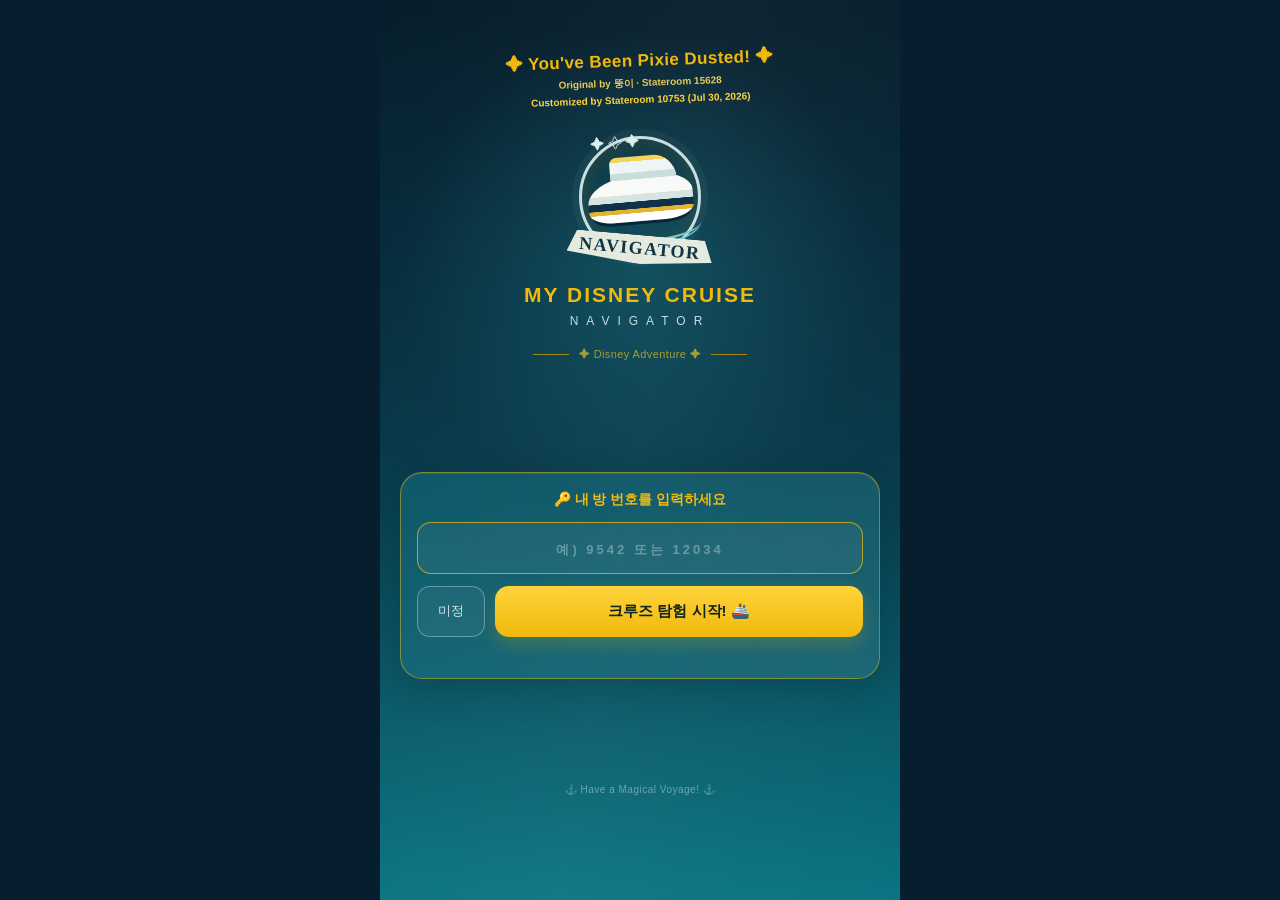
<file: index.html>
<!doctype html>
<html lang="ko">
<head>
  <meta charset="utf-8">
  <meta name="viewport" content="width=device-width,initial-scale=1,viewport-fit=cover">
  <title>My Disney Cruise Navigator</title>
  <style>
    :root{--navy:#061e2d;--teal:#0a6476;--teal2:#0d7d8c;--gold:#f0b90b;--gold2:#ffd43b;--pale:#b7d9df;--white:#f7fbfc}*{box-sizing:border-box}html,body{margin:0;min-height:100%;font-family:-apple-system,BlinkMacSystemFont,"Segoe UI",sans-serif;background:#061e2d;color:var(--white)}body{display:flex;justify-content:center}.gate{position:relative;width:min(100%,520px);min-height:100vh;padding:34px 20px max(22px,env(safe-area-inset-bottom));overflow:hidden;background:radial-gradient(circle at 50% 30%,rgba(21,129,145,.34),transparent 35%),linear-gradient(180deg,#061d2b 0%,#06394a 52%,#0b7482 100%)}.gate:before{content:"";position:absolute;inset:0;background:linear-gradient(100deg,transparent,rgba(255,255,255,.035),transparent);pointer-events:none}.top{text-align:center;position:relative;z-index:1}.arc{margin:15px auto 8px;max-width:390px;color:var(--gold);font-weight:900;line-height:1.4;transform:rotate(-2deg)}.arc strong{display:block;font-size:17px;letter-spacing:.4px}.arc span{display:block;font-size:10px;margin-top:3px}.arc .original{color:#e7c95b}.arc .custom{color:#ffd43b}.emblem{width:150px;height:150px;margin:15px auto 8px;position:relative;display:grid;place-items:center}.moon{position:absolute;inset:14px;border:3px solid #c8dfe1;border-radius:50%;box-shadow:0 0 0 7px rgba(255,255,255,.04),inset 0 0 22px rgba(240,185,11,.12)}.ship{position:absolute;width:105px;height:48px;border-radius:58% 42% 28% 24%;background:linear-gradient(#f7faf7 0 43%,#d6e5df 44% 58%,#0f314a 59% 73%,#e4b431 74% 82%,#fff 83%);transform:rotate(-5deg);box-shadow:0 7px 0 -4px #08253a}.ship:before{content:"";position:absolute;width:66px;height:23px;right:15px;top:-17px;border-radius:7px 24px 0 0;background:linear-gradient(#f5d35b 0 20%,#edf6f4 21%);box-shadow:inset 0 -7px #c9dddb}.ship:after{content:"✦  ✧  ✦";position:absolute;left:7px;top:-40px;color:#d9f0ef;font-size:14px}.waveMark{position:absolute;width:122px;height:42px;bottom:23px;border-bottom:8px double #78c9c8;border-radius:50%;transform:rotate(-6deg)}.badge{position:absolute;bottom:8px;padding:3px 12px 5px;background:#e5eadf;color:#123344;font-family:Georgia,serif;font-size:18px;font-weight:900;letter-spacing:1.5px;transform:rotate(5deg);clip-path:polygon(6% 0,94% 0,100% 75%,50% 100%,0 75%)}h1{margin:11px 0 0;color:var(--gold);font-size:21px;letter-spacing:2px}h2{margin:7px 0 0;color:#c9dce1;font-size:12px;font-weight:500;letter-spacing:8px}.sub{margin-top:20px;color:#a39d36;font-size:11px;letter-spacing:.4px}.sub:before,.sub:after{content:"";display:inline-block;width:36px;height:1px;background:#a98516;vertical-align:middle;margin:0 10px}.entry{position:relative;z-index:1;margin-top:112px;padding:18px 16px 15px;border:1px solid rgba(240,185,11,.48);border-radius:22px;background:linear-gradient(145deg,rgba(18,112,128,.55),rgba(57,133,146,.38));box-shadow:inset 0 1px rgba(255,255,255,.11),0 12px 34px rgba(0,0,0,.16)}label{display:block;text-align:center;color:var(--gold);font-size:14px;font-weight:900;margin-bottom:13px}input{width:100%;height:52px;border:1.5px solid rgba(240,185,11,.72);border-radius:14px;background:rgba(255,255,255,.05);color:#fff;text-align:center;font-size:20px;font-weight:900;letter-spacing:4px;outline:none}input::placeholder{color:rgba(205,225,230,.42);font-size:13px;letter-spacing:3px}.row{display:grid;grid-template-columns:68px 1fr;gap:10px;margin-top:12px}.status{display:grid;place-items:center;height:51px;border:1px solid rgba(191,225,229,.42);border-radius:13px;background:rgba(255,255,255,.05);color:#d6e5e8;font-size:13px}.start{height:51px;border:0;border-radius:14px;background:linear-gradient(180deg,var(--gold2),var(--gold));color:#10251f;font-size:15px;font-weight:900;box-shadow:0 7px 18px rgba(240,185,11,.22);cursor:pointer}.error{min-height:18px;margin:8px 2px 0;text-align:center;color:#ffe3aa;font-size:11px}.foot{position:relative;z-index:1;text-align:center;margin-top:105px;color:rgba(190,222,226,.52);font-size:10px;letter-spacing:.5px}@media(max-height:760px){.gate{padding-top:18px}.entry{margin-top:65px}.foot{margin-top:55px}.emblem{width:125px;height:125px}.arc{margin-top:5px}}
  </style>
</head>
<body>
  <main class="gate">
    <section class="top">
      <div class="arc"><strong>✦ You've Been Pixie Dusted! ✦</strong><span class="original">Original by 뚱이 · Stateroom 15628</span><span class="custom">Customized by Stateroom 10753 (Jul 30, 2026)</span></div>
      <div class="emblem"><div class="moon"></div><div class="ship"></div><div class="waveMark"></div><div class="badge">NAVIGATOR</div></div>
      <h1>MY DISNEY CRUISE</h1><h2>NAVIGATOR</h2><div class="sub">✦ Disney Adventure ✦</div>
    </section>
    <section class="entry">
      <label for="room">🔑 내 방 번호를 입력하세요</label>
      <input id="room" inputmode="numeric" autocomplete="off" placeholder="예) 9542 또는 12034" maxlength="5">
      <div class="row"><div class="status" id="status">미정</div><button class="start" id="start">크루즈 탐험 시작! 🚢</button></div>
      <div class="error" id="error"></div>
    </section>
    <footer class="foot">⚓ Have a Magical Voyage! ⚓</footer>
  </main>
<script>
const room=document.getElementById('room'),status=document.getElementById('status'),error=document.getElementById('error');
const saved=localStorage.getItem('stateroomNumber');if(saved){room.value=saved;status.textContent='Deck '+saved.slice(0,-3)}
room.addEventListener('input',()=>{room.value=room.value.replace(/\D/g,'').slice(0,5);status.textContent=room.value.length>=4?'Deck '+room.value.slice(0,-3):'미정';error.textContent=''});
function enter(){const value=room.value.trim();if(value.length<4){error.textContent='객실 번호를 4~5자리 숫자로 입력해 주세요.';room.focus();return}localStorage.setItem('stateroomNumber',value);location.href='home.html'}
document.getElementById('start').addEventListener('click',enter);room.addEventListener('keydown',e=>{if(e.key==='Enter')enter()});
</script>
</body>
</html>
</file>
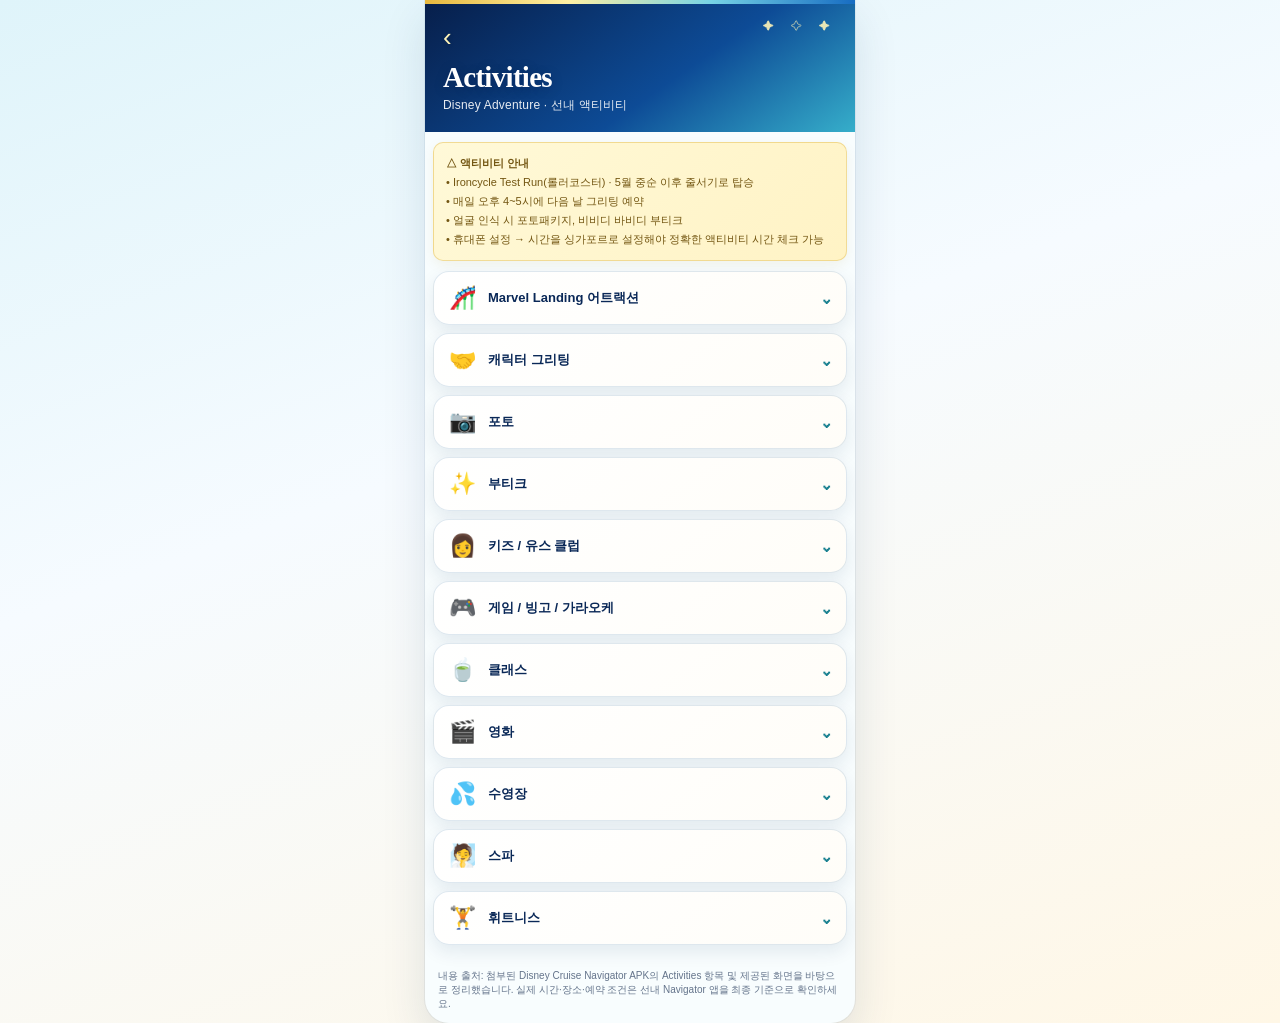
<file: adventure.html>
<!doctype html>
<html lang="ko"><head><link rel="stylesheet" href="cruise-theme.css"><meta charset="utf-8"><meta name="viewport" content="width=device-width,initial-scale=1,viewport-fit=cover"><title>Disney Adventure · 액티비티</title><style>
:root{--navy:#102c5b;--blue:#1569ca;--ink:#13233e;--muted:#64738d;--line:#dbe7ef;--teal:#137d8d}*{box-sizing:border-box}body{margin:0;background:#eaf8fa;color:var(--ink);font-family:-apple-system,BlinkMacSystemFont,"Segoe UI",sans-serif}.page{max-width:430px;min-height:100vh;margin:auto;background:#f8fdfe}.head{padding:18px;color:#fff;background:linear-gradient(145deg,#0c2355,#1262b9 65%,#50b6d8)}.back{color:#fff;text-decoration:none;font-size:26px}.head h1{margin:8px 0 3px;font-family:Georgia,serif;font-size:29px}.head p{margin:0;font-size:12px;opacity:.9}.notice{margin:10px 8px;padding:11px 12px;border:1px solid #92c9d5;border-radius:10px;background:#e4f5f8;color:#166879;font-size:11px;line-height:1.72}.accordions{display:grid;gap:8px;padding:0 8px 24px}.group{border-radius:14px;background:#fff;box-shadow:0 5px 14px #245d7220;overflow:hidden}.group summary{display:flex;align-items:center;gap:12px;padding:14px;list-style:none;cursor:pointer;font-size:13px;font-weight:900}.group summary::-webkit-details-marker{display:none}.group > summary:after{content:'⌄';margin-left:auto;color:var(--teal);font-size:19px}.group[open] > summary:after{content:'⌃'}.emoji{font-size:22px;line-height:1}.group-body{padding:0 10px 11px;border-top:1px solid #ebf0f3}.subhead{margin-top:9px;padding:8px 10px;border-left:3px solid var(--teal);background:#e4f0f2;font-size:12px;font-weight:900}.item{margin-top:8px;padding:10px;border:1px solid #a5d2dc;border-radius:8px;background:#fff}.item strong{display:block;color:#177688;font-size:12px}.item p{margin:4px 0 0;color:#617089;font-size:11px;line-height:1.45}.item summary{display:block;list-style:none;cursor:pointer}.item summary::-webkit-details-marker{display:none}.item summary:after{content:'⌄';float:right;color:var(--teal);font-size:17px}.item[open] > summary:after{content:'⌃'}.item-details{margin-top:8px;padding-top:7px;border-top:1px solid #e6eef0;color:#53637a;font-size:11px;line-height:1.55}.item-details b{color:#177688}.bullets{margin:5px 0 0;padding-left:14px;color:#53637a;font-size:11px;line-height:1.6}.meta{display:flex;gap:5px;flex-wrap:wrap;margin-top:6px}.meta span{padding:3px 6px;border-radius:99px;background:#edf7f9;color:#407080;font-size:10px;font-weight:800}.tip{margin-top:7px!important;padding:7px 8px;border-radius:7px;background:#fff6db;color:#705711}.source{margin:0 13px 12px;color:#718096;font-size:10px;line-height:1.4}.nav{position:sticky;bottom:0;display:flex;justify-content:space-around;padding:8px 20px calc(8px + env(safe-area-inset-bottom));border-top:1px solid var(--line);background:#fffffff2;color:#77849a;font-size:10px;text-align:center}.nav a{color:inherit;text-decoration:none}.nav a.active{color:var(--blue);font-weight:900}.nav span{display:block;font-size:18px;line-height:22px}
</style></head><body><main class="page"><header class="head"><a class="back" onclick="if(history.length>1){history.back();return false}" href="home.html">‹</a><h1>Activities</h1><p>Disney Adventure · 선내 액티비티</p></header>
<aside class="notice"><b>△ 액티비티 안내</b><br>• Ironcycle Test Run(롤러코스터) · 5월 중순 이후 줄서기로 탑승<br>• 매일 오후 4~5시에 다음 날 그리팅 예약<br>• 얼굴 인식 시 포토패키지, 비비디 바비디 부티크<br>• 휴대폰 설정 → 시간을 싱가포르로 설정해야 정확한 액티비티 시간 체크 가능</aside>
<section class="accordions">
<details class="group"><summary><span class="emoji">🎢</span>Marvel Landing 어트랙션</summary><div class="group-body"><article class="item"><strong>Ironcycle Test Run (롤러코스터)</strong><p>디즈니 크루즈 최초의 바다 위 롤러코스터</p><div class="meta"><span>📍 Marvel Landing</span><span>줄서기 탑승</span></div><p class="tip">5월 중순 이후에는 현장 줄서기로 탑승합니다.</p></article><article class="item"><strong>Pym Quantum Racers</strong><p>앤트맨의 미니카를 타고 장난감 트랙을 달리는 라이드</p><div class="meta"><span>📍 Marvel Landing</span></div></article><article class="item"><strong>Groot Galaxy Spin</strong><p>가디언즈 오브 갤럭시 테마로, 음악에 맞춰 회전하는 라이드</p><div class="meta"><span>📍 Marvel Landing</span></div></article></div></details>
<details class="group"><summary><span class="emoji">🤝</span>캐릭터 그리팅</summary><div class="group-body"><div class="subhead">예약(무료)</div><ul class="bullets"><li>정책 변경: 2026/4 중순부터 항구 예약 차단</li><li>현재: 승선 + 안전 드릴 스테이션 등록 후 오후 4시~5시 사이 예약창 오픈</li><li>캐릭터당 1회 예약 가능, 노쇼 시 재예약 불가</li><li>가족 1명 예약 시 모든 동반자 사인 있음</li></ul><article class="item"><strong>Royal Gathering</strong><p>공주 3명 동시 만남(매일 다른 조합)</p></article><article class="item"><strong>캐릭터 그리팅 (Meet & Greet)</strong><p>미키, 미니, 도날드, 데이지, 구피, 베이맥스(사인불가), 더피&셸리메이(사인불가)</p></article><div class="subhead">예약 없이 만나는 캐릭터</div><ul class="bullets"><li>☀️ 핫스팟: Deck 6/7/10/18</li><li>🕘 오전 10시 전후, 오후 3~4시 전후, 가든·마블 공연 전</li></ul><article class="item"><strong>공주/프린세스</strong><p>아리엘, 라푼젤, 자스민, 신데렐라, 백설공주, 티아나 등</p></article><article class="item"><strong>미키와 친구들</strong><p>미키, 미니, 플루토, 도날드 등</p></article><article class="item"><strong>마블</strong><p>스파이더맨, 로키, 앤트맨 등</p></article><div class="subhead">셀피 (Selfie at Sea)</div><a class="item" style="display:block;text-decoration:none" href="deck-plan.html?q=Wayfinder%20Bay"><strong>Selfie at Sea: 모아나</strong><p>Wayfinder Bay · 클릭하면 덱 플랜에서 위치를 표시합니다.</p><div class="meta"><span>📍 Wayfinder Bay</span></div></a><a class="item" style="display:block;text-decoration:none" href="deck-plan.html?q=Garden%20Stage"><strong>Selfie at Sea: 캡틴 잭 스패로우</strong><p>Garden Stage · 클릭하면 덱 플랜에서 위치를 표시합니다.</p><div class="meta"><span>📍 Garden Stage</span></div></a><a class="item" style="display:block;text-decoration:none" href="deck-plan.html?q=Garden%20Stage"><strong>Selfie at Sea: 미키와 친구들</strong><p>Garden Stage · 클릭하면 덱 플랜에서 위치를 표시합니다.</p><div class="meta"><span>📍 Garden Stage</span></div></a><a class="item" style="display:block;text-decoration:none" href="deck-plan.html?q=Garden%20Stage"><strong>Selfie at Sea: 더피와 친구들</strong><p>Garden Stage · 클릭하면 덱 플랜에서 위치를 표시합니다.</p><div class="meta"><span>📍 Garden Stage</span></div></a><a class="item" style="display:block;text-decoration:none" href="deck-plan.html?q=Garden%20Stage"><strong>Selfie at Sea: 우디와 버즈</strong><p>Garden Stage · 클릭하면 덱 플랜에서 위치를 표시합니다.</p><div class="meta"><span>📍 Garden Stage</span></div></a><div class="subhead">정찬 식당 캐릭터 등장</div><details class="item"><summary><strong>미키 · 미니 · 도날드 · 데이지</strong><p>Navigator’s Club / Hollywood Spotlight Club</p></summary><div class="item-details"><b>✅ 등장 식당</b><br>Navigator’s Club<br>Hollywood Spotlight Club<br><br><b>🎭 형식</b><br>웰컴 그리팅 + 라이브 뮤지컬<br><br><b>❌ 미등장</b><br>Animator's Palate / Animator's Table<br>Pixar Market / Enchanted Summer</div></details><div class="subhead">댄스 파티</div><a class="item" style="display:block;text-decoration:none" href="deck-plan.html?q=Garden%20Stage"><strong>캐릭터 댄스 파티: 도날드, 데이지, 구피, 플루토 등</strong><p>Garden Stage, 6:00PM~6:30PM, 8:30PM~9:00PM(Day2)</p><div class="meta"><span>📍 Garden Stage · 클릭하면 덱 플랜에서 위치를 표시합니다.</span></div></a><div class="subhead">유료</div><details class="item"><summary><strong>Royal Society for Friendship and Tea</strong><p><a href="deck-plan.html?q=Royal%20Court" style="color:#177688;text-decoration:none">📍 Royal Court (Deck 6 MID) · 위치 보기</a></p></summary><div class="item-details"><b>💵 가격</b><br>어린이 $275<br>동반 보호자 $75<br><br><b>🎭 형식</b><br>공주들이 무대 공연<br>가족별 테이블에서 티 마심<br>공주별로 사진과 찍고 싶은 경우 로열 개더링 추천(무료)</div></details></div></details>
<details class="group"><summary><span class="emoji">📷</span>포토</summary><div class="group-body"><details class="item"><summary><strong>포토 패키지</strong></summary><div class="item-details"><b>📦 안내</b><br>• 디즈니 크루즈에서는 항차 내 모든 사진 촬영 사진을 패키지로 구매 가능<br>&nbsp;&nbsp;– 1장: $20, 10장: $150<br>&nbsp;&nbsp;– 무제한 3박: $199.95(사전 구매 시 $169.95)<br>&nbsp;&nbsp;– 무제한 패키지(4박): $239.95(사전 구매 시 $203.95)<br>• 디너 정찬 시 사진과 놀이디너 사진 찍어줌<br>• 캐릭터 그리팅, 스케줄표의 포토 이벤트 등에서 촬영한 사진이 패키지에 포함<br>• 비비디 바비디 부티크, Disney Studio, Royal Studio에서는 사진 추가 촬영 가능<br>• 가족들의 여러 방 예약한 경우 1방만 신청하고 나머지는 선내 후 50%에 신청 가능(가족관)<br>• 배에서 내려서 포토 패키지 사진 한 번에 다운로드 받는 방법<br>&nbsp;&nbsp;– https://disneycruise.disney.go.com/ 접속 → Already Booked → my cruise photos<br>&nbsp;&nbsp;– 하선 후 48시간 이후 순차적 업데이트</div></details><details class="item"><summary><strong>포토 스팟</strong></summary><div class="item-details"><b>📍 시그니처 스팟</b><br>• Sorcerer Mickey Topiary — Disney Imagination Garden (Deck 10)<br>• Dory &amp; Nemo Statue — Disney Discovery Reef (Deck 15)<br>• Thor's Hammer Mjolnir — Escalator Landing<br>• Photos with a Touch of Magic! — Gangway Deck 7 Forward Port Side<br><br><b>📸 포토 스튜디오</b><br>• Pics Photo Shop / Pics Photo Observatory (Deck 7) — Lightsaber, Rapunzel's Lantern, Magic Shot<br>• Disney Studio — Disney Princess Inspired Portraits<br>• Royal Studio — Marvel Inspired Portraits<br><br><b>💡 팁</b><br>시간대별 포토세션 운영 → 네비게이터 앱 확인</div></details></div></details>
<details class="group"><summary><span class="emoji">✨</span>부티크</summary><div class="group-body"><details class="item"><summary><strong>Bibbidi Bobbidi Boutique</strong><p><a href="deck-plan.html?q=Bibbidi%20Bobbidi%20Boutique" style="color:#177688;text-decoration:none">📍 Deck 7 MID · 위치 보기</a></p></summary><div class="item-details"><b>👧 여아 패키지</b><br>프린세스 헤어 + 메이크업 + 코스튬: $230<br>프린세스 헤어 + 메이크업: $120<br>캡틴 미니 (해적 의상 포함): $230<br><br><b>👦 남아 패키지</b><br>캡틴 미키(의상도 가능): $180<br>어드벤처(기사 헤어 + 무기 + 티셔츠): $60<br><br><b>🔢 예약</b><br>예약 오픈: 75일 전<br>24시간 전까지 최소 가능<br>성수기: 요청 시 받기 정도<br><br><b>💡 후기 · 팁</b><br>한국에서 퀄리티 좋은 드레스 챙기는 게 가성비<br>공주님은 업체에 문의하기<br>가능하면 2일차 오전 예약으로 항해 내내 의상 사용<br>헤어+메이크업은 10~15분, 코스튬 입는 시간이 많이 소요됨</div></details><details class="item"><summary><strong>Marvel Style Studio</strong><p><a href="deck-plan.html?q=Marvel%20Style%20Studio" style="color:#177688;text-decoration:none">📍 Deck 6 MID · 위치 보기</a></p></summary><div class="item-details"><b>💵 가격</b><br>메이크업 + 마블 핀: $70<br>메이크업 + 코스튬 + 인피니티 스톤 핀: 아동 $140 / 성인 $160<br>메이크업 + 코스튬 + 마블 핀 + 인피니티 스톤 핀: $230<br><br><b>💡 후기</b><br>후기 호불호 큼</div></details></div></details>
<details class="group"><summary><span class="emoji">👩</span>키즈 / 유스 클럽</summary><div class="group-body"><a class="item" style="display:block;text-decoration:none" href="deck-plan.html?q=It%27s%20a%20small%20world%20Nursery"><strong>It's a small world Nursery</strong><p>영아 (6개월~만 3세) · Deck 8 MID · 유료</p><div class="meta"><span>📍 위치 보기</span></div></a><details class="item"><summary><strong>Disney's Oceaneer Club</strong><p><a href="deck-plan.html?q=Disney%27s%20Oceaneer%20Club" style="color:#177688;text-decoration:none">📍 만 3~10세 · Deck 8 MID · 무료 · 위치 보기</a></p></summary><div class="item-details"><b>⛔ 입장 조건</b><br>만 3세 + 혼자 화장실 가능<br><br><b>🧳 운영</b><br>보호자 분리 운영<br>첫날 체크인 때 밴드 발급 $25<br>마지막 날은 반납하고 보증금 환불<br>오픈하우스 시간엔 보호자 동반 입장 가능 (오후 3~6시)<br><br><b>🎉 이벤트</b><br>슬라임 만들기 등 캐릭터 이벤트</div></details><a class="item" style="display:block;text-decoration:none" href="deck-plan.html?q=Vibe"><strong>Vibe</strong><p>14~17세 · Deck 7 AFT · 무료</p><div class="meta"><span>📍 위치 보기</span></div></a><a class="item" style="display:block;text-decoration:none" href="deck-plan.html?q=Edge"><strong>Edge</strong><p>11~13세 · Deck 7 AFT · 무료</p><div class="meta"><span>📍 위치 보기</span></div></a></div></details>
<details class="group"><summary><span class="emoji">🎮</span>게임 / 빙고 / 가라오케</summary><div class="group-body"><details class="item"><summary><strong>게임</strong></summary><div class="item-details"><article class="item"><strong>🎯 Hiro Training Zone</strong><p><a href="deck-plan.html?q=Big%20Hero%20Arcade" style="color:#177688;text-decoration:none">📍 위치: Big Hero Arcade, Deck 7 AFT · 위치 보기</a></p><p>예약 게임 (그림 기다림)</p><p>메카리드 게임: 3 라운드, 각 1분 + 인트로/아웃트로, 팀당 5분</p></article><article class="item"><strong>🕹️ Big Hero Arcade</strong><p><a href="deck-plan.html?q=Big%20Hero%20Arcade" style="color:#177688;text-decoration:none">📍 위치: Deck 7 AFT (San Fransokyo Street) · 위치 보기</a></p><p>게임 카드로 찍고 진행</p></article></div></details><details class="item"><summary><strong>빙고</strong></summary><div class="item-details"><article class="item"><strong><a href="deck-plan.html?q=D%20Lounge" style="color:#177688;text-decoration:none">📍 D Lounge, Deck 7 MID · 위치 보기</a></strong><p><b>💰 Mega Jackpot Bingo (날짜별 상금 증가)</b><br>Day 2: $2,500 Mega Jackpot — 3:45 PM ~ 4:30 PM<br>Day 3: $5,000 Mega Jackpot — 3:45 PM ~ 4:30 PM<br>Day 4: $10,000 Mega Jackpot — 10:15 AM ~ 11:00 AM</p><p><b>👨‍👩‍👧‍👦 Family Bingo</b><br>Day 4: 3:45 PM ~ 4:30 PM</p><p class="tip"><b>💡 진행 방식</b><br>유료 — 종이판 구매 또는 태블릿 대여(태블릿 추천)<br>5$부터, 1~7장 숫자 사용하며 숫자는 진행자가 전자식으로 추첨<br>100불 패키지가 가성비 좋음</p></article></div></details><details class="item"><summary><strong>가라오케</strong></summary><div class="item-details"><article class="item"><strong><a href="deck-plan.html?q=D%20Lounge" style="color:#177688;text-decoration:none">📍 D Lounge, Deck 7 MID · 위치 보기</a></strong><p><b>🎙️ Family Superstar Karaoke (전 연령)</b><br>Day 2: 6:00 PM ~ 7:15 PM · 8:15 PM ~ 9:15 PM<br>Day 3: 6:00 PM ~ 7:15 PM<br>Day 4: 6:15 PM ~ 7:15 PM · 8:15 PM ~ 9:45 PM</p><p><b>🌙 Krazy Karaoke (18+)</b><br>Day 2: 10:30 PM ~ 11:45 PM<br>Day 3: 12:00 AM ~ 1:00 AM<br>Day 4: 11:00 PM ~ 1:00 AM</p></article></div></details></div></details>
<details class="group"><summary><span class="emoji">🍵</span>클래스</summary><div class="group-body"><details class="item"><summary><strong>🥂 시음 클래스 (18+, 유료, 예약)</strong><p>Buccaneer Bar / Marvel Style Studio / Taverna Portorosso</p></summary><div class="item-details"><b>📅 Day 1</b><br>@ <a href="deck-plan.html?q=Buccaneer%20Bar" style="color:#177688">Buccaneer Bar 📍</a><br>· Champagne Tasting — 2:00 PM ~ 3:00 PM<br>@ <a href="deck-plan.html?q=Marvel%20Style%20Studio" style="color:#177688">Marvel Style Studio 📍</a><br>· Cognac Tasting — 10:00 PM ~ 11:00 PM<br><br><b>📅 Day 2</b><br>@ <a href="deck-plan.html?q=Buccaneer%20Bar" style="color:#177688">Buccaneer Bar 📍</a><br>· Stem to Stern (Wine) Tasting — 11:00 AM ~ 12:00 PM<br>· Chocolate and Liquor Tasting — 1:00 PM ~ 2:00 PM<br>· Mixology — 3:00 PM ~ 4:00 PM<br>@ Taverna Portorosso 📍<br>· Beer Tasting — 11:15 AM ~ 12:15 PM<br>@ <a href="deck-plan.html?q=Marvel%20Style%20Studio" style="color:#177688">Marvel Style Studio 📍</a><br>· The Whiskey Atelier — 9:30 PM ~ 10:30 PM<br><br><b>📅 Day 3</b><br>@ <a href="deck-plan.html?q=Buccaneer%20Bar" style="color:#177688">Buccaneer Bar 📍</a><br>· Champagne Tasting — 11:00 AM ~ 12:00 PM<br>· Stem to Stern (Wine) Tasting — 1:00 PM ~ 2:00 PM<br>· Mocktail Experience (무알콜) — 3:00 PM ~ 4:00 PM<br>@ Taverna Portorosso 📍<br>· Rum Tasting — 11:15 AM ~ 12:15 PM<br>@ <a href="deck-plan.html?q=Marvel%20Style%20Studio" style="color:#177688">Marvel Style Studio 📍</a><br>· Whisky Tasting — 10:00 PM ~ 11:00 PM<br><br><b>📅 Day 4</b><br>@ <a href="deck-plan.html?q=Buccaneer%20Bar" style="color:#177688">Buccaneer Bar 📍</a><br>· Stem to Stern (Wine) Tasting — 11:00 AM ~ 12:00 PM<br>· Champagne Tasting — 1:00 PM ~ 2:00 PM<br>· World of Gin — 3:00 PM ~ 4:00 PM<br>@ Taverna Portorosso 📍<br>· Beer Tasting — 11:15 AM ~ 12:15 PM<br>@ <a href="deck-plan.html?q=Marvel%20Style%20Studio" style="color:#177688">Marvel Style Studio 📍</a><br>· The Whiskey Atelier — 10:00 PM ~ 11:00 PM</div></details><details class="item"><summary><strong>🧵 가족 크래프트</strong><p>Animator's Palate / Town Square</p></summary><div class="item-details"><b>👨‍👩‍👧‍👦 Family Crafts</b><br>@ <a href="deck-plan.html?q=Animators%20Palate" style="color:#177688">Animator's Palate 📍</a><br>· Day 2: 8:30 AM · 9:30 AM · 10:30 AM · 11:30 AM · 12:30 PM · 1:30 PM · 2:30 PM<br>· Day 3: 8:30 AM · 9:30 AM · 10:30 AM · 11:30 AM · 12:30 PM · 1:30 PM · 2:30 PM<br>· Day 4: 9:00 AM · 10:00 AM · 11:00 AM · 12:00 PM · 1:00 PM · 2:00 PM<br><br><b>📄 Origami Creations (종이접기)</b><br>@ <a href="deck-plan.html?q=Town%20Square" style="color:#177688">Town Square 📍</a><br>· Day 2: 1:00 PM · 2:00 PM · 3:00 PM<br>· Day 3: 12:45 PM · 1:45 PM · 2:45 PM · 3:45 PM<br><br><b>💡 메모</b><br>로열 슬롯이 많아 시간대 자유 선택 가능</div></details><details class="item"><summary><strong>🎨 성인 크래프트 (18+)</strong><p><a href="deck-plan.html?q=D%20Lounge" style="color:#177688">📍 D Lounge, Deck 7 MID · 위치 보기</a></p></summary><div class="item-details"><b>🖌️ Crafts (18+)</b><br>Day 2: 12:00 PM ~ 12:45 PM · 1:00 PM ~ 1:45 PM<br>Day 3: 12:15 PM ~ 1:00 PM<br>Day 4: 1:00 PM ~ 1:30 PM<br><br><b>📄 Crafts: Origami Creations (18+)</b><br>Day 4: 1:45 PM ~ 2:30 PM<br><br><b>🎨 진행 내용</b><br>마그넷 색칠하기, 아크릴 모아먼트 색칠하기 등</div></details><details class="item"><summary><strong>🧻 타올·냅킨 폴딩</strong><p><a href="deck-plan.html?q=D%20Lounge" style="color:#177688">📍 D Lounge, Deck 7 MID · 위치 보기</a></p></summary><div class="item-details"><b>🧺 Towel Folding (타월 접기)</b><br>Day 2: 9:00 AM ~ 9:45 AM · 9:45 AM ~ 10:30 AM<br>Day 4: 11:30 AM ~ 12:00 PM · 12:15 PM ~ 12:45 PM<br><br><b>🏳️ Napkin Folding (냅킨 접기)</b><br>Day 3: 9:00 AM ~ 9:45 AM · 9:45 AM ~ 10:30 AM</div></details></div></details>
<details class="group"><summary><span class="emoji">🎬</span>영화</summary><div class="group-body">
<details class="item"><summary><strong>Baymax Cinemas</strong><p><a href="deck-plan.html?q=Baymax%20Cinemas" style="color:#177688;text-decoration:none">📍 Deck 7 AFT · 위치 보기</a> · 무료 · 자막 없음</p></summary><div class="item-details"><b>🎥 스크린</b><br>Baymax Cinema 1, 2, 3, 4<br><br><b>🎞️ 상영작(2026년 5월 기준)</b><br>Zootopia 2<br>Big Hero 6<br>Hoppers<br>WALL-E<br>The Devil Wears Prada 2<br>Star Wars: The Mandalorian and Grogu<br>Hannah Montana 20th Anniversary Special<br>Atlantis: The Lost Empire (25th Anniversary)</div></details>
<details class="item"><summary><strong>Adventure Vision</strong><p>Deck 17 MID/AFT · 클래식·과거 디즈니 영화</p></summary><div class="item-details"><b>🎞️ 상영작(2026년 5월 기준)</b><br>Cinderella<br>CoCo<br>The Lion King<br>Tangled<br>Beauty &amp; The Beast<br>A Goofy Movie<br>Avengers: Age of Ultron<br>Ratatouille<br>Meet the Robinsons<br>Turning Red<br>Mulan<br>Maleficent</div></details>
<details class="item"><summary><strong>Wayfinder Bay 야외 스크린</strong><p><a href="deck-plan.html?q=Wayfinder%20Bay" style="color:#177688;text-decoration:none">📍 Deck 10 AFT · 위치 보기</a> · Movies Under the Stars</p></summary><div class="item-details"><b>🎞️ 상영작(2026년 5월 기준)</b><br>Lilo &amp; Stitch<br>Elemental<br>Monster, Inc.<br>Moana<br>Pirates of the Caribbean<br>Finding Nemo<br>Monsters University<br>Encanto<br>Finding Dory<br>Frozen 2<br>Wish<br>Luca<br>Muppets Treasure Island<br>Jungle Cruise<br>The Little Mermaid<br>Descendants</div></details>
</div></details>
<details class="group"><summary><span class="emoji">💦</span>수영장</summary><div class="group-body"><p class="tip">🚨 기저귀 아이는 일반 수영장 불가. Toy Story Splash Pad만 가능.</p>
<a class="item" style="display:block;text-decoration:none" href="deck-plan.html?q=Sunnyside%20Family%20Pool"><strong>Sunnyside Family Pool</strong><p>Deck 17 · 8AM~10PM · 메인 가족 풀 · 📍 위치 보기</p></a>
<a class="item" style="display:block;text-decoration:none" href="deck-plan.html?q=Woody%20and%20Jessies%20Wild%20Slides"><strong>Woody and Jessie's Wild Slides</strong><p>Deck 17 · 9AM~7PM · 워터슬라이드 · 122cm 이상 · 📍 위치 보기</p></a>
<a class="item" style="display:block;text-decoration:none" href="deck-plan.html?q=Flying%20Saucer%20Splash%20Zone"><strong>Flying Saucer Splash Zone</strong><p>Deck 17 · 9AM~7PM · 만 8세까지 가능 · 📍 위치 보기</p></a>
<a class="item" style="display:block;text-decoration:none" href="deck-plan.html?q=Toy%20Story%20Splash%20Pad"><strong>Toy Story Splash Pad</strong><p>Deck 17 · 방수기저귀 아이 가능 · 📍 위치 보기</p></a>
<a class="item" style="display:block;text-decoration:none" href="deck-plan.html?q=Wayfinder%20Beach"><strong>Wayfinder Beach</strong><p>Deck 10 · 11:30AM~11:00PM · 📍 위치 보기</p></a>
<a class="item" style="display:block;text-decoration:none" href="deck-plan.html?q=Infinity%20Pool"><strong>Infinity Pool</strong><p>Deck 18 · 9:30AM~11:00PM · 성인 전용 · 📍 위치 보기</p></a>
</div></details>
<details class="group"><summary><span class="emoji">🧖</span>스파</summary><div class="group-body">
<a class="item" style="display:block;text-decoration:none" href="deck-plan.html?q=Infinite%20Bliss%20Spa"><strong>Infinite Bliss Spa - Elemis at Sea</strong><p>Deck 10 · 8AM~10PM · 별도 예약 필수 · 📍 위치 보기</p></a>
<a class="item" style="display:block;text-decoration:none" href="deck-plan.html?q=Opulence%20Spa"><strong>Opulence Spa - Elemis at Sea</strong><p>Deck 18 · 8AM~10PM · 컨시어지 전용 · 📍 위치 보기</p></a>
</div></details>
<details class="group"><summary><span class="emoji">🏋️</span>휘트니스</summary><div class="group-body">
<a class="item" style="display:block;text-decoration:none" href="deck-plan.html?q=Fitness%20Center"><strong>Fitness Center</strong><p>Deck 10 · 6AM~10PM · 무료이용 · 운동복 챙겨야 함 · 📍 위치 보기</p></a>
<a class="item" style="display:block;text-decoration:none" href="deck-plan.html?q=Concierge%20Fitness%20Center"><strong>Concierge Fitness Center</strong><p>Deck 18 · 6AM~10PM · 컨시어지 전용 · 📍 위치 보기</p></a>
<a class="item" style="display:block;text-decoration:none" href="deck-plan.html?q=Running%20Track"><strong>Running Track</strong><p>Deck 18 · 무료이용 · 📍 위치 보기</p></a>
</div></details>
</section><p class="source">내용 출처: 첨부된 Disney Cruise Navigator APK의 Activities 항목 및 제공된 화면을 바탕으로 정리했습니다. 실제 시간·장소·예약 조건은 선내 Navigator 앱을 최종 기준으로 확인하세요.</p></main>
<script>document.addEventListener('DOMContentLoaded',()=>{const places=['Marvel Landing','Wayfinder Bay','Garden Stage','Bibbidi Bobbidi Boutique','Marvel Style Studio','Big Hero Arcade','D Lounge','Buccaneer Bar','Town Square',"Animator's Palate","Animator’s Palate","Disney's Oceaneer Club","it's a small world Nursery",'Vibe','Edge','Baymax Cinemas','Sunnyside Family Pool','Infinity Pool','Infinite Bliss Spa','Opulence Spa','Fitness Center','Concierge Fitness Center','Running Track','Walt Disney Theatre','Royal Court'];document.querySelectorAll('.item p,.meta span,.where').forEach(el=>{if(el.querySelector('a'))return;const name=places.find(x=>el.textContent.includes(x));if(name){const q=encodeURIComponent(name);el.innerHTML='<a href="deck-plan.html?q='+q+'" style="color:#177688;text-decoration:none">'+el.innerHTML+' · 위치 보기</a>'}})})</script>
</body></html>
</file>
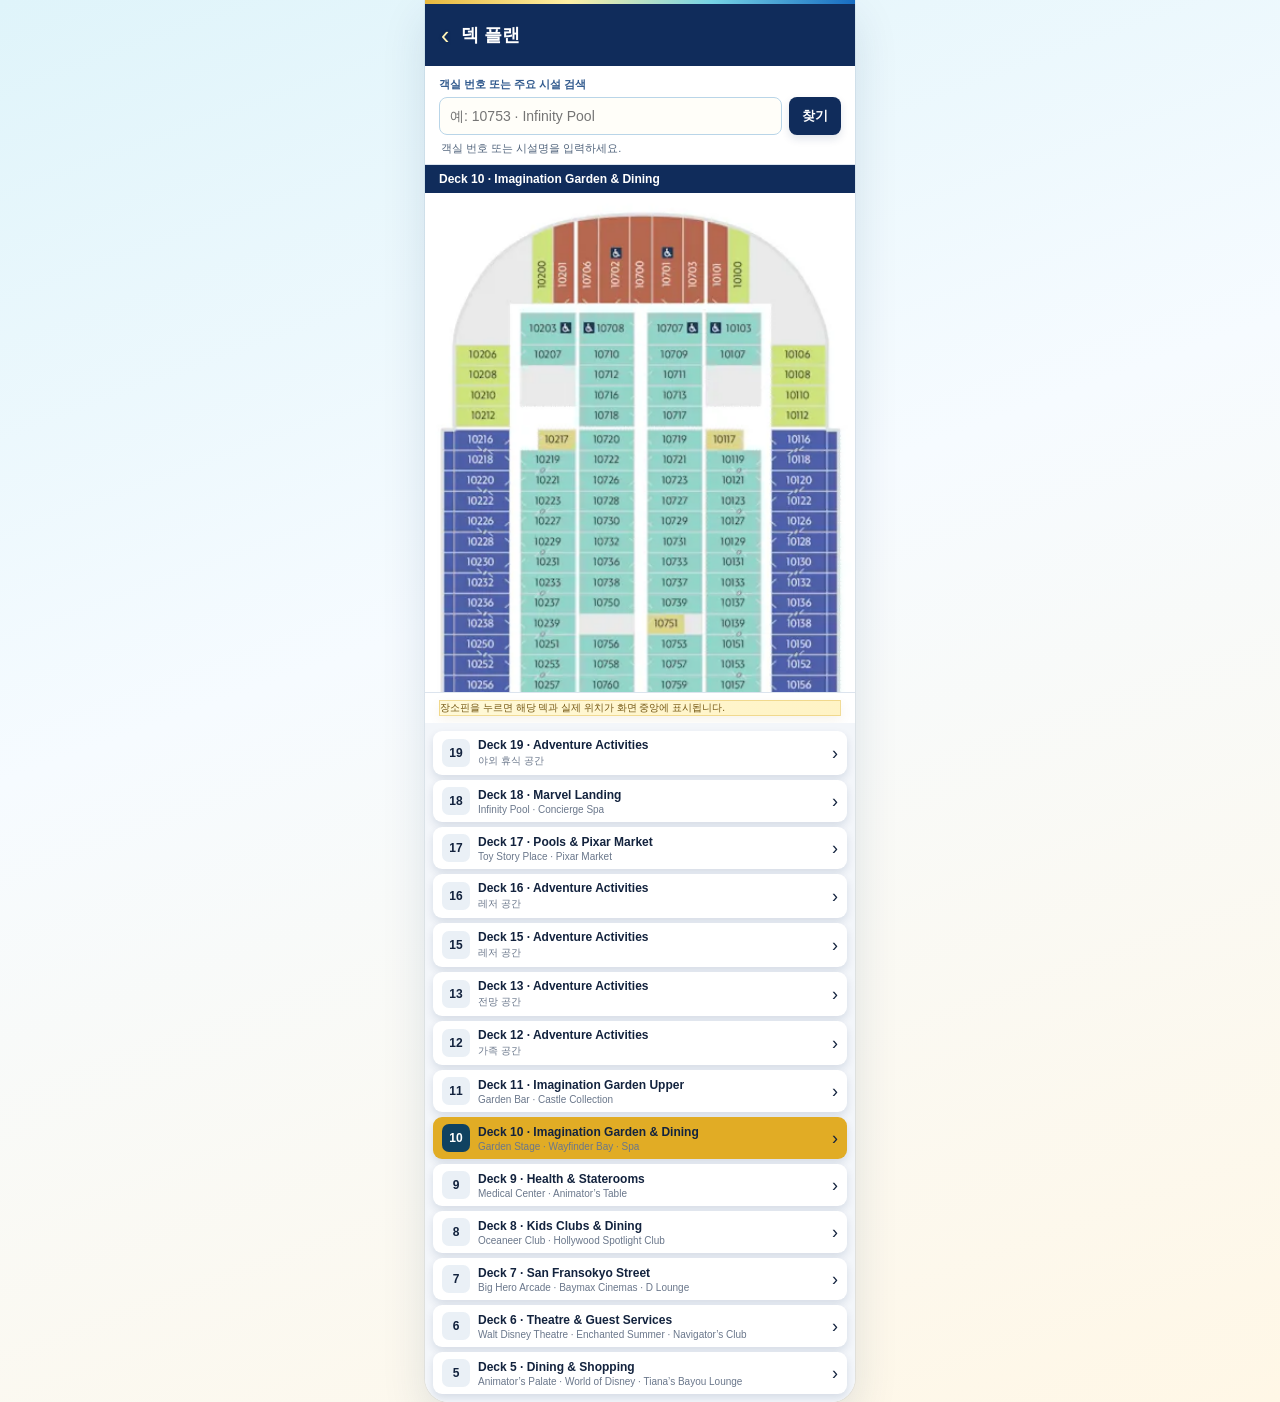
<file: deck-plan.html>
<!doctype html>
<html lang="ko">
<head>
<meta charset="utf-8"><meta name="viewport" content="width=device-width,initial-scale=1,viewport-fit=cover">
<title>Disney Adventure · 덱 플랜</title>
<link rel="stylesheet" href="cruise-theme.css">
<style>
:root{--navy:#102c5b;--gold:#e1ac25;--line:#dce4ee}*{box-sizing:border-box}body{margin:0;background:#f3f6fa;color:#13233e;font-family:-apple-system,BlinkMacSystemFont,"Segoe UI",sans-serif}.page{max-width:430px;min-height:100vh;margin:auto;background:#fff}.top{height:62px;background:var(--navy);color:#fff;display:flex;align-items:center;gap:12px;padding:0 16px;position:sticky;top:0;z-index:5}.back{color:#fff;text-decoration:none;font-size:25px}.top h1{font-size:18px;margin:0}.search{padding:11px 14px 8px;border-bottom:1px solid var(--line)}.search label{display:block;color:#315a8e;font-size:11px;font-weight:800;margin-bottom:5px}.row{display:flex;gap:7px}.row input{flex:1;min-width:0;height:38px;border:1px solid #b7cee6;border-radius:8px;padding:0 10px;font-size:14px}.row button{border:0;border-radius:8px;background:var(--navy);color:#fff;font-weight:800;padding:0 13px}.state{font-size:11px;color:#52657d;margin:6px 2px 0}.titlebar{background:var(--navy);color:#fff;padding:7px 14px;font-size:12px;font-weight:800}.map{height:500px;overflow:auto;background:#d5d5d5;border-bottom:1px solid var(--line);scroll-behavior:smooth}.canvas{position:relative;width:100%;min-height:100%}.canvas img{display:block;width:100%;height:auto;min-height:100%}.marker{position:absolute;display:none;width:24px;height:24px;border:2px solid #f15b42;border-radius:50%;background:rgba(241,91,66,.25);box-shadow:0 0 0 2px #fff,0 2px 7px #263e67;transform:translate(-50%,-50%);z-index:2;color:#fff;font-weight:900;text-align:center;line-height:20px}.tag{position:absolute;display:none;z-index:3;transform:translate(-50%,-135%);background:#102c5b;color:#fff;padding:5px 8px;border-radius:99px;font-size:11px;font-weight:800;white-space:nowrap}.hint{font-size:10px;color:#748199;margin:7px 14px}.list{display:grid;gap:5px;padding:8px;background:#f3f6fa}.deck{border:0;background:#fff;border-radius:9px;padding:7px 9px;display:flex;gap:8px;align-items:center;text-align:left;color:#13233e}.deck.active{background:var(--gold)}.num{width:28px;height:28px;border-radius:7px;background:#eaf0f6;display:grid;place-items:center;font-size:12px;font-weight:900}.deck.active .num{background:#104261;color:#fff}.copy{min-width:0;flex:1}.name{display:block;font-size:12px;font-weight:800}.detail{display:block;font-size:10px;color:#6a778b;margin-top:2px;white-space:nowrap;overflow:hidden;text-overflow:ellipsis}.arrow{margin-left:auto;font-size:18px}
</style>
</head>
<body><div class="page">
<header class="top"><a class="back" onclick="if(history.length>1){history.back();return false}" href="disney-adventure-singapore-guide.html">‹</a><h1>덱 플랜</h1></header>
<section class="search"><label for="query">객실 번호 또는 주요 시설 검색</label><div class="row"><input id="query" placeholder="예: 10753 · Infinity Pool"><button id="find">찾기</button></div><div id="state" class="state">객실 번호 또는 시설명을 입력하세요.</div></section>
<div id="title" class="titlebar"></div><div id="map" class="map"><div class="canvas"><img id="image" alt="덱 플랜"><i id="marker" class="marker">+</i><b id="tag" class="tag"></b></div></div><p class="hint">장소핀을 누르면 해당 덱과 실제 위치가 화면 중앙에 표시됩니다.</p><div id="list" class="list"></div>
</div>
<script src="deck-text-index.js"></script>
<script>
const decks=[5,6,7,8,9,10,11,12,13,15,16,17,18,19];let current=10;
const info={5:['Dining & Shopping','Animator’s Palate · World of Disney · Tiana’s Bayou Lounge'],6:['Theatre & Guest Services','Walt Disney Theatre · Enchanted Summer · Navigator’s Club'],7:['San Fransokyo Street','Big Hero Arcade · Baymax Cinemas · D Lounge'],8:['Kids Clubs & Dining','Oceaneer Club · Hollywood Spotlight Club'],9:['Health & Staterooms','Medical Center · Animator’s Table'],10:['Imagination Garden & Dining','Garden Stage · Wayfinder Bay · Spa'],11:['Imagination Garden Upper','Garden Bar · Castle Collection'],12:['Adventure Activities','가족 공간'],13:['Adventure Activities','전망 공간'],15:['Adventure Activities','레저 공간'],16:['Adventure Activities','레저 공간'],17:['Pools & Pixar Market','Toy Story Place · Pixar Market'],18:['Marvel Landing','Infinity Pool · Concierge Spa'],19:['Adventure Activities','야외 휴식 공간']};
const norm=v=>(v||'').toLowerCase().replace(/[^a-z0-9가-힣]/g,'');
const aliases={
'오셔니어 클럽':'disneys oceaneer club','oceaneer club':'disneys oceaneer club','인피니티 풀':'infinity pool','스파':'infinite bliss spa','피트니스':'fitness center','극장':'walt disney theatre','월트 디즈니 시어터':'walt disney theatre','애니메이터 팔레트':'animators palate','애니메이터 테이블':'animators table','티아나':'tianas bayou lounge','이매지네이션 가든':'imagination garden','가든 스테이지':'garden stage','웨이파인더 베이':'wayfinder bay','픽사 마켓':'pixar market','할리우드 스포트라이트':'hollywood spotlight club','네비게이터 클럽':'navigators club','인챈티드 서머':'enchanted summer','토이 스토리 플레이스':'toy story place'};
const places=[
['Walt Disney Theatre',5,49.5,23],['Animator’s Palate',5,50,78.8],['Tiana’s Bayou Lounge',5,51.7,47.3],['World of Disney',5,24.5,47.2],
['Enchanted Summer',6,47.6,43.9],['Navigator’s Club',6,50.4,78.2],['Buccaneer Bar',6,9.2,71.2],['Town Square',6,40,56.7],['Marvel Style Studio',6,91.5,71.5],
['Bibbidi Bobbidi Boutique',7,24.6,45.6],['D Lounge',7,70,45.3],['Big Hero Arcade',7,68.6,80.2],['Vibe',7,31.4,82.1],['Edge',7,32.3,77.1],['Baymax Cinemas',7,32.3,95],['Bacha Coffee',7,27.6,57.4],['TWG Tea',7,27.7,59.9],
["Disney’s Oceaneer Club",8,50.9,45.7],["it’s a small world Nursery",8,40.6,32.6],['Hollywood Spotlight Club',8,49.3,96.2],['Marvel WEB Workshop',8,43.6,60.8],['Fairytale Hall',8,61.5,60.4],
['Medical Center',9,50.3,24.2],["Animator’s Table",9,64.7,77],
['Infinite Bliss Spa',10,32.5,38.7],['Fitness Center',10,81,38.9],['Imagination Garden',10,50.2,56.1],['Garden Stage',10,50,52.2],['Wayfinder Bay',10,32.5,95.4],['Wayfinder Bar',10,50.1,93],['Mike & Sulley’s Flavors of Asia',10,20.7,88.9],['Palo Cafe',10,57.9,85.7],['Palo Trattoria',10,80.3,89.9],
['Castle Collection',11,49.5,35.1],['Garden Bar',11,50.4,38.2],['Disney Imagination Garden',11,50,54.8],['Disney Discovery Reef',11,59,79.5],['Taverna Portorosso',11,59.1,87.5],
['Toy Story Place',17,22.5,56.2],['Sunnyside Family Pool',17,20.8,39.7],["Woody and Jessie’s Wild Slides",17,73.2,36.1],['Flying Saucer Splash Zone',17,74.3,42.6],['Toy Story Splash Pad',17,49.8,48.2],['Pixar Market',17,23,81],
['Opulence Spa',18,31.8,12.5],['Concierge Fitness Center',18,50.5,22.1],['Running Track',18,5.1,40.4],['Marvel Landing',18,21,84.5],['Infinity Pool',18,50,98.6],['Infinity Bar',18,50.4,93.7]
].map(([t,deck,x,y])=>({t,deck,x,y,key:norm(t)}));
const query=document.getElementById('query'),findButton=document.getElementById('find'),state=document.getElementById('state'),title=document.getElementById('title'),image=document.getElementById('image'),map=document.getElementById('map'),marker=document.getElementById('marker'),tag=document.getElementById('tag');
function joinedIndexMatch(q){for(const [deck,items] of Object.entries(window.deckTextIndex||{})){for(let i=0;i<items.length;i++){let text='';for(let j=i;j<Math.min(items.length,i+4);j++){if(j>i&&Math.abs(items[j].y-items[i].y)>2.2)break;text+=items[j].t;const n=norm(text);if(n===q||n.includes(q)||q.includes(n)&&n.length>5){const group=items.slice(i,j+1);return {t:group.map(v=>v.t).join(' '),deck:+deck,x:group.reduce((s,v)=>s+v.x,0)/group.length,y:group.reduce((s,v)=>s+v.y,0)/group.length}}}}}return null}
function locate(value){let raw=(value||'').trim();let q=norm(aliases[raw.toLowerCase()]||raw);if(!q)return null;const known=places.find(p=>p.key===q)||places.find(p=>p.key.includes(q)||q.includes(p.key));if(known)return known;for(const [deck,items] of Object.entries(window.deckTextIndex||{})){const exact=items.find(i=>norm(i.t)===q);if(exact)return {...exact,deck:+deck}}const joined=joinedIndexMatch(q);if(joined)return joined;for(const [deck,items] of Object.entries(window.deckTextIndex||{})){const partial=items.find(i=>norm(i.t).includes(q));if(partial)return {...partial,deck:+deck}}return null}
function focus(found){if(!found||found.deck!==current)return;marker.style.left=tag.style.left=found.x+'%';marker.style.top=tag.style.top=found.y+'%';tag.textContent=found.t;marker.style.display=tag.style.display='block';const place=()=>{const canvas=document.querySelector('.canvas');const y=canvas.scrollHeight*found.y/100;map.scrollTop=Math.max(0,y-map.clientHeight/2)};if(image.complete&&image.naturalHeight)requestAnimationFrame(place);else image.addEventListener('load',()=>requestAnimationFrame(place),{once:true})}
function render(){const found=locate(query.value),d=info[current],list=document.getElementById('list');title.textContent=`Deck ${current} · ${d[0]}`;image.src=`deck-plans/deck_${String(current).padStart(2,'0')}.webp`;list.innerHTML=[...decks].reverse().map(deck=>`<button class="deck ${deck===current?'active':''}" data-deck="${deck}"><span class="num">${deck}</span><span class="copy"><span class="name">Deck ${deck} · ${info[deck][0]}</span><span class="detail">${info[deck][1]}</span></span><span class="arrow">›</span></button>`).join('');list.onclick=e=>{const b=e.target.closest('[data-deck]');if(b){current=+b.dataset.deck;render();map.scrollTop=0}};marker.style.display=tag.style.display='none';if(found){state.textContent=`${found.t} · Deck ${found.deck}의 실제 위치입니다.`;focus(found)}else if(query.value.trim())state.textContent='위치를 찾지 못했습니다. 시설명을 다시 확인해 주세요.';else state.textContent='객실 번호 또는 시설명을 입력하세요.'}
function go(){const found=locate(query.value);if(found)current=found.deck;render()}
findButton.onclick=go;query.addEventListener('keydown',e=>{if(e.key==='Enter')go()});const incoming=new URLSearchParams(location.search).get('q');if(incoming){query.value=incoming;const found=locate(incoming);if(found)current=found.deck}render();
</script></body></html>
</file>
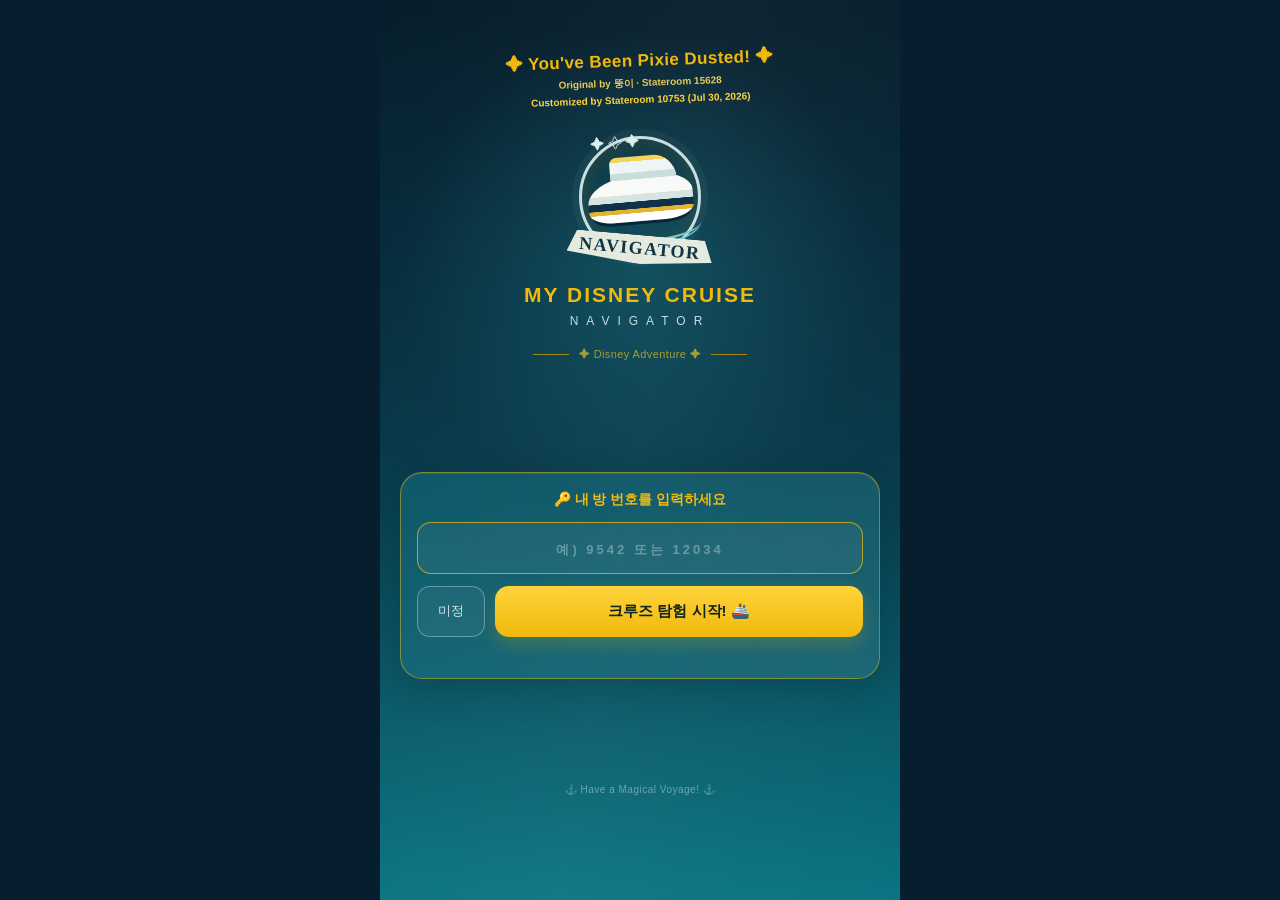
<file: disney-adventure-singapore-guide.html>
<!doctype html>
<html lang="ko">
<head>
  <meta charset="utf-8">
  <meta name="viewport" content="width=device-width,initial-scale=1,viewport-fit=cover">
  <meta name="theme-color" content="#102c5b">
  <meta name="apple-mobile-web-app-capable" content="yes">
  <meta name="apple-mobile-web-app-status-bar-style" content="black-translucent">
  <meta name="apple-mobile-web-app-title" content="Disney Adventure">
  <link rel="manifest" href="manifest.webmanifest">
  <title>My Disney Cruise Navigator</title>
  <style>
    :root{--navy:#061e2d;--teal:#0a6476;--teal2:#0d7d8c;--gold:#f0b90b;--gold2:#ffd43b;--pale:#b7d9df;--white:#f7fbfc}*{box-sizing:border-box}html,body{margin:0;min-height:100%;font-family:-apple-system,BlinkMacSystemFont,"Segoe UI",sans-serif;background:#061e2d;color:var(--white)}body{display:flex;justify-content:center}.gate{position:relative;width:min(100%,520px);min-height:100vh;padding:34px 20px max(22px,env(safe-area-inset-bottom));overflow:hidden;background:radial-gradient(circle at 50% 30%,rgba(21,129,145,.34),transparent 35%),linear-gradient(180deg,#061d2b 0%,#06394a 52%,#0b7482 100%)}.gate:before{content:"";position:absolute;inset:0;background:linear-gradient(100deg,transparent,rgba(255,255,255,.035),transparent);pointer-events:none}.top{text-align:center;position:relative;z-index:1}.arc{margin:15px auto 8px;max-width:390px;color:var(--gold);font-weight:900;line-height:1.4;transform:rotate(-2deg)}.arc strong{display:block;font-size:17px;letter-spacing:.4px}.arc span{display:block;font-size:10px;margin-top:3px}.arc .original{color:#e7c95b}.arc .custom{color:#ffd43b}.emblem{width:150px;height:150px;margin:15px auto 8px;position:relative;display:grid;place-items:center}.moon{position:absolute;inset:14px;border:3px solid #c8dfe1;border-radius:50%;box-shadow:0 0 0 7px rgba(255,255,255,.04),inset 0 0 22px rgba(240,185,11,.12)}.ship{position:absolute;width:105px;height:48px;border-radius:58% 42% 28% 24%;background:linear-gradient(#f7faf7 0 43%,#d6e5df 44% 58%,#0f314a 59% 73%,#e4b431 74% 82%,#fff 83%);transform:rotate(-5deg);box-shadow:0 7px 0 -4px #08253a}.ship:before{content:"";position:absolute;width:66px;height:23px;right:15px;top:-17px;border-radius:7px 24px 0 0;background:linear-gradient(#f5d35b 0 20%,#edf6f4 21%);box-shadow:inset 0 -7px #c9dddb}.ship:after{content:"✦  ✧  ✦";position:absolute;left:7px;top:-40px;color:#d9f0ef;font-size:14px}.waveMark{position:absolute;width:122px;height:42px;bottom:23px;border-bottom:8px double #78c9c8;border-radius:50%;transform:rotate(-6deg)}.badge{position:absolute;bottom:8px;padding:3px 12px 5px;background:#e5eadf;color:#123344;font-family:Georgia,serif;font-size:18px;font-weight:900;letter-spacing:1.5px;transform:rotate(5deg);clip-path:polygon(6% 0,94% 0,100% 75%,50% 100%,0 75%)}h1{margin:11px 0 0;color:var(--gold);font-size:21px;letter-spacing:2px}h2{margin:7px 0 0;color:#c9dce1;font-size:12px;font-weight:500;letter-spacing:8px}.sub{margin-top:20px;color:#a39d36;font-size:11px;letter-spacing:.4px}.sub:before,.sub:after{content:"";display:inline-block;width:36px;height:1px;background:#a98516;vertical-align:middle;margin:0 10px}.entry{position:relative;z-index:1;margin-top:112px;padding:18px 16px 15px;border:1px solid rgba(240,185,11,.48);border-radius:22px;background:linear-gradient(145deg,rgba(18,112,128,.55),rgba(57,133,146,.38));box-shadow:inset 0 1px rgba(255,255,255,.11),0 12px 34px rgba(0,0,0,.16)}label{display:block;text-align:center;color:var(--gold);font-size:14px;font-weight:900;margin-bottom:13px}input{width:100%;height:52px;border:1.5px solid rgba(240,185,11,.72);border-radius:14px;background:rgba(255,255,255,.05);color:#fff;text-align:center;font-size:20px;font-weight:900;letter-spacing:4px;outline:none}input::placeholder{color:rgba(205,225,230,.42);font-size:13px;letter-spacing:3px}.row{display:grid;grid-template-columns:68px 1fr;gap:10px;margin-top:12px}.status{display:grid;place-items:center;height:51px;border:1px solid rgba(191,225,229,.42);border-radius:13px;background:rgba(255,255,255,.05);color:#d6e5e8;font-size:13px}.start{height:51px;border:0;border-radius:14px;background:linear-gradient(180deg,var(--gold2),var(--gold));color:#10251f;font-size:15px;font-weight:900;box-shadow:0 7px 18px rgba(240,185,11,.22);cursor:pointer}.error{min-height:18px;margin:8px 2px 0;text-align:center;color:#ffe3aa;font-size:11px}.foot{position:relative;z-index:1;text-align:center;margin-top:105px;color:rgba(190,222,226,.52);font-size:10px;letter-spacing:.5px}@media(max-height:760px){.gate{padding-top:18px}.entry{margin-top:65px}.foot{margin-top:55px}.emblem{width:125px;height:125px}.arc{margin-top:5px}}
  </style>
</head>
<body>
  <main class="gate">
    <section class="top">
      <div class="arc"><strong>✦ You've Been Pixie Dusted! ✦</strong><span class="original">Original by 뚱이 · Stateroom 15628</span><span class="custom">Customized by Stateroom 10753 (Jul 30, 2026)</span></div>
      <div class="emblem"><div class="moon"></div><div class="ship"></div><div class="waveMark"></div><div class="badge">NAVIGATOR</div></div>
      <h1>MY DISNEY CRUISE</h1><h2>NAVIGATOR</h2><div class="sub">✦ Disney Adventure ✦</div>
    </section>
    <section class="entry">
      <label for="room">🔑 내 방 번호를 입력하세요</label>
      <input id="room" inputmode="numeric" autocomplete="off" placeholder="예) 9542 또는 12034" maxlength="5">
      <div class="row"><div class="status" id="status">미정</div><button class="start" id="start">크루즈 탐험 시작! 🚢</button></div>
      <div class="error" id="error"></div>
    </section>
    <footer class="foot">⚓ Have a Magical Voyage! ⚓</footer>
  </main>
<script>
const room=document.getElementById('room'),status=document.getElementById('status'),error=document.getElementById('error');
const saved=localStorage.getItem('stateroomNumber');if(saved){room.value=saved;status.textContent='Deck '+saved.slice(0,-3)}
room.addEventListener('input',()=>{room.value=room.value.replace(/\D/g,'').slice(0,5);status.textContent=room.value.length>=4?'Deck '+room.value.slice(0,-3):'미정';error.textContent=''});
function enter(){const value=room.value.trim();if(value.length<4){error.textContent='객실 번호를 4~5자리 숫자로 입력해 주세요.';room.focus();return}localStorage.setItem('stateroomNumber',value);location.href='home.html'}
document.getElementById('start').addEventListener('click',enter);room.addEventListener('keydown',e=>{if(e.key==='Enter')enter()});
</script>
<script src="pwa-register.js"></script>
</body>
</html>
</file>
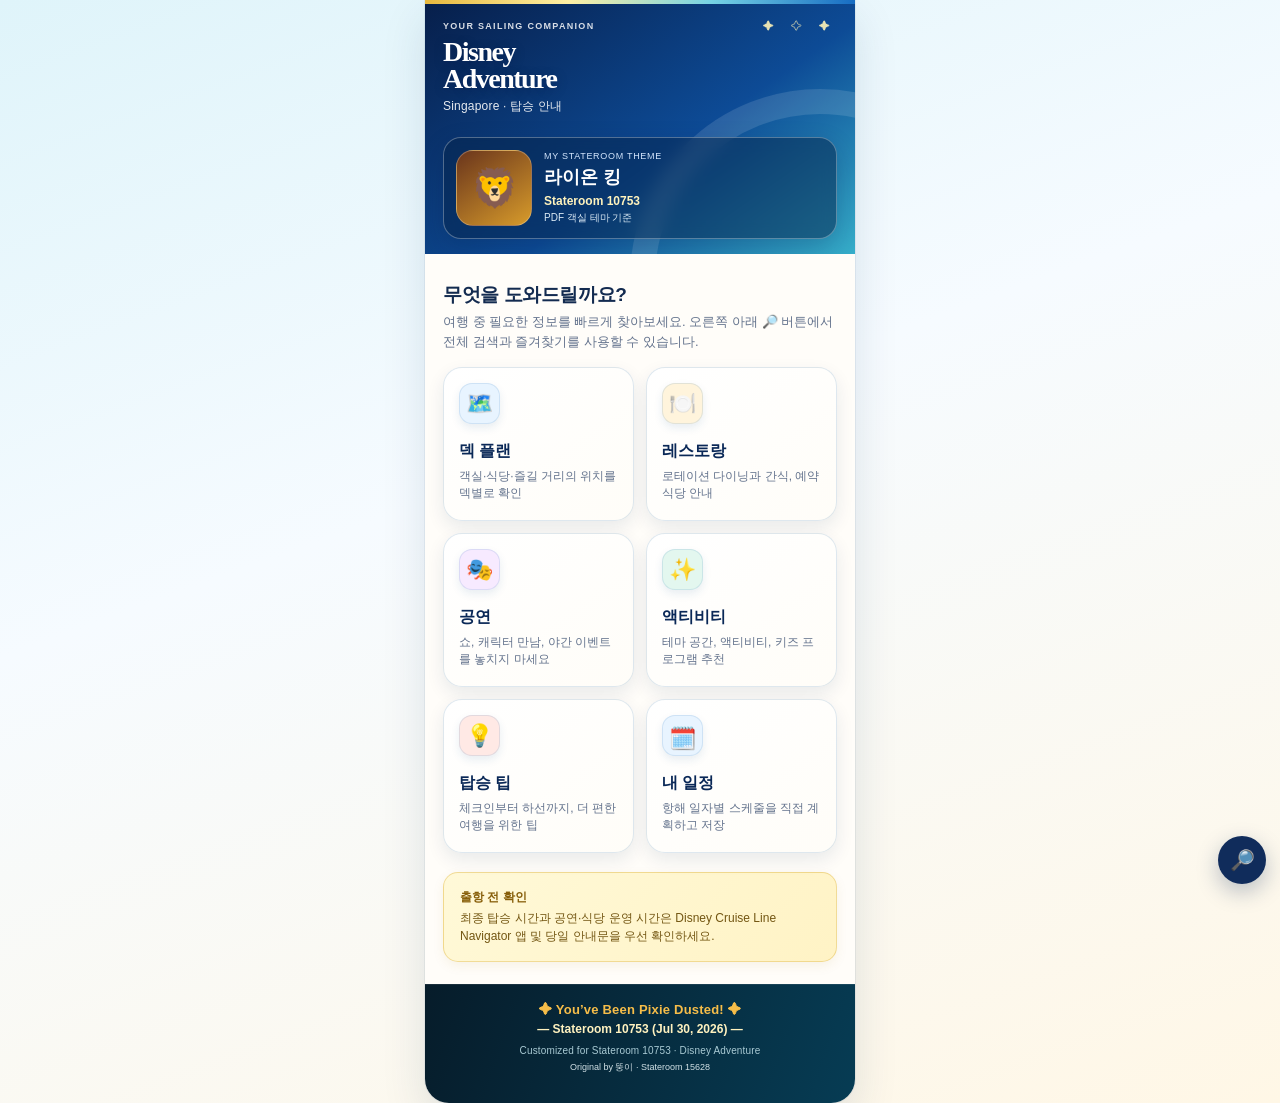
<file: home.html>
<!doctype html>
<html lang="ko">
<head>
  <meta charset="utf-8" />
  <meta name="viewport" content="width=device-width, initial-scale=1, viewport-fit=cover" />
  <meta name="theme-color" content="#102c5b" />
  <meta name="apple-mobile-web-app-capable" content="yes" />
  <meta name="apple-mobile-web-app-status-bar-style" content="black-translucent" />
  <link rel="manifest" href="manifest.webmanifest" />
  <link rel="stylesheet" href="cruise-theme.css" />
  <title>Disney Adventure · Singapore Guide</title>
  <style>
    :root{--navy:#102c5b;--blue:#1569ca;--sky:#e8f4ff;--gold:#f6bd49;--ink:#13233e;--muted:#64738d;--line:#e5eaf2;--paper:#fffdf9}*{box-sizing:border-box}body{margin:0;background:#edf2f8;color:var(--ink);font-family:-apple-system,BlinkMacSystemFont,"Segoe UI",sans-serif}.app{max-width:430px;min-height:100vh;margin:auto;background:var(--paper);overflow:hidden}.hero{min-height:250px;padding:17px 18px;color:#fff;position:relative;background:linear-gradient(145deg,#0c2355,#1262b9 63%,#50b6d8);overflow:hidden}.hero:after{content:"";position:absolute;width:330px;height:330px;border:25px solid rgba(255,255,255,.12);border-radius:50%;right:-155px;bottom:-215px}.eyebrow{font-size:9px;letter-spacing:1.3px;font-weight:700;opacity:.84}.hero h1{font-family:Georgia,serif;font-size:28px;line-height:.95;margin:8px 0 6px;letter-spacing:-1.5px}.hero p{font-size:12px;margin:0;opacity:.9}.theme-card{position:absolute;left:18px;right:18px;bottom:15px;display:flex;align-items:center;gap:12px;padding:12px;border:1px solid rgba(255,255,255,.3);border-radius:18px;background:rgba(4,34,73,.5);backdrop-filter:blur(8px);z-index:2;box-shadow:0 8px 24px rgba(4,27,63,.2)}.theme-art{width:76px;height:76px;flex:0 0 76px;border-radius:17px;display:grid;place-items:center;font-size:38px;background:linear-gradient(145deg,rgba(255,255,255,.18),rgba(255,255,255,.06));border:1px solid rgba(255,255,255,.24)}.theme-copy{min-width:0}.theme-copy small{display:block;color:#d6e8ff;font-size:9px;letter-spacing:.7px}.theme-copy strong{display:block;margin-top:4px;font-size:18px}.theme-copy span{display:block;margin-top:5px;color:#fff3bd;font-size:12px;font-weight:800}.theme-copy em{display:block;margin-top:3px;color:#dcebf6;font-size:10px;font-style:normal}.theme-frozen{background:linear-gradient(145deg,#3a5fb6,#7fd4ef)}.theme-encanto{background:linear-gradient(145deg,#8f3fae,#f39f4a)}.theme-lion{background:linear-gradient(145deg,#6a351c,#d79b2b)}.theme-up{background:linear-gradient(145deg,#4a90b8,#f3cf6c)}.theme-mermaid{background:linear-gradient(145deg,#176aa7,#7ad9c6)}.theme-nemo{background:linear-gradient(145deg,#0e7594,#ef8a2f)}.theme-moana{background:linear-gradient(145deg,#087d87,#f0b35f)}.theme-marvel{background:linear-gradient(145deg,#6b0f1a,#1e2a78)}.theme-default{background:linear-gradient(145deg,#244a72,#5ba8c4)}main{padding:11px 18px 22px}h2{font-size:19px;margin:17px 0 4px;letter-spacing:-.4px}.intro{font-size:13px;color:var(--muted);margin:0 0 16px;line-height:1.5}.grid{display:grid;grid-template-columns:1fr 1fr;gap:12px}.card{border:1px solid var(--line);background:#fff;border-radius:18px;padding:15px;min-height:154px;box-shadow:0 5px 16px rgba(34,61,98,.06);cursor:pointer;transition:.18s}.card:active{transform:scale(.97)}.icon{height:41px;width:41px;border-radius:13px;display:grid;place-items:center;background:var(--sky);font-size:22px}.card:nth-child(2) .icon{background:#fff4dc}.card:nth-child(3) .icon{background:#f7eaff}.card:nth-child(4) .icon{background:#e3f7ef}.card:nth-child(5) .icon{background:#ffe9e5}.card h3{font-size:16px;margin:17px 0 6px}.card p{font-size:12px;color:var(--muted);line-height:1.45;margin:0}.notice{margin-top:19px;padding:15px 16px;border-radius:15px;background:#fff6db;border:1px solid #f5dfa1;font-size:12px;line-height:1.55}.notice strong{display:block;color:#875e09;margin-bottom:2px}.pixie-footer{margin-top:0;padding:18px 16px 20px;background:linear-gradient(110deg,#061c2a,#063c54);color:#f6bd49;text-align:center;box-shadow:inset 0 1px rgba(255,255,255,.08)}.pixie-footer strong{display:block;font-size:13px;letter-spacing:.2px}.pixie-footer .stateroom{margin-top:5px;color:#fff2bf;font-size:12px;font-weight:800}.pixie-footer .credit{margin:9px 0 0;color:#a9cad4;font-size:10px;letter-spacing:.15px}.pixie-footer .original{margin-top:5px;color:#d2e1e6;font-size:9px}
  </style>
</head>
<body>
  <div class="app">
    <header class="hero"><div class="eyebrow">YOUR SAILING COMPANION</div><h1>Disney<br>Adventure</h1><p>Singapore · 탑승 안내</p><div class="theme-card"><div id="themeArt" class="theme-art theme-default">🚢</div><div class="theme-copy"><small>MY STATEROOM THEME</small><strong id="themeName">테마 확인 중</strong><span id="roomLabel">Stateroom</span><em id="themeHint">객실번호에 따라 자동 표시됩니다</em></div></div></header>
    <main><h2>무엇을 도와드릴까요?</h2><p class="intro">여행 중 필요한 정보를 빠르게 찾아보세요. 오른쪽 아래 🔎 버튼에서 전체 검색과 즐겨찾기를 사용할 수 있습니다.</p><section class="grid">
      <article class="card" onclick="location.href='deck-plan.html'"><div class="icon">🗺️</div><h3>덱 플랜</h3><p>객실·식당·즐길 거리의 위치를 덱별로 확인</p></article>
      <article class="card" onclick="location.href='restaurant.html'"><div class="icon">🍽️</div><h3>레스토랑</h3><p>로테이션 다이닝과 간식, 예약 식당 안내</p></article>
      <article class="card" onclick="location.href='shows-v4.html'"><div class="icon">🎭</div><h3>공연</h3><p>쇼, 캐릭터 만남, 야간 이벤트를 놓치지 마세요</p></article>
      <article class="card" onclick="location.href='adventure.html'"><div class="icon">✨</div><h3>액티비티</h3><p>테마 공간, 액티비티, 키즈 프로그램 추천</p></article>
      <article class="card" onclick="location.href='tips.html'"><div class="icon">💡</div><h3>탑승 팁</h3><p>체크인부터 하선까지, 더 편한 여행을 위한 팁</p></article>
      <article class="card" onclick="location.href='my-info.html'"><div class="icon">🗓️</div><h3>내 일정</h3><p>항해 일자별 스케줄을 직접 계획하고 저장</p></article>
    </section><aside class="notice"><strong>출항 전 확인</strong>최종 탑승 시간과 공연·식당 운영 시간은 Disney Cruise Line Navigator 앱 및 당일 안내문을 우선 확인하세요.</aside></main><footer class="pixie-footer"><strong>✦ You’ve Been Pixie Dusted! ✦</strong><div class="stateroom">— Stateroom 10753 (Jul 30, 2026) —</div><p class="credit">Customized for Stateroom 10753 · Disney Adventure</p><p class="original">Original by 뚱이 · Stateroom 15628</p></footer>
  </div>
<script>
const room=localStorage.getItem('stateroomNumber')||'10753';
const labels={FROZEN:['겨울왕국','❄️','theme-frozen'],ENCANTO:['엔칸토','🌺','theme-encanto'],'LION KING':['라이온 킹','🦁','theme-lion'],UP:['업','🎈','theme-up'],'LITTLE MERMAID':['인어공주','🧜‍♀️','theme-mermaid'],'FINDING NEMO':['니모를 찾아서','🐠','theme-nemo'],MOANA:['모아나','🌊','theme-moana'],SPIDERMAN:['스파이더맨','🕷️','theme-marvel'],THOR:['토르','⚡','theme-marvel'],IRONMAN:['아이언맨','🤖','theme-marvel'],MARVEL:['마블','🦸','theme-marvel'],ALADDIN:['알라딘','🧞','theme-default'],JASMIN:['자스민','✨','theme-default'],'ELSA SUITE':['엘사 스위트','❄️','theme-frozen'],'ANNA SUITE':['안나 스위트','🌻','theme-frozen']};
function applyTheme(raw){const info=labels[raw]||['테마 정보 없음','🚢','theme-default'];document.getElementById('themeName').textContent=info[0];document.getElementById('roomLabel').textContent='Stateroom '+room;document.getElementById('themeArt').textContent=info[1];document.getElementById('themeArt').className='theme-art '+info[2];document.getElementById('themeHint').textContent=raw?'PDF 객실 테마 기준':'등록된 테마 정보 없음'}
fetch('stateroom-themes.json').then(r=>{if(!r.ok)throw new Error('theme data');return r.json()}).then(map=>applyTheme(map[String(room)])).catch(()=>applyTheme(null));
</script>
<script src="pwa-register.js"></script>
<script src="app-enhancements.js"></script>
</body>
</html>
</file>
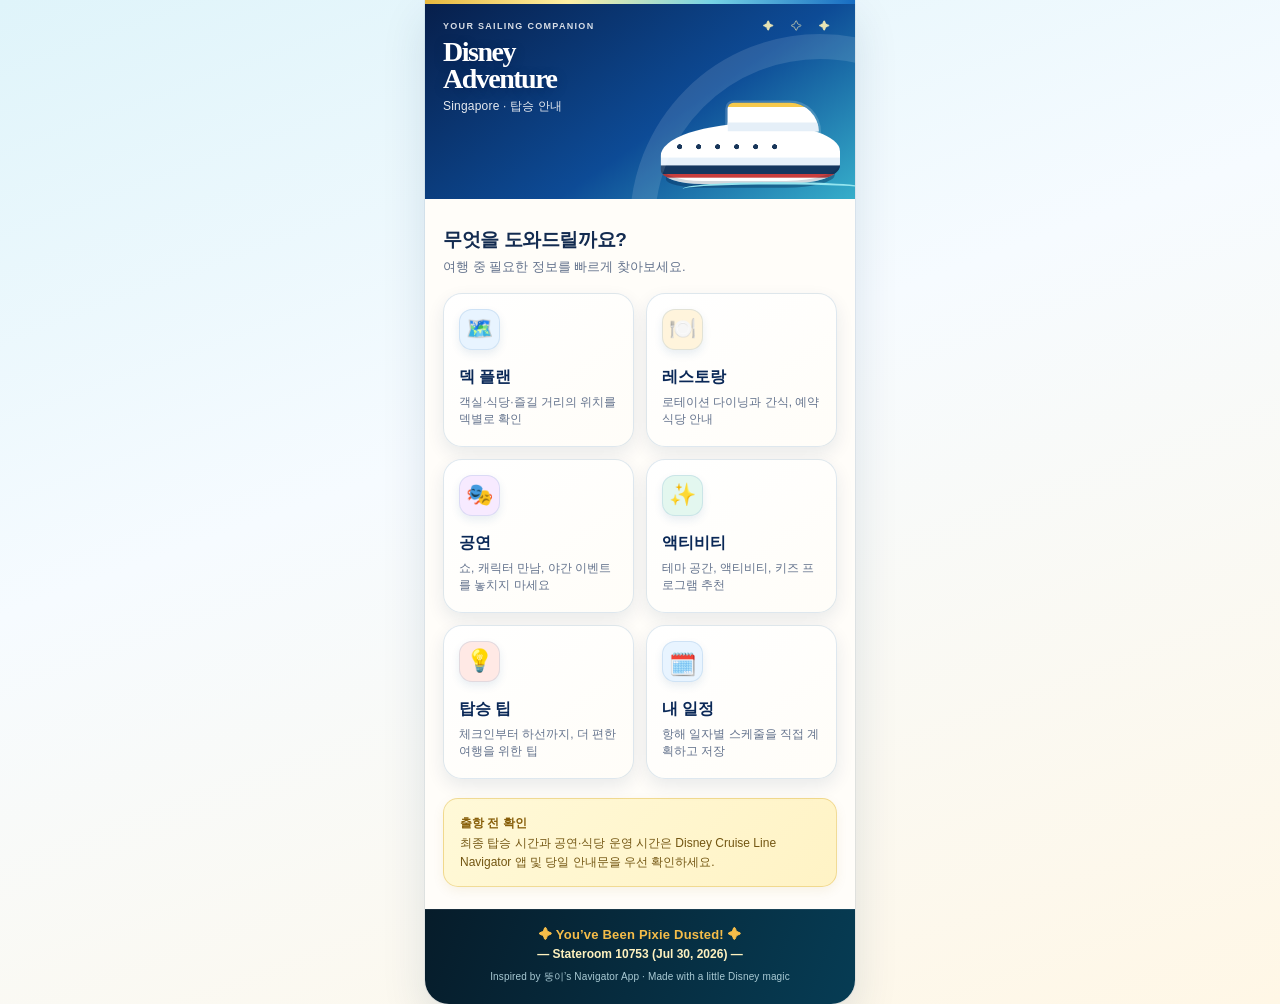
<file: index.html.html>
<!doctype html>
<link rel="stylesheet" href="cruise-theme.css">
<html lang="ko">
<head>
  <meta charset="utf-8" />
  <meta name="viewport" content="width=device-width, initial-scale=1, viewport-fit=cover" />
  <title>Disney Adventure · Singapore Guide</title>
  <style>
    :root{--navy:#102c5b;--blue:#1569ca;--sky:#e8f4ff;--gold:#f6bd49;--ink:#13233e;--muted:#64738d;--line:#e5eaf2;--paper:#fffdf9}*{box-sizing:border-box}body{margin:0;background:#edf2f8;color:var(--ink);font-family:-apple-system,BlinkMacSystemFont,"Segoe UI",sans-serif}.app{max-width:430px;min-height:100vh;margin:auto;background:var(--paper);overflow:hidden}.hero{height:255px;padding:24px 22px;color:#fff;position:relative;background:radial-gradient(circle at 79% 17%,#ffe39b 0 4%,transparent 4.3%),radial-gradient(circle at 84% 15%,#fff 0 1.2%,transparent 1.5%),linear-gradient(145deg,#0c2355,#1262b9 63%,#50b6d8);overflow:hidden}.hero:after{content:"";position:absolute;width:330px;height:330px;border:25px solid rgba(255,255,255,.12);border-radius:50%;right:-155px;bottom:-215px}.eyebrow{font-size:11px;letter-spacing:1.3px;font-weight:700;opacity:.84}.hero h1{font-family:Georgia,serif;font-size:35px;line-height:.95;margin:12px 0 9px;letter-spacing:-1.5px}.hero p{font-size:14px;margin:0;opacity:.9}.ship{position:absolute;right:18px;bottom:17px;width:205px;height:68px;border-radius:52% 48% 28% 22%;background:#f8fbff;box-shadow:inset 0 -17px #bed8ee,0 15px 0 -9px rgba(1,34,79,.35)}.ship:before{content:"";position:absolute;width:112px;height:35px;right:19px;top:-25px;border-radius:6px 38px 0 0;background:#e8f2fb;box-shadow:0 -11px 0 -5px #f6bd49}.wave{position:absolute;right:-16px;bottom:3px;width:230px;height:17px;border-top:3px solid #95e5ef;border-radius:50%}.quick{display:flex;gap:10px;padding:16px 18px 6px;overflow:auto}.quick button{white-space:nowrap;border:1px solid #d5e5f8;background:#fff;border-radius:99px;padding:9px 13px;color:#275e9d;font-size:13px;font-weight:700}.quick button:first-child{background:var(--navy);border-color:var(--navy);color:#fff}main{padding:11px 18px 100px}h2{font-size:19px;margin:17px 0 4px;letter-spacing:-.4px}.intro{font-size:13px;color:var(--muted);margin:0 0 16px;line-height:1.5}.grid{display:grid;grid-template-columns:1fr 1fr;gap:12px}.card{border:1px solid var(--line);background:#fff;border-radius:18px;padding:15px;min-height:154px;box-shadow:0 5px 16px rgba(34,61,98,.06);cursor:pointer;transition:.18s}.card:active{transform:scale(.97)}.icon{height:41px;width:41px;border-radius:13px;display:grid;place-items:center;background:var(--sky);font-size:22px}.card:nth-child(2) .icon{background:#fff4dc}.card:nth-child(3) .icon{background:#f7eaff}.card:nth-child(4) .icon{background:#e3f7ef}.card:nth-child(5) .icon{background:#ffe9e5}.card h3{font-size:16px;margin:17px 0 6px}.card p{font-size:12px;color:var(--muted);line-height:1.45;margin:0}.notice{margin-top:19px;padding:15px 16px;border-radius:15px;background:#fff6db;border:1px solid #f5dfa1;font-size:12px;line-height:1.55}.notice strong{display:block;color:#875e09;margin-bottom:2px}.nav{position:fixed;bottom:0;left:50%;transform:translateX(-50%);max-width:430px;width:100%;height:72px;padding:10px 28px env(safe-area-inset-bottom);background:rgba(255,255,255,.96);border-top:1px solid var(--line);display:flex;justify-content:space-between;text-align:center;color:#77849a;font-size:10px}.nav div.active{color:var(--blue);font-weight:700}.nav span{display:block;font-size:19px;line-height:25px}.sheet{position:fixed;inset:0;display:none;align-items:end;justify-content:center;background:rgba(10,28,59,.42);z-index:5}.panel{max-width:430px;width:100%;max-height:78vh;overflow:auto;background:#fff;border-radius:24px 24px 0 0;padding:12px 22px 40px;animation:up .25s}.panel.deck-panel{max-height:96vh;padding:10px 8px 20px;background:#f5f7fb}.handle{height:4px;width:38px;background:#d7deea;border-radius:5px;margin:0 auto 10px}.panel h3{margin:0 0 10px;font-size:21px}.panel p,.panel li{font-size:14px;line-height:1.6;color:#44546e}.panel ul{padding-left:20px}.close{float:right;border:0;background:#eef5fd;color:#1d5fa9;border-radius:50%;height:30px;width:30px;font-size:18px}@keyframes up{from{transform:translateY(100%)}to{transform:translateY(0)}}.deck-panel #sheetTitle{padding-left:8px;font-size:19px;margin-bottom:6px}.room-box{background:#fff;border:1px solid #dbe6f3;border-radius:10px;padding:7px 10px;margin:0 8px 6px}.room-label{font-size:10px;font-weight:800;color:#275e9d;display:block;margin-bottom:4px}.room-row{display:flex;gap:7px}.room-row input{min-width:0;flex:1;height:31px;border:1px solid #b5cee9;border-radius:7px;padding:0 9px;font-size:13px;color:var(--ink)}.room-row button,.back-my-deck{border:0;border-radius:7px;background:var(--navy);color:#fff;font-weight:700;padding:0 10px}.room-state{font-size:10px;color:#315170;margin:4px 1px 0}.map-note{display:flex;justify-content:space-between;align-items:center;gap:8px;background:#102c5b;color:#fff;font-size:11px;font-weight:700;margin:0 8px}.map-note span{padding:6px 9px}.back-my-deck{font-size:10px;height:24px;margin-right:5px;display:none}.map-wrap{background:#d2d2d2;margin:0 8px;height:475px;overflow:auto;border:1px solid #dce1e8;border-top:0}.map-canvas{position:relative;width:100%;min-height:100%}.map-canvas img{display:block;width:100%;height:auto;min-height:100%}.room-marker{display:none;position:absolute;width:24px;height:24px;border-radius:50%;background:rgba(241,91,66,.28);color:#fff;border:2px solid #f15b42;box-shadow:0 0 0 2px rgba(255,255,255,.96),0 2px 7px rgba(11,39,86,.35);transform:translate(-50%,-50%);z-index:2}.room-marker span{display:grid;place-items:center;width:100%;height:100%;font-size:16px;line-height:1;font-weight:800;text-shadow:0 1px 2px #a73828}.marker-label{position:absolute;display:none;z-index:3;transform:translate(-50%,-135%);background:var(--navy);color:#fff;border-radius:99px;padding:5px 8px;font-size:11px;font-weight:700;white-space:nowrap;box-shadow:0 2px 8px rgba(11,39,86,.25)}.deck-list{padding:5px 8px;display:grid;gap:4px}.deck-item{width:100%;display:flex;align-items:center;gap:8px;text-align:left;border:0;border-radius:8px;background:#fff;color:var(--ink);padding:5px 8px;box-shadow:0 1px 2px rgba(22,43,72,.05)}.deck-item.active{background:#e1ac25;color:#102c5b}.deck-number{display:grid;place-items:center;flex:0 0 26px;height:26px;border-radius:6px;background:#edf2f7;font-size:12px;font-weight:800}.deck-item.active .deck-number{background:#104261;color:#fff}.deck-copy{min-width:0;flex:1}.deck-name{display:block;font-size:11px;font-weight:800;white-space:nowrap;overflow:hidden;text-overflow:ellipsis}.deck-facilities{display:block;margin-top:1px;color:#67748a;font-size:9px;white-space:nowrap;overflow:hidden;text-overflow:ellipsis}.deck-item.active .deck-facilities{color:#4e4731}.deck-chevron{color:#9ba7b7;font-size:14px}.deck-item.active .deck-chevron{color:#34414d}.map-help{font-size:9px;color:#7a8798;line-height:1.3;margin:0 10px 5px}
    main{padding-bottom:22px}.pixie-footer{margin-top:0;padding:18px 16px 20px;background:linear-gradient(110deg,#061c2a,#063c54);color:#f6bd49;text-align:center;box-shadow:inset 0 1px rgba(255,255,255,.08)}.pixie-footer strong{display:block;font-size:13px;letter-spacing:.2px}.pixie-footer .stateroom{margin-top:5px;color:#fff2bf;font-size:12px;font-weight:800}.pixie-footer .credit{margin:9px 0 0;color:#a9cad4;font-size:10px;letter-spacing:.15px}
    .ship{right:15px;bottom:15px;width:236px;height:80px;border-radius:54% 46% 30% 23%;background:radial-gradient(circle at 25px 31px,#18365a 0 3px,transparent 3.7px),radial-gradient(circle at 50px 31px,#18365a 0 3px,transparent 3.7px),radial-gradient(circle at 75px 31px,#18365a 0 3px,transparent 3.7px),radial-gradient(circle at 100px 31px,#18365a 0 3px,transparent 3.7px),radial-gradient(circle at 125px 31px,#18365a 0 3px,transparent 3.7px),radial-gradient(circle at 150px 31px,#18365a 0 3px,transparent 3.7px),linear-gradient(#fff 0 56%,#e7f1fa 57% 69%,#15375f 70% 83%,#c93e3d 84% 89%,#fff 90%);box-shadow:inset 0 -4px rgba(7,34,67,.18),0 12px 0 -7px rgba(1,34,79,.38)}.ship:before{width:120px;height:38px;right:28px;top:-27px;border-radius:8px 38px 0 0;background:linear-gradient(#f7c94b 0 14%,#fff 15%);box-shadow:inset 0 -12px #e5eff8,0 0 0 3px rgba(255,255,255,.18)}.ship:after{width:28px;height:30px;right:72px;top:-43px;border-radius:7px 7px 2px 2px;background:linear-gradient(#d8433d 0 24%,#f6c64a 25%);box-shadow:-51px 11px 0 -3px #f6c64a,-51px 8px 0 -3px #d8433d,0 3px 0 1px #fff}
    .hero{height:195px;padding:17px 18px}.eyebrow{font-size:9px}.hero h1{margin:8px 0 6px;font-size:28px}.hero p{font-size:12px}.ship{transform:scale(.76);transform-origin:right bottom}.wave{transform:scale(.82);transform-origin:right bottom}
  </style>
</head>
<body>
  <div class="app">
    <header class="hero"><div class="eyebrow">YOUR SAILING COMPANION</div><h1>Disney<br>Adventure</h1><p>Singapore · 탑승 안내</p><div class="ship"></div><div class="wave"></div></header>
    <main><h2>무엇을 도와드릴까요?</h2><p class="intro">여행 중 필요한 정보를 빠르게 찾아보세요.</p><section class="grid">
      <article class="card" id="deckPlanCard" role="button" tabindex="0"><div class="icon">🗺️</div><h3>덱 플랜</h3><p>객실·식당·즐길 거리의 위치를 덱별로 확인</p></article>
      <article class="card" onclick="location.href='restaurant.html'"><div class="icon">🍽️</div><h3>레스토랑</h3><p>로테이션 다이닝과 간식, 예약 식당 안내</p></article>
      <article class="card" onclick="location.href='shows-v4.html'"><div class="icon">🎭</div><h3>공연</h3><p>쇼, 캐릭터 만남, 야간 이벤트를 놓치지 마세요</p></article>
      <article class="card" onclick="openGuide('어드벤처')"><div class="icon">✨</div><h3>액티비티</h3><p>테마 공간, 액티비티, 키즈 프로그램 추천</p></article>
      <article class="card" onclick="location.href='tips.html'"><div class="icon">💡</div><h3>탑승 팁</h3><p>체크인부터 하선까지, 더 편한 여행을 위한 팁</p></article>
      <article class="card" onclick="location.href='my-info.html'"><div class="icon">👤</div><h3>내 정보</h3><p>항해 일정과 객실 정보를 한곳에서 관리</p></article>
    </section><aside class="notice"><strong>출항 전 확인</strong>최종 탑승 시간과 공연·식당 운영 시간은 Disney Cruise Line Navigator 앱 및 당일 안내문을 우선 확인하세요.</aside></main><footer class="pixie-footer"><strong>✦ You’ve Been Pixie Dusted! ✦</strong><div class="stateroom">— Stateroom 10753 (Jul 30, 2026) —</div><p class="credit">Inspired by 뚱이’s Navigator App · Made with a little Disney magic</p></footer>
  </div>
  <div class="sheet" id="sheet" onclick="if(event.target===this)closeGuide()"><div class="panel"><button class="close" onclick="closeGuide()">×</button><div class="handle"></div><h3 id="sheetTitle"></h3><div id="sheetBody"></div></div></div>
  <script src="deck-text-index.js"></script>
  <script>
    const guides={
      '덱 플랜':'<p>원하는 장소를 이름으로 검색하고, 현재 위치에서 가까운 덱을 먼저 확인하세요.</p><ul><li>Deck 4–6: 객실과 주요 공용 공간</li><li>Deck 7–10: 가족 활동·수영장·야외 공간</li><li>Deck 11 이상: 어트랙션과 전망 공간</li></ul><p>각 항해의 실제 시설 위치는 선내 Navigator 지도에서 확인하세요.</p>',
      '레스토랑':'<p>디즈니 크루즈의 로테이션 다이닝은 배정된 식당을 순서대로 이용하는 방식입니다. 저녁 식사 시간과 레스토랑은 Navigator 앱에서 확인하세요.</p><ul><li>배정 식당: 예약 시간에 맞춰 입장</li><li>캐주얼 다이닝: 운영 시간 내 자유 이용</li><li>성인 전용·스페셜티 다이닝: 사전 예약 권장</li><li>알레르기·식단: 첫 식사 때 서버에게 미리 알리기</li></ul>',
      '공연 & 이벤트':'<p>브로드웨이 스타일 쇼와 캐릭터 이벤트는 항해 일정에 따라 달라집니다. 공연 시작 20–30분 전 입장을 추천합니다.</p><ul><li>공연 시간은 식사 회차에 따라 구분될 수 있어요.</li><li>캐릭터 만남은 대기줄이 짧은 이른 시간대가 편합니다.</li><li>우천·안전 상황에 따라 야외 이벤트가 변경될 수 있습니다.</li></ul>',
      '어드벤처':'<p>Disney Adventure의 테마 공간은 아이부터 어른까지 즐길 수 있도록 구성됩니다. 인기 활동은 승선 후 바로 예약 여부를 확인해 보세요.</p><ul><li>테마 구역 탐험과 포토 스폿</li><li>가족용 데크 액티비티</li><li>어린이 클럽 및 청소년 공간</li><li>성인 전용 휴식·엔터테인먼트</li></ul>',
      '탑승 팁':'<ul><li>여권, 탑승 서류, 수하물 태그를 출발 전에 한 번 더 확인하세요.</li><li>수영복·여벌 옷·약품은 위탁 수하물 대신 휴대 가방에 넣으세요.</li><li>승선 직후 선내 Wi‑Fi와 Navigator 앱을 연결하면 당일 일정 확인이 쉬워집니다.</li><li>하선 전날에는 수하물 제출 시각과 집합 장소를 확인하세요.</li></ul>',
      '내 일정':'<p>이 페이지는 디자인 시안입니다. 실제 서비스에서는 예약 정보와 Navigator 앱 일정 연동 영역으로 연결할 수 있습니다.</p>'
    };
    const decks=[5,6,7,8,9,10,11,12,13,15,16,17,18,19];
    const deckInfo={4:['Welcome Atrium','로비 · 게스트 서비스 · 쇼핑'],5:['Dining & Shopping','Animator’s Palate · World of Disney · Tiana’s Bayou Lounge'],6:['Theatre & Guest Services','Walt Disney Theatre · 게스트 서비스 · 인챈티드 서머 레스토랑'],7:['San Fransokyo Street','Big Hero Arcade · Baymax Treats · 부티크'],8:['Kids Clubs & Dining','Disney’s Oceaneer Club · Hollywood Spotlight Club · Nursery'],9:['Health & Staterooms','헬스 센터 · 스테이트룸'],10:['Imagination Garden & Dining','Imagination Garden · Wayfinder Bay · Spa · Fitness'],11:['Imagination Garden Upper','Garden Bar · Castle Collection · 스테이트룸'],12:['Adventure Activities','야외 액티비티 · 가족 공간'],13:['Adventure Activities','엔터테인먼트 · 전망 공간'],15:['Adventure Activities','레저 · 전망 공간'],16:['Adventure Activities','레저 · 전망 공간'],17:['Adventure Activities','레저 · 전망 공간'],18:['Marvel Landing','Infinity Pool · Concierge Spa'],19:['Adventure Activities','야외 휴식 · 전망 공간'],20:['Adventure Activities','최상층 전망 공간']};
    const places=[
      {name:'Walt Disney Theatre',terms:'월트 디즈니 시어터 공연 극장 walt disney theatre',deck:5,x:50,y:23},
      {name:'Animator’s Palate',terms:'애니메이터 팔레트 animators palate 레스토랑',deck:5,x:50,y:81},
      {name:'Tiana’s Bayou Lounge',terms:'티아나 바유 라운지 tianas bayou lounge',deck:5,x:60,y:49},
      {name:'World of Disney',terms:'월드 오브 디즈니 world of disney 쇼핑',deck:5,x:30,y:56},
      {name:'Disney’s Oceaneer Club',terms:'오셔니어 클럽 oceaneer club 디즈니 키즈',deck:8,x:50,y:48},
      {name:'Hollywood Spotlight Club',terms:'할리우드 스포트라이트 hollywood spotlight',deck:8,x:50,y:89},
      {name:'it’s a small world nursery',terms:'스몰 월드 너서리 small world nursery',deck:8,x:38,y:31},
      {name:'Marvel WEB Workshop',terms:'마블 웹 워크숍 marvel web workshop',deck:8,x:39,y:62},
      {name:'Fairytale Hall',terms:'페어리테일 홀 fairytale hall',deck:8,x:63,y:62},
      {name:'Imagination Garden',terms:'이매지네이션 가든 imagination garden',deck:10,x:50,y:50},
      {name:'Wayfinder Bay',terms:'웨이파인더 베이 wayfinder bay',deck:10,x:56,y:58},
      {name:'Spa & Fitness',terms:'스파 피트니스 spa fitness',deck:10,x:48,y:70},
      {name:'Garden Bar',terms:'가든 바 garden bar',deck:11,x:50,y:50},
      {name:'Infinity Pool',terms:'인피니티 풀 infinity pool 수영장',deck:18,x:50,y:34},
      {name:'Concierge Spa',terms:'컨시어지 스파 concierge spa',deck:18,x:50,y:46}
    ];
    let selectedDeck=8;
    function roomDeck(value){const number=value.replace(/\D/g,'');if(/^1[0-9]{3,4}$/.test(number))return Number(number.slice(0,2));if(/^[4-9][0-9]{3,4}$/.test(number))return Number(number[0]);return null}
    function openDeckPlan(){document.querySelector('.panel').classList.add('deck-panel');document.getElementById('sheetTitle').textContent='덱 플랜';document.getElementById('sheetBody').innerHTML='<div class="room-box"><label class="room-label" for="roomNumber">객실 번호 또는 주요 시설 검색</label><div class="room-row"><input id="roomNumber" maxlength="40" placeholder="예: 85001 · Oceaneer Club" aria-label="객실 번호 또는 시설명" oninput="searchLocation(this.value)"><button onclick="findLocation()">찾기</button></div><div id="roomState" class="room-state">객실 번호 또는 시설명을 입력해 주세요.</div></div><div class="map-note"><span id="mapTitle">Deck 8</span><button id="myDeckButton" class="back-my-deck" onclick="showMyDeck()">내 객실 덱 보기</button></div><div class="map-wrap"><div class="map-canvas"><img id="deckImage" alt="선택한 덱 플랜"><i id="roomMarker" class="room-marker"><span>⌂</span></i><b id="markerLabel" class="marker-label"></b></div></div><p class="map-help">객실 번호는 이 기기에 저장됩니다. 시설명은 주요 시설의 한글·영문 명칭으로 검색할 수 있습니다.</p><div id="deckList" class="deck-list" aria-label="덱 선택"></div>';document.getElementById('roomNumber').value=localStorage.getItem('disneyAdventureRoom')||'';const myDeck=roomDeck(document.getElementById('roomNumber').value);if(myDeck&&decks.includes(myDeck))selectedDeck=myDeck;renderDeck();document.getElementById('sheet').classList.add('show')}
    function normalize(value){return value.toLowerCase().replace(/[^a-z0-9가-힣]/g,'')}
    function matchedPlace(value){const query=normalize(value);if(!query)return null;return places.find(place=>normalize(place.terms).includes(query)||normalize(place.name).includes(query))||null}
    function findExactLocation(value){const query=normalize(value),index=window.deckTextIndex||{};if(!query)return null;for(const [deck,entries] of Object.entries(index)){const exact=entries.find(entry=>normalize(entry.t)===query);if(exact)return {...exact,deck:Number(deck)}}for(const [deck,entries] of Object.entries(index)){const partial=entries.find(entry=>normalize(entry.t).includes(query));if(partial)return {...partial,deck:Number(deck)}}const place=matchedPlace(value);if(!place)return null;const entries=index[place.deck]||[];const terms=place.terms.split(' ').map(normalize).filter(term=>term.length>3);const item=entries.map(entry=>({entry,score:terms.filter(term=>normalize(entry.t).includes(term)||term.includes(normalize(entry.t))).length})).sort((a,b)=>b.score-a.score)[0];return item&&item.score?{...item.entry,deck:place.deck}:place}
    function searchLocation(value){const room=value.replace(/\D/g,'').slice(0,5),found=findExactLocation(value),deck=roomDeck(room);if(/^\d{5}$/.test(room))localStorage.setItem('disneyAdventureRoom',room);if(found)selectedDeck=found.deck;else if(deck&&decks.includes(deck))selectedDeck=deck;renderDeck(value)}
    function findLocation(){const value=document.getElementById('roomNumber').value,found=findExactLocation(value),deck=roomDeck(value);if(found){selectedDeck=found.deck;renderDeck(value);document.querySelector('.map-wrap').scrollTop=0;return}if(deck&&decks.includes(deck)){selectedDeck=deck;renderDeck(value);document.querySelector('.map-wrap').scrollTop=0;return}document.getElementById('roomState').textContent='이미지에서 찾지 못했습니다. 객실 번호 또는 시설명을 다시 입력해 주세요.'}
    function focusMarker(y){requestAnimationFrame(()=>{const map=document.querySelector('.map-wrap'),canvas=document.querySelector('.map-canvas');map.scrollTop=Math.max(0,canvas.offsetHeight*y/100-map.clientHeight*.35)})}
    function showMyDeck(){const room=localStorage.getItem('disneyAdventureRoom')||'',deck=roomDeck(room);if(deck&&decks.includes(deck)){document.getElementById('roomNumber').value=room;selectedDeck=deck;renderDeck(room);document.querySelector('.map-wrap').scrollIntoView({behavior:'smooth',block:'start'})}else{document.getElementById('roomState').textContent='저장된 객실 번호가 없습니다. 객실 번호 5자리를 입력해 주세요.'}}
    function renderDeck(query){const input=document.getElementById('roomNumber'),value=(query===undefined?input.value:query),room=value.replace(/\D/g,'').slice(0,5),myDeck=roomDeck(room),found=findExactLocation(value),info=deckInfo[selectedDeck];const list=document.getElementById('deckList');list.innerHTML=[...decks].reverse().map(deck=>'<button type="button" data-deck="'+deck+'" class="deck-item '+(deck===selectedDeck?'active':'')+'"><span class="deck-number">'+deck+'</span><span class="deck-copy"><span class="deck-name">Deck '+deck+' · '+deckInfo[deck][0]+'</span><span class="deck-facilities">'+deckInfo[deck][1]+'</span></span><span class="deck-chevron">›</span></button>').join('');list.onclick=event=>{const button=event.target.closest('[data-deck]');if(button)selectDeck(Number(button.dataset.deck))};document.getElementById('deckImage').src='deck-plans/deck_'+String(selectedDeck).padStart(2,'0')+'.webp';document.getElementById('mapTitle').textContent='Deck '+selectedDeck+' · '+info[0];const marker=document.getElementById('roomMarker'),label=document.getElementById('markerLabel'),state=document.getElementById('roomState'),back=document.getElementById('myDeckButton');back.style.display=myDeck&&myDeck!==selectedDeck?'block':'none';marker.style.display=label.style.display='none';if(found){state.textContent=(found.t||found.name)+' · Deck '+found.deck+'의 이미지 표기 위치입니다.';if(found.deck===selectedDeck){marker.style.left=found.x+'%';marker.style.top=found.y+'%';label.style.left=found.x+'%';label.style.top=found.y+'%';label.textContent=found.t||found.name;marker.querySelector('span').textContent=/^\d+$/.test(found.t||'')?'+':'●';marker.style.display=label.style.display='block';focusMarker(found.y)}return}marker.querySelector('span').textContent='+';if(!value){state.textContent='객실 번호 또는 시설명을 입력해 주세요.';return}if(!myDeck||!decks.includes(myDeck)){state.textContent='검색 결과가 없습니다. 객실 번호 5자리 또는 주요 시설명을 입력해 주세요.';return}state.textContent='객실 '+room+' · Deck '+myDeck+'에 저장됨';if(myDeck!==selectedDeck)return;const suffix=Number(room.slice(-2)),top=28+(suffix%70)/70*47,left=Number(room.slice(-1))%2?67:33;marker.style.left=left+'%';marker.style.top=top+'%';label.style.left=left+'%';label.style.top=top+'%';label.textContent='내 객실 '+room+' (추정)';marker.style.display=label.style.display='block'}
    function selectDeck(deck){selectedDeck=deck;renderDeck();document.querySelector('.map-wrap').scrollTop=0}
    function openGuide(title){document.querySelector('.panel').classList.remove('deck-panel');document.getElementById('sheetTitle').textContent=title;document.getElementById('sheetBody').innerHTML=guides[title]||'';document.getElementById('sheet').classList.add('show')}function closeGuide(){document.getElementById('sheet').classList.remove('show')}
    document.getElementById('deckPlanCard').addEventListener('click',()=>location.href='deck-plan.html');document.getElementById('deckPlanCard').addEventListener('keydown',event=>{if(event.key==='Enter'||event.key===' '){event.preventDefault();location.href='deck-plan.html'}});
  </script>
<script>document.querySelectorAll(".nav [data-nav]").forEach(x=>x.addEventListener("click",()=>{document.querySelectorAll(".nav [data-nav]").forEach(y=>y.classList.remove("active"));x.classList.add("active");localStorage.setItem("disneyAdventureActiveNav",x.dataset.nav)}));const active=localStorage.getItem("disneyAdventureActiveNav");if(active){document.querySelectorAll(".nav [data-nav]").forEach(x=>x.classList.toggle("active",x.dataset.nav===active))}const adventureCard=document.querySelector('.grid .card:nth-child(4)');if(adventureCard){adventureCard.onclick=()=>location.href='adventure.html';adventureCard.onkeydown=e=>{if(e.key==='Enter'||e.key===' '){e.preventDefault();location.href='adventure.html'}}}</script></body>
</html>
</file>
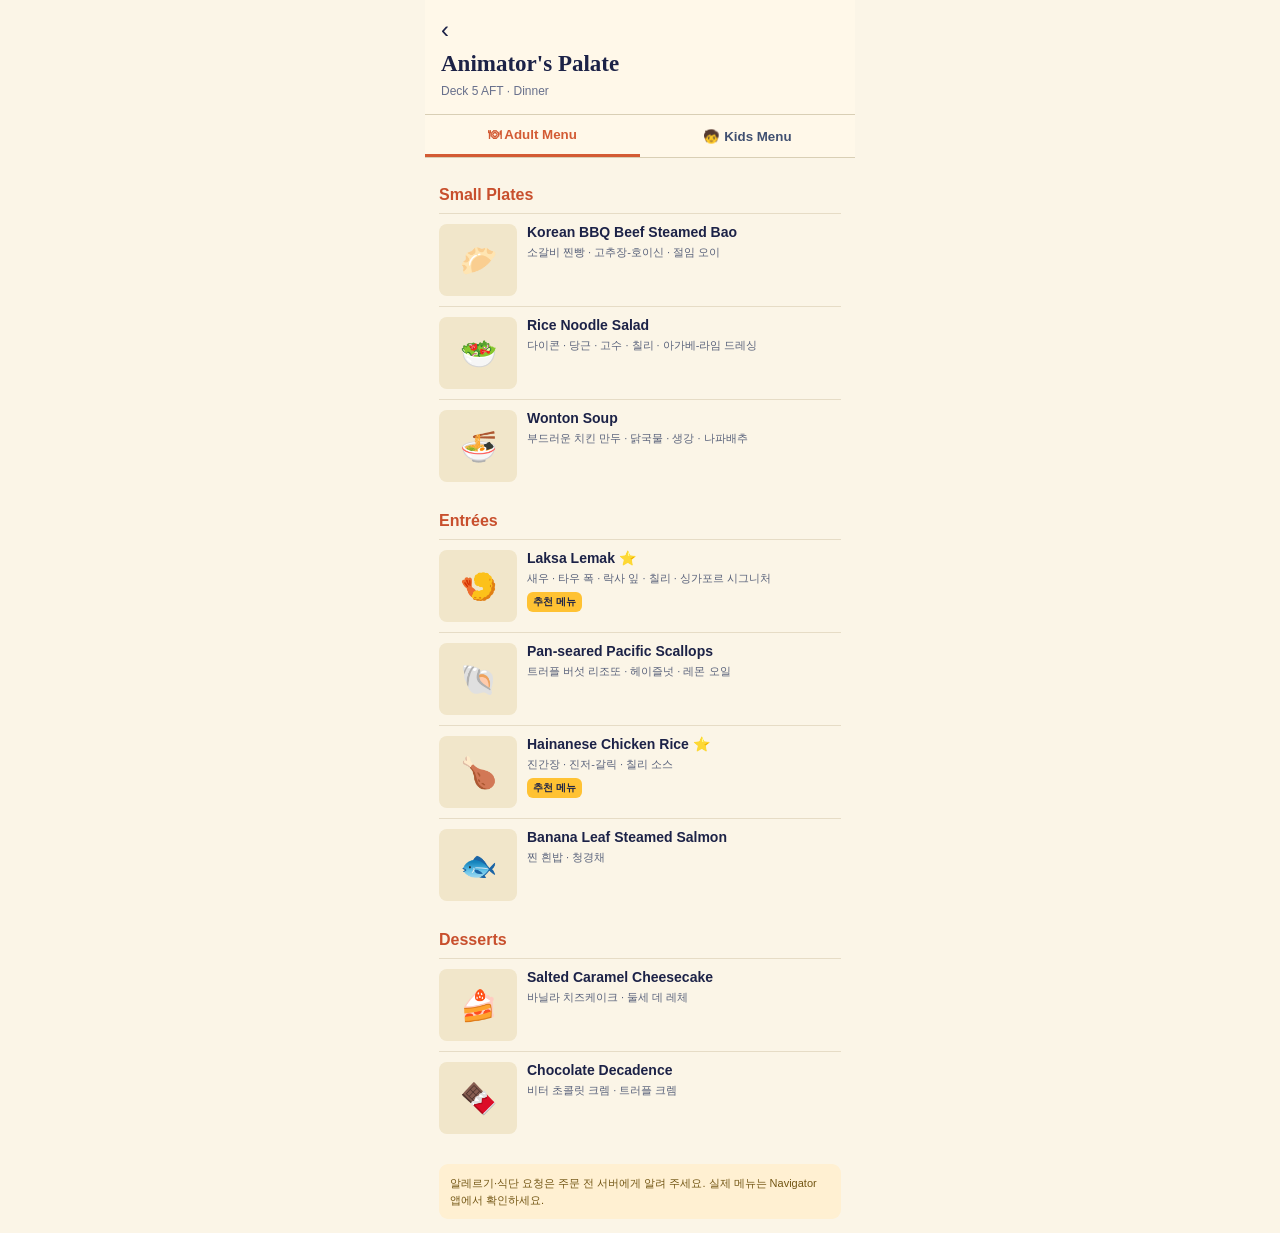
<file: menu-detail.html>
<!doctype html><html lang="ko"><head><meta charset="utf-8"><meta name="viewport" content="width=device-width,initial-scale=1"><title>메뉴 상세</title><style>*{box-sizing:border-box}body{margin:0;background:#fbf5e7;color:#1c2247;font-family:-apple-system,BlinkMacSystemFont,"Segoe UI",sans-serif}.page{max-width:430px;min-height:100vh;margin:auto;background:#fbf5e7}.head{padding:16px;background:#fff8e9;border-bottom:1px solid #d9cfb5}.back{color:#1c2247;text-decoration:none;font-size:24px}.head h1{font-family:Georgia,serif;font-size:23px;margin:7px 0}.sub{font-size:12px;color:#68708c}.tabs{display:flex;border-bottom:1px solid #d9cfb5;background:#fff8e9}.tabs button{flex:1;border:0;background:transparent;padding:12px;color:#405071;font-weight:900}.tabs button.active{color:#d35b34;border-bottom:3px solid #d35b34}.content{padding:14px}.section{margin:14px 0 20px}.section h2{font-size:16px;color:#c84f2d;margin:0 0 9px}.dish{display:grid;grid-template-columns:78px 1fr;gap:10px;padding:10px 0;border-top:1px solid #e6dcc6}.emoji{display:grid;place-items:center;width:78px;height:72px;background:#f1e6ca;border-radius:8px;font-size:30px}.name{font-size:14px;font-weight:900}.desc{font-size:11px;color:#59627b;line-height:1.5;margin-top:4px}.sig{display:inline-block;margin-top:5px;padding:3px 6px;border-radius:6px;background:#ffc233;font-size:10px;font-weight:900}.note{padding:11px;border-radius:9px;background:#fff0d2;color:#735614;font-size:11px;line-height:1.5}</style></head><body><main class="page"><header class="head"><a class="back" onclick="if(history.length>1){history.back();return false}" href="restaurant.html">‹</a><h1 id="title">메뉴 상세</h1><div id="sub" class="sub"></div></header><nav class="tabs"><button class="active" data-tab="adult">🍽 Adult Menu</button><button data-tab="kids">🧒 Kids Menu</button></nav><div id="content" class="content"></div></main><script>const key=new URLSearchParams(location.search).get('menu')||'animators_palate',d={adult:{'Small Plates':[['🥟','Korean BBQ Beef Steamed Bao','소갈비 찐빵 · 고추장-호이신 · 절임 오이'],['🥗','Rice Noodle Salad','다이콘 · 당근 · 고수 · 칠리 · 아가베-라임 드레싱'],['🍜','Wonton Soup','부드러운 치킨 만두 · 닭국물 · 생강 · 나파배추']],Entrées:[['🍤','Laksa Lemak ⭐','새우 · 타우 폭 · 락사 잎 · 칠리 · 싱가포르 시그니처'],['🐚','Pan-seared Pacific Scallops','트러플 버섯 리조또 · 헤이즐넛 · 레몬 오일'],['🍗','Hainanese Chicken Rice ⭐','진간장 · 진저-갈릭 · 칠리 소스'],['🐟','Banana Leaf Steamed Salmon','찐 흰밥 · 청경채']],Desserts:[['🍰','Salted Caramel Cheesecake','바닐라 치즈케이크 · 둘세 데 레체'],['🍫','Chocolate Decadence','비터 초콜릿 크렘 · 트러플 크렘']]},kids:{Starters:[['🥣','Creamed Potato Soup','당근 · 셀러리'],['🥗','Garden Salad','혼합 야채 · 드레싱 선택']],Entrées:[['🍱','Chicken Katsu','코코넛 라이스 · 돈가스 소스'],['🍕','Hawaiian Barbecue Chicken Pizza','사이드 선택'],['🍔','Mini Cheeseburger','브리오슈 번 · 사이드 선택']],Desserts:[['🍫','Chocolate Dome','초콜릿 무스 · 브라우니']]}},n={animators_palate:["Animator's Palate",'Deck 5 AFT · Dinner'],animators_palate_day4:['마지막날 특별 디너','마지막날 특별 디너'],animators_table_breakfast:["Animator's Table · Breakfast",'Deck 9 AFT'],animators_table_lunch:["Animator's Table · Lunch",'Deck 9 AFT'],pixar_market:['Pixar Market Restaurant','Deck 17 AFT'],mowgli_eatery:["Mowgli's Eatery",'Deck 10 MID'],room_service:['Room Service','객실 · 24시간']};let tab='adult';function render(){let x=n[key]||['메뉴 상세','항해 일정에 따라 달라질 수 있습니다'];title.textContent=x[0];sub.textContent=x[1];content.innerHTML=Object.entries(d[tab]).map(([c,a])=>`<section class="section"><h2>${c}</h2>${a.map(([e,m,z])=>`<article class="dish"><div class="emoji">${e}</div><div><div class="name">${m}</div><div class="desc">${z}</div>${m.includes('⭐')?'<span class="sig">추천 메뉴</span>':''}</div></article>`).join('')}</section>`).join('')+'<aside class="note">알레르기·식단 요청은 주문 전 서버에게 알려 주세요. 실제 메뉴는 Navigator 앱에서 확인하세요.</aside>'}document.querySelector('.tabs').onclick=e=>{let b=e.target.closest('[data-tab]');if(b){tab=b.dataset.tab;document.querySelectorAll('.tabs button').forEach(x=>x.classList.toggle('active',x===b));render()}};render();</script></body></html>
</file>
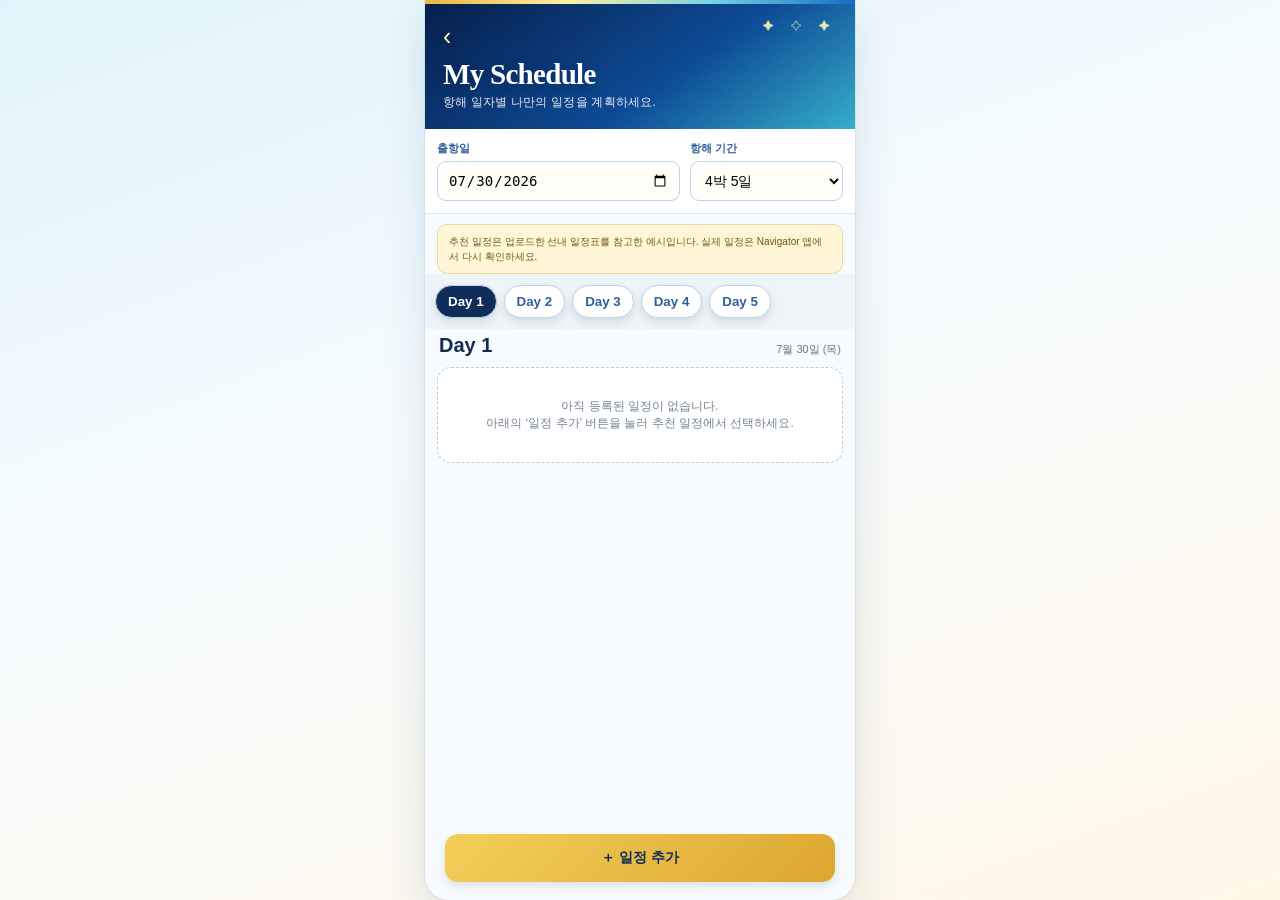
<file: my-info.html>
<!doctype html>
<html lang="ko">
<head>
<meta charset="utf-8"><meta name="viewport" content="width=device-width,initial-scale=1,viewport-fit=cover">
<title>내 일정 · Disney Adventure</title><link rel="stylesheet" href="cruise-theme.css">
<style>
*{box-sizing:border-box}body{margin:0;background:#eef4f8;color:#13233e;font-family:-apple-system,BlinkMacSystemFont,"Segoe UI",sans-serif}.page{max-width:430px;min-height:100vh;margin:auto;background:#f8fbfd}.head{padding:18px;color:#fff;background:linear-gradient(135deg,#102c5b,#2873be)}.back{color:#fff;text-decoration:none;font-size:25px}.head h1{font-family:Georgia,serif;font-size:29px;margin:7px 0 3px}.head p{font-size:12px;margin:0;opacity:.9}.settings{display:grid;grid-template-columns:1fr;gap:10px;padding:12px;background:#fff;border-bottom:1px solid #dbe6ef}.settings label{display:block;min-width:0;font-size:11px;font-weight:800;color:#315f9c}.settings input,.settings select{display:block;width:100%;max-width:100%;min-width:0;height:40px;margin-top:5px;border:1px solid #bdd2e3;border-radius:9px;padding:0 10px;font-size:14px}@media(min-width:390px){.settings{grid-template-columns:minmax(0,1.35fr) minmax(0,.85fr)}}.source-note{margin:10px 12px 0;padding:9px 11px;border-radius:10px;background:#fff6d8;border:1px solid #ead99a;color:#6f5815;font-size:10px;line-height:1.5}.tabs{display:flex;gap:7px;padding:11px 10px;overflow:auto;background:#eef4f8;position:sticky;top:0;z-index:4}.tab{white-space:nowrap;border:1px solid #bdd3e6;background:#fff;color:#315f9c;border-radius:99px;padding:8px 12px;font-weight:800}.tab.active{background:#102c5b;color:#fff}.content{padding:0 12px 90px}.day-head{display:flex;justify-content:space-between;align-items:end;margin:5px 2px 10px}.day-head h2{font-size:20px;margin:0}.date{font-size:11px;color:#68788b}.empty{padding:30px 15px;text-align:center;background:#fff;border:1px dashed #b8cddd;border-radius:14px;color:#748397;font-size:12px}.event{display:grid;grid-template-columns:62px 1fr auto;gap:9px;align-items:start;margin:8px 0;padding:12px;background:#fff;border:1px solid #dbe7ef;border-radius:14px}.time{font-size:13px;font-weight:900;color:#1768b4}.event h3{font-size:14px;margin:0 0 4px}.meta{font-size:11px;color:#697b8e;line-height:1.45}.pin{color:#1768b4;text-decoration:none;font-weight:800}.delete{border:0;background:#f5e8e8;color:#a43e3e;border-radius:8px;width:29px;height:29px}.add{position:fixed;left:50%;bottom:18px;transform:translateX(-50%);width:min(390px,calc(100% - 28px));height:48px;border:0;border-radius:13px;background:#e1ac25;color:#102c5b;font-weight:900;font-size:14px}.modal{position:fixed;inset:0;display:none;align-items:end;justify-content:center;background:#102c5b66;z-index:10}.modal.show{display:flex}.sheet{width:min(430px,100%);max-height:88vh;overflow:auto;padding:16px 16px calc(22px + env(safe-area-inset-bottom));background:#fff;border-radius:22px 22px 0 0}.sheet h2{margin:0 0 5px}.sheet-sub{margin:0 0 12px;color:#66788c;font-size:11px}.mode{display:grid;grid-template-columns:1fr 1fr;gap:7px;margin-bottom:12px}.mode button{height:38px;border:1px solid #bfd3e5;border-radius:9px;background:#fff;color:#315f9c;font-weight:800}.mode button.active{background:#102c5b;color:#fff}.filters{display:flex;gap:6px;overflow:auto;margin-bottom:10px}.filter{white-space:nowrap;border:1px solid #d2deea;background:#f8fbfe;border-radius:99px;padding:6px 9px;font-size:11px}.filter.active{background:#dff2fa;color:#0d6683;border-color:#7ecbde}.preset-list{display:grid;gap:7px}.preset{display:grid;grid-template-columns:54px 1fr auto;gap:8px;align-items:center;width:100%;text-align:left;border:1px solid #dbe6ef;background:#fff;border-radius:11px;padding:10px}.preset-time{font-size:12px;font-weight:900;color:#1768b4}.preset-title{font-size:12px;font-weight:850}.preset-meta{display:block;margin-top:2px;color:#6a7b8d;font-size:10px}.preset-add{font-size:20px;color:#13749a}.manual{display:none}.manual.show{display:block}.fields{display:grid;gap:10px}.fields label{font-size:11px;font-weight:800;color:#315f9c}.fields input,.fields textarea{width:100%;margin-top:5px;border:1px solid #bfd2e2;border-radius:8px;padding:9px;font:inherit}.fields textarea{height:70px;resize:vertical}.actions{display:grid;grid-template-columns:1fr 2fr;gap:8px;margin-top:12px}.actions button,.done,.return-btn{height:42px;border:0;border-radius:9px;font-weight:900}.cancel{background:#edf1f5;color:#596b7d}.save,.done{background:#102c5b;color:#fff}.done{position:sticky;bottom:0;width:100%;margin-top:12px}.save-result{display:none;text-align:center;padding:22px 8px 6px}.save-result.show{display:block}.save-result strong{display:block;font-size:18px;margin-bottom:8px}.save-result p{font-size:12px;color:#66788c}.return-btn{width:100%;margin-top:10px;background:#e1ac25;color:#102c5b}
</style></head>
<body><main class="page"><header class="head"><a class="back" onclick="if(history.length>1){history.back();return false}" href="index.html">‹</a><h1>My Schedule</h1><p>항해 일자별 나만의 일정을 계획하세요.</p></header><section class="settings"><label>출항일<input id="sail" type="date"></label><label>항해 기간<select id="nights"><option value="3">3박 4일</option><option value="4">4박 5일</option></select></label></section><p class="source-note">추천 일정은 업로드한 선내 일정표를 참고한 예시입니다. 실제 일정은 Navigator 앱에서 다시 확인하세요.</p><nav id="tabs" class="tabs"></nav><section id="content" class="content"></section><button class="add" onclick="openPicker()">＋ 일정 추가</button></main>
<div id="modal" class="modal" onclick="if(event.target===this)closePicker()"><section class="sheet"><div id="pickerBody"><h2>Day <span id="pickerDay"></span> 일정 추가</h2><p class="sheet-sub">추천 일정에서 골라 담거나 직접 입력하세요.</p><div class="mode"><button id="presetMode" class="active" onclick="setMode('preset')">추천 일정</button><button id="manualMode" onclick="setMode('manual')">직접 입력</button></div><div id="presetPane"><div id="filters" class="filters"></div><div id="presetList" class="preset-list"></div><button class="done" onclick="closePicker()">선택 완료</button></div><form id="form" class="manual"><div class="fields"><label>시간<input id="time" type="time" required></label><label>일정 이름<input id="title" required></label><label>장소<input id="place"></label><label>메모<textarea id="memo"></textarea></label></div><div class="actions"><button type="button" class="cancel" onclick="closePicker()">취소</button><button class="save">저장</button></div></form></div><div id="saveResult" class="save-result"><strong>✓ 일정이 저장되었습니다.</strong><p>선택한 날짜의 내 일정에서 확인할 수 있습니다.</p><button class="return-btn" onclick="returnToSchedule()">← 일정으로 돌아가기</button></div></section></div>
<script>
const KEY='disneyAdventureSchedule',VOYAGE='disneyAdventureVoyage';let data=JSON.parse(localStorage.getItem(KEY)||'{}'),voyage=JSON.parse(localStorage.getItem(VOYAGE)||'{}'),day=1,category='전체';
const presets={1:[['12:00','Youth Activities Open House','Disney’s Oceaneer Club','키즈'],['13:15','Let’s Set Sail','Garden Stage','공연'],['14:00','Let’s Set Sail','Garden Stage','공연'],['14:45','Let’s Set Sail','Garden Stage','공연'],['16:00','Mandatory Guest Assembly Drill','Disney Adventure','필수'],['16:30','Youth Activities Open House','Disney’s Oceaneer Club','키즈'],['17:15','A Whole New World with Alona','Town Square','음악'],['18:00','Baymax Super Exercise Expo','Garden Stage','공연'],['18:00','Seas the Adventure','Walt Disney Theatre','공연'],['20:30','Seas the Adventure','Walt Disney Theatre','공연'],['20:30','Baymax Super Exercise Expo','Garden Stage','공연'],['21:15','Silent Disco Party','Garden Stage','파티'],['22:30','Family Dance Party','Town Square','파티']],2:[['08:30','Moana: Call of the Sea','Wayfinder Bay','공연'],['09:00','Youth Activities Open House','Mickey & Minnie Captain’s Deck','키즈'],['09:30','Crafts: Family Crafts','Animator’s Palate','체험'],['10:00','Character Appearance: Disney Pals','Garden Stage','캐릭터'],['10:30','Lion King: Celebration in the Sky','Fireworks Viewing Upper Decks','공연'],['11:30','Character Appearance: Disney Pals','Garden Stage','캐릭터'],['13:00','Family Movie Fun Time','Baymax Cinema','영화'],['14:00','Seas the Adventure','Walt Disney Theatre','공연'],['15:00','Youth Activities Open House','it’s a small world nursery','키즈'],['15:30','Family Superstar Karaoke','D Lounge','파티'],['18:00','Seas the Adventure','Walt Disney Theatre','공연'],['20:30','Seas the Adventure','Walt Disney Theatre','공연'],['21:45','Family Superstar Karaoke','D Lounge','파티'],['22:30','Around the World Party with DJ DEE','Garden Stage','파티']],3:[['09:00','Duffy and the Friend Ship','Walt Disney Theatre','공연'],['09:00','Youth Activities Open House','Marvel W.E.B. Workshop','키즈'],['09:30','Moana: Call of the Sea','Wayfinder Bay','공연'],['10:00','Duffy and the Friend Ship','Walt Disney Theatre','공연'],['10:30','Moana: Call of the Sea','Wayfinder Bay','공연'],['11:00','Duffy and the Friend Ship','Walt Disney Theatre','공연'],['13:00','Learn to Draw','Animator’s Palate','체험'],['15:00','Youth Activities Open House','Disney’s Oceaneer Club','키즈'],['15:30','Family Superstar Karaoke','D Lounge','파티'],['18:00','Remember','Walt Disney Theatre','공연'],['18:15','Avengers Assemble!','Garden Stage','공연'],['20:30','Remember','Walt Disney Theatre','공연'],['20:45','Avengers Assemble!','Garden Stage','공연'],['21:30','Disney Tunes Trivia','D Lounge','게임']],4:[['09:00','Youth Activities Open House','Mickey & Minnie Captain’s Deck','키즈'],['09:15','Baymax Super Exercise Expo','Garden Stage','공연'],['10:30','Mickey’s Color Spin Dance Party','Garden Stage','공연'],['13:00','Jack-Jack’s Diaper Dash','Town Square','공연'],['14:00','Remember','Walt Disney Theatre','공연'],['15:00','Family Superstar Karaoke','D Lounge','파티'],['15:15','Youth Activities Open House','Disney’s Oceaneer Club','키즈'],['18:00','Remember','Walt Disney Theatre','공연'],['18:15','Jack-Jack’s Diaper Dash','Town Square','공연'],['20:30','Remember','Walt Disney Theatre','공연'],['20:45','Avengers Assemble!','Garden Stage','공연'],['21:15','Mozart-Puccini with Alona','Garden Stage','음악'],['22:15','Once Upon an Eastern Dream with Lucy','Town Square','음악']],5:[]};
const sail=document.getElementById('sail'),nights=document.getElementById('nights');sail.value=voyage.sail||'2026-07-30';nights.value=voyage.nights||'4';function days(){return Number(nights.value)+1}function dateFor(d){if(!sail.value)return'';const x=new Date(sail.value+'T00:00:00');x.setDate(x.getDate()+d-1);return new Intl.DateTimeFormat('ko-KR',{month:'long',day:'numeric',weekday:'short'}).format(x)}function saveVoyage(){voyage={...voyage,sail:sail.value,nights:nights.value};localStorage.setItem(VOYAGE,JSON.stringify(voyage));if(day>days())day=days();render()}sail.onchange=nights.onchange=saveVoyage;
function esc(v){return String(v||'').replace(/[&<>"']/g,c=>({'&':'&amp;','<':'&lt;','>':'&gt;','"':'&quot;',"'":'&#39;'}[c]))}
function render(){tabs.innerHTML=Array.from({length:days()},(_,i)=>`<button class="tab ${day===i+1?'active':''}" onclick="day=${i+1};render()">Day ${i+1}</button>`).join('');const items=(data[day]||[]).slice().sort((a,b)=>a.time.localeCompare(b.time));content.innerHTML=`<div class="day-head"><h2>Day ${day}</h2><span class="date">${dateFor(day)}</span></div>`+(items.length?items.map((e,i)=>`<article class="event"><div class="time">${e.time}</div><div><h3>${esc(e.title)}</h3><div class="meta">${e.place?`<a class="pin" href="deck-plan.html?q=${encodeURIComponent(e.place)}">📍 ${esc(e.place)}</a><br>`:''}${e.memo?esc(e.memo):''}</div></div><button class="delete" onclick="removeItem(${i})">×</button></article>`).join(''):'<div class="empty">아직 등록된 일정이 없습니다.<br>아래의 ‘일정 추가’ 버튼을 눌러 추천 일정에서 선택하세요.</div>')}
function openPicker(){pickerDay.textContent=day;category='전체';pickerBody.style.display='block';saveResult.classList.remove('show');setMode('preset');renderPresets();modal.classList.add('show')}function closePicker(){modal.classList.remove('show')}function setMode(mode){presetMode.classList.toggle('active',mode==='preset');manualMode.classList.toggle('active',mode==='manual');presetPane.style.display=mode==='preset'?'block':'none';form.classList.toggle('show',mode==='manual');if(mode==='manual'){form.reset();time.value='09:00';title.focus()}}
function renderPresets(){const list=(presets[day]||[]).slice().sort((a,b)=>a[0].localeCompare(b[0])||a[1].localeCompare(b[1]));const cats=['전체',...new Set(list.map(x=>x[3]))];filters.innerHTML=cats.map(c=>`<button class="filter ${c===category?'active':''}" onclick="category='${c}';renderPresets()">${c}</button>`).join('');const shown=(category==='전체'?list:list.filter(x=>x[3]===category)).slice().sort((a,b)=>a[0].localeCompare(b[0])||a[1].localeCompare(b[1]));presetList.innerHTML=shown.length?shown.map(x=>`<button class="preset" onclick="addPreset('${x[0]}','${x[1].replace(/'/g,"\\'")}','${x[2].replace(/'/g,"\\'")}','${x[3]}')"><span class="preset-time">${x[0]}</span><span><span class="preset-title">${x[1]}</span><span class="preset-meta">📍 ${x[2]} · ${x[3]}</span></span><span class="preset-add">＋</span></button>`).join(''):'<div class="empty">이 날짜에는 등록된 추천 일정이 없습니다.</div>'}
function showSaved(){pickerBody.style.display='none';saveResult.classList.add('show')}function returnToSchedule(){closePicker();render();window.scrollTo({top:document.querySelector('.day-head').offsetTop-70,behavior:'smooth'})}
function addPreset(t,n,p,type){if((data[day]||[]).some(e=>e.time===t&&e.title===n)){alert('이미 추가된 일정입니다.');return}(data[day]||(data[day]=[])).push({time:t,title:n,place:p,memo:type});localStorage.setItem(KEY,JSON.stringify(data));render();showSaved()}
form.onsubmit=e=>{e.preventDefault();(data[day]||(data[day]=[])).push({time:time.value,title:title.value,place:place.value,memo:memo.value});localStorage.setItem(KEY,JSON.stringify(data));render();showSaved()};function removeItem(index){const sorted=(data[day]||[]).slice().sort((a,b)=>a.time.localeCompare(b.time)),target=sorted[index],raw=data[day]||[],real=raw.indexOf(target);if(real>=0)raw.splice(real,1);localStorage.setItem(KEY,JSON.stringify(data));render()}render();
</script></body></html>
</file>
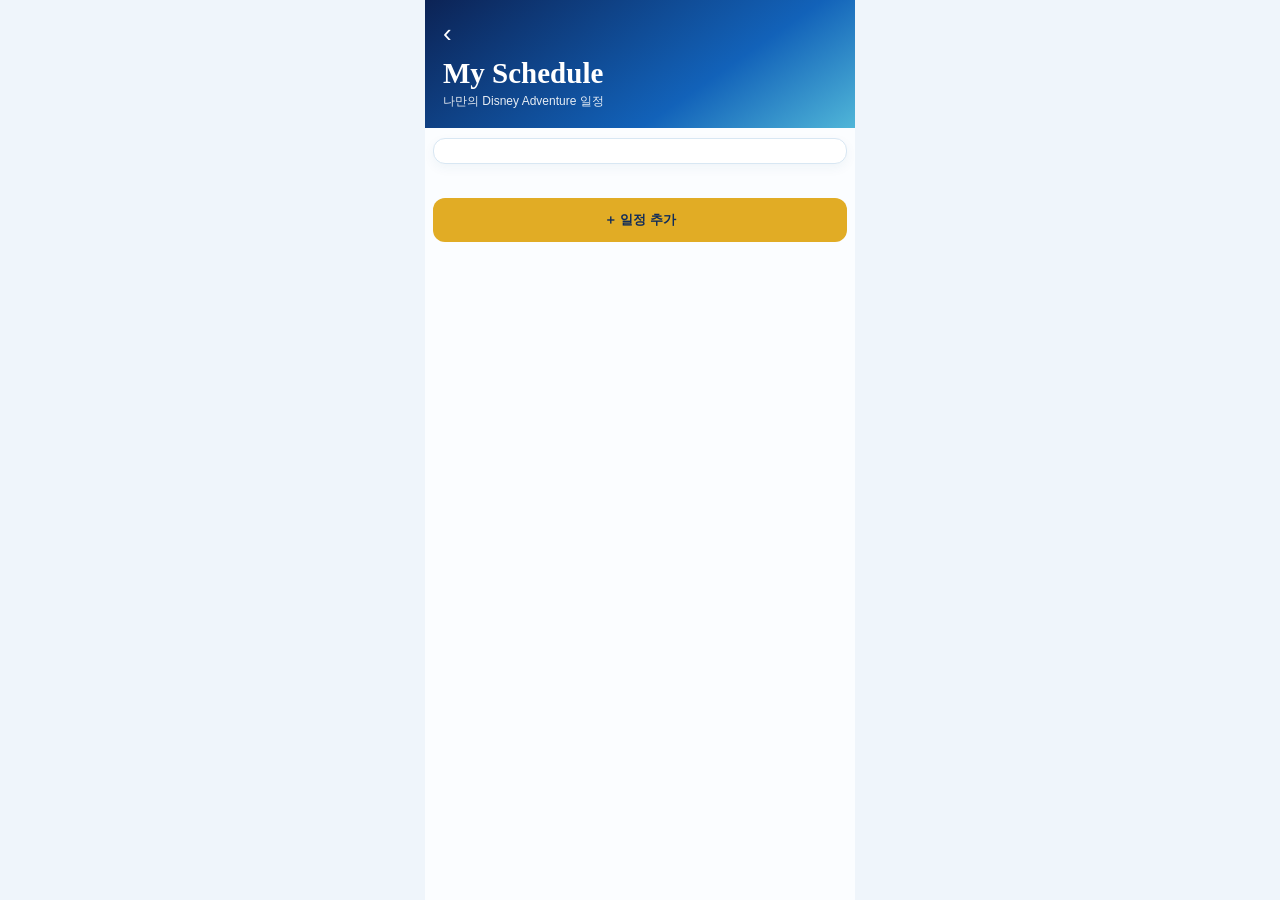
<file: my-schedule.html>
﻿<!doctype html><html lang="ko"><head><meta charset="utf-8"><meta name="viewport" content="width=device-width,initial-scale=1,viewport-fit=cover"><title>Disney Adventure · 내 일정</title><style>
:root{--navy:#102c5b;--blue:#1569ca;--ink:#13233e;--muted:#64738d;--line:#dbe7ef;--gold:#e1ac25}*{box-sizing:border-box}body{margin:0;background:#eff5fb;color:var(--ink);font-family:-apple-system,BlinkMacSystemFont,"Segoe UI",sans-serif}.page{max-width:430px;min-height:100vh;margin:auto;background:#fbfdff}.head{padding:18px;color:#fff;background:linear-gradient(145deg,#0c2355,#1262b9 65%,#50b6d8)}.back{color:#fff;text-decoration:none;font-size:26px}.head h1{margin:8px 0 3px;font-family:Georgia,serif;font-size:29px}.head p{margin:0;font-size:12px;opacity:.9}.summary{margin:10px 8px;padding:12px;border:1px solid #d8e7f3;border-radius:12px;background:#fff;box-shadow:0 4px 12px #1b4d7f0d}.summary b{font-size:13px}.summary p{margin:4px 0 0;font-size:11px;color:var(--muted);line-height:1.5}.tabs{display:flex;gap:6px;overflow:auto;padding:4px 8px 10px}.tab{flex:0 0 auto;border:1px solid #cbddec;border-radius:10px;background:#fff;padding:8px 12px;color:#526887;font-size:11px;font-weight:800}.tab.active{background:var(--navy);border-color:var(--navy);color:#fff}.list{display:grid;gap:8px;padding:0 8px 10px}.empty{padding:28px 12px;border:1px dashed #bdd2e3;border-radius:12px;color:#738198;text-align:center;font-size:12px}.event{display:grid;grid-template-columns:48px 1fr 23px;gap:9px;align-items:start;padding:10px;border:1px solid #dce8f1;border-radius:12px;background:#fff;box-shadow:0 3px 10px #1a4a7e0c}.event.done{opacity:.55}.time{color:#1768b4;font-size:12px;font-weight:900;padding-top:3px}.kind{display:inline-block;margin-bottom:3px;border-radius:99px;background:#eaf4ff;color:#2766a1;padding:2px 6px;font-size:9px;font-weight:900}.event h3{margin:0;font-size:13px}.event p{margin:3px 0 0;color:var(--muted);font-size:11px;line-height:1.4}.event p a{color:#19788c;text-decoration:none;font-weight:800}.check{appearance:none;width:20px;height:20px;margin:2px 0 0;border:2px solid #a7c2d8;border-radius:50%;cursor:pointer}.check:checked{border-color:#48a46d;background:#48a46d;box-shadow:inset 0 0 0 4px #fff}.add{margin:0 8px 18px;border:0;border-radius:12px;width:calc(100% - 16px);height:44px;background:var(--gold);color:var(--navy);font-size:13px;font-weight:900}.dialog{position:fixed;inset:0;display:none;align-items:end;justify-content:center;background:#0b254966;z-index:3}.dialog.show{display:flex}.form{width:min(430px,100%);padding:17px 16px calc(17px + env(safe-area-inset-bottom));border-radius:20px 20px 0 0;background:#fff}.form h2{margin:0 0 13px;font-size:18px}.row{display:flex;gap:8px}.field{display:grid;gap:4px;margin-bottom:10px;flex:1}.field label{font-size:10px;font-weight:900;color:#476687}.field input,.field select{width:100%;height:39px;border:1px solid #cbdceb;border-radius:8px;padding:0 9px;font:inherit;font-size:12px}.actions{display:flex;gap:8px}.actions button{flex:1;border:0;border-radius:9px;height:42px;font-weight:900}.cancel{background:#edf3f8;color:#60728b}.save{background:var(--navy);color:#fff}</style></head><body><main class="page"><header class="head"><a class="back" onclick="if(history.length>1){history.back();return false}" href="disney-adventure-singapore-guide.html">‹</a><h1>My Schedule</h1><p>나만의 Disney Adventure 일정</p></header><section class="summary" id="summary"></section><div class="tabs" id="tabs"></div><section class="list" id="list"></section><button class="add" id="add">＋ 일정 추가</button></main><div class="dialog" id="dialog"><form class="form" id="form"><h2>일정 추가</h2><div class="row"><div class="field"><label>시간</label><input id="time" type="time" required></div><div class="field"><label>분류</label><select id="kind"><option>개인 일정</option><option>식사</option><option>공연</option><option>액티비티</option><option>예약</option></select></div></div><div class="field"><label>일정명</label><input id="title" maxlength="50" placeholder="예: 캐릭터 그리팅" required></div><div class="field"><label>장소 / 메모</label><input id="place" maxlength="80" placeholder="예: Garden Stage"></div><div class="actions"><button class="cancel" type="button" id="cancel">취소</button><button class="save">저장</button></div></form></div><script>
const voyage=JSON.parse(localStorage.getItem('disneyAdventureVoyage')||'{}'),key='disneyAdventureSchedule',doneKey='disneyAdventureScheduleDone',custom=JSON.parse(localStorage.getItem(key)||[]),done=JSON.parse(localStorage.getItem(doneKey)||'{}');let day=1;const count=+(voyage.nights||4)+1;
const summaryEl=document.getElementById('summary'),tabsEl=document.getElementById('tabs'),listEl=document.getElementById('list'),addButton=document.getElementById('add'),dialogEl=document.getElementById('dialog'),formEl=document.getElementById('form'),timeInput=document.getElementById('time'),kindInput=document.getElementById('kind'),titleInput=document.getElementById('title'),placeInput=document.getElementById('place'),cancelButton=document.getElementById('cancel');
function date(n){if(!voyage.sail)return '';const d=new Date(voyage.sail+'T00:00:00');d.setDate(d.getDate()+n-1);return (d.getMonth()+1)+'/'+d.getDate()}
function defaults(n){const a=[];if(n===1){a.push({id:'muster',time:'4:00 PM – 4:30 PM',kind:'필수 일정',title:'🎉 Guest Muster Drill (안전교육)',place:'Disney Adventure'});a.push({id:'greeting',time:'4:30 PM',kind:'직접 추가',title:'📝 그리팅 예약',place:'직접 추가'})}return a}
function esc(s){return String(s).replace(/[&<>"]/g,c=>({'&':'&amp;','<':'&lt;','>':'&gt;','"':'&quot;'}[c]))}function loc(s){const t=esc(s);return /deck|stage|bay|lounge|club|restaurant|spa|pool|theatre|court/i.test(s)?'<a href="deck-plan.html?q='+encodeURIComponent(s)+'">📍 '+t+' · 위치 보기</a>':t}
function render(){summaryEl.innerHTML='<b>📅 '+(voyage.sail?esc(voyage.sail)+' 출항 일정':'5/21 ~ 5/24 스케줄 보기')+'</b><p>Day '+day+' · 총 156개</p>';tabsEl.innerHTML='';for(let i=1;i<=count;i++){const b=document.createElement('button');b.className='tab '+(day===i?'active':'');b.textContent='DAY '+i+(date(i)?' · '+date(i):'');b.onclick=()=>{day=i;render()};tabsEl.append(b)}const items=[...defaults(day),...custom.filter(x=>x.day===day)].sort((a,b)=>(a.time||'99:99').localeCompare(b.time||'99:99'));listEl.innerHTML=items.length?items.map(e=>'<article class="event '+(done[e.id]?'done':'')+'"><div class="time">'+(e.time||'시간 미정')+'</div><div><span class="kind">'+esc(e.kind)+'</span><h3>'+esc(e.title)+'</h3>'+(e.place?'<p>'+loc(e.place)+'</p>':'')+'</div><input class="check" type="checkbox" '+(done[e.id]?'checked ':'')+'data-id="'+e.id+'"></article>').join(''):'<div class="empty">아직 추가한 일정이 없습니다.<br>아래 버튼으로 나만의 일정을 만들어 보세요.</div>';listEl.querySelectorAll('.check').forEach(c=>c.onchange=()=>{done[c.dataset.id]=c.checked;localStorage.setItem(doneKey,JSON.stringify(done));render()})}
addButton.onclick=()=>{dialogEl.classList.add('show');timeInput.focus()};cancelButton.onclick=()=>{dialogEl.classList.remove('show');formEl.reset()};formEl.onsubmit=e=>{e.preventDefault();custom.push({id:crypto.randomUUID(),day:day,time:timeInput.value,kind:kindInput.value,title:titleInput.value.trim(),place:placeInput.value.trim(),done:false});localStorage.setItem(key,JSON.stringify(custom));dialogEl.classList.remove('show');formEl.reset();render()};render();
</script></body></html>
</file>
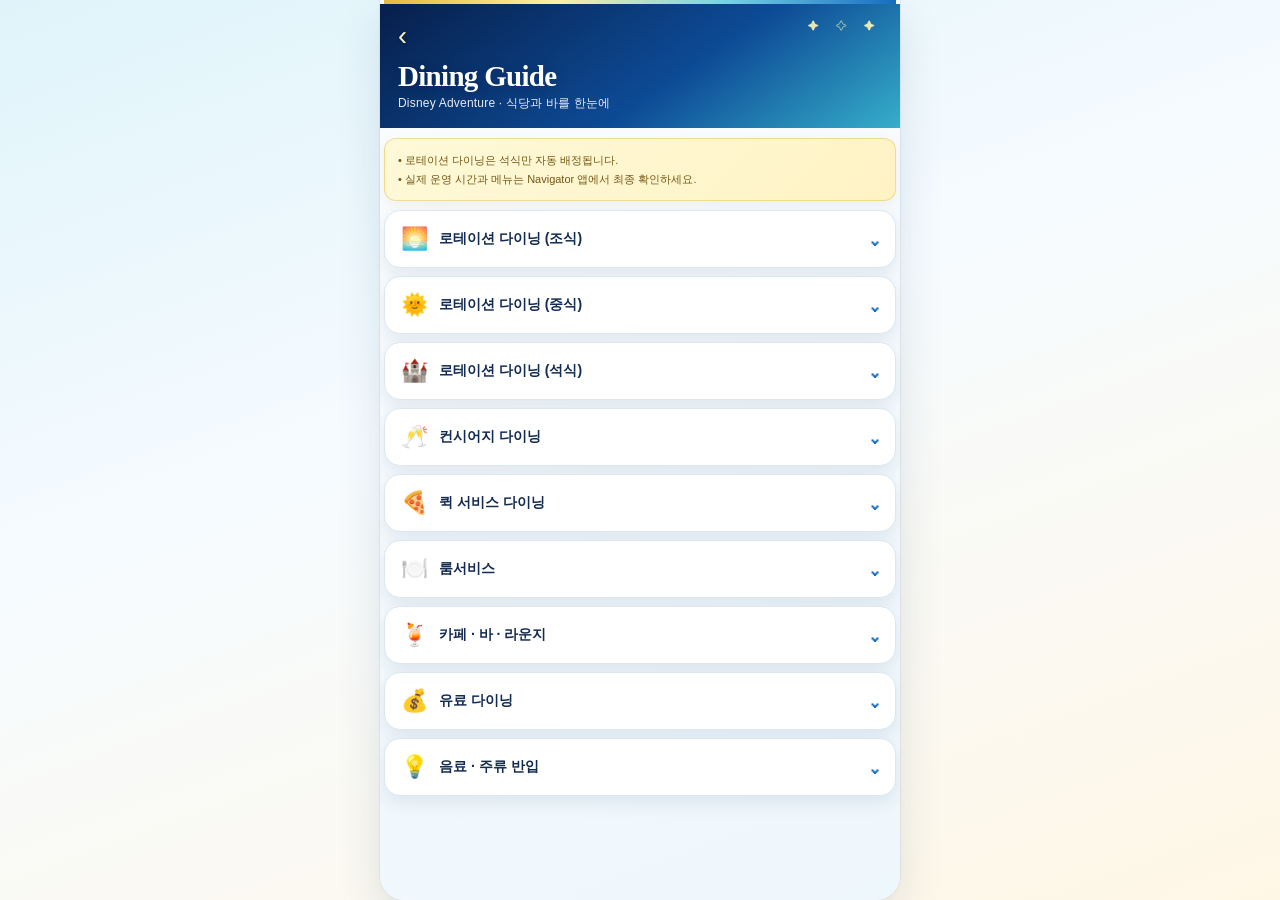
<file: restaurant.html>
<!doctype html>
<html lang="ko"><head><meta charset="utf-8"><meta name="viewport" content="width=device-width,initial-scale=1,viewport-fit=cover"><title>Disney Adventure · 다이닝</title><link rel="stylesheet" href="cruise-theme.css"><style>
:root{--navy:#0a2857;--blue:#176cc2;--gold:#e7b83e;--line:#c6dceb;--muted:#667b91;--ink:#132f55}*{box-sizing:border-box}body{margin:0;background:linear-gradient(160deg,#dff4fa,#f6fbff 44%,#fff7e6);color:var(--ink);font-family:-apple-system,BlinkMacSystemFont,"Segoe UI",sans-serif}.page{max-width:520px;min-height:100vh;margin:auto;padding:0 4px 28px;background:linear-gradient(160deg,#fbfdff,#eef7fc)}.head{margin:0 -4px 10px;padding:17px 18px 16px;color:#fff;background:linear-gradient(145deg,#071f4b,#0d4b96 58%,#36aeca)}.back{color:#fff4b8;text-decoration:none;font-size:27px}.head h1{margin:8px 0 2px;font-family:Georgia,serif;font-size:29px}.head p{margin:0;font-size:12px;opacity:.9}.notice{margin:0 0 9px;padding:12px 13px;border:1px solid var(--line);border-radius:12px;background:#edf7ff;color:#315675;font-size:11px;line-height:1.7}.list{display:grid;gap:8px}.section{border:1px solid #dbe8f1;border-radius:16px;background:#fff;box-shadow:0 7px 18px rgba(11,49,92,.09);overflow:hidden}.section>summary{display:flex;align-items:center;gap:14px;padding:15px 16px;list-style:none;cursor:pointer;font-size:14px;font-weight:900}.section>summary::-webkit-details-marker{display:none}.section>summary:after{content:'⌄';margin-left:auto;color:var(--blue);font-size:20px}.section[open]>summary:after{content:'⌃'}.emoji{width:24px;text-align:center;font-size:22px}.section-body{padding:0 10px 12px;border-top:1px solid #d9e8f2;color:#536b82;font-size:11px;line-height:1.55}.subhead,.pair{margin:9px 0 5px;padding:9px 10px;border-left:4px solid var(--blue);background:linear-gradient(135deg,#eaf4fc,#f8fcff);color:#163b62;font-weight:900}.subhead-row,.pair-head{display:flex;align-items:center;justify-content:space-between;gap:8px}.heading-menu,.pair-action{border:1px solid #7fb5d8;border-radius:999px;background:#fff;color:var(--blue);padding:5px 10px;font-size:10px;font-weight:900;cursor:pointer}.pair-actions{display:flex;gap:5px;flex:0 0 auto}.pair span{display:block;margin-top:3px;color:#536b82;font-size:10px;font-weight:500}.venue{position:relative;display:block;margin:6px 0;padding:10px 42px 9px 10px;border:1px solid var(--line);border-radius:10px;background:#fbfdff;color:var(--blue);text-decoration:none}.venue b,.venue span{display:block}.venue b{font-size:12px}.venue span{margin-top:2px;color:var(--muted);font-size:10px}.venue i{position:absolute;right:11px;top:50%;transform:translateY(-50%);font-style:normal}.table-card{position:relative;margin:6px 0;border:1px solid var(--line);border-radius:11px;background:#fbfdff}.menu-open{display:block;width:100%;padding:11px 42px 10px 11px;border:0;background:transparent;text-align:left;color:var(--blue);cursor:pointer}.menu-open b,.menu-open span{display:block}.menu-open span{margin-top:3px;color:var(--muted);font-size:10px}.deck-pin{position:absolute;right:10px;bottom:10px;color:var(--blue);text-decoration:none}.dinner-note{margin:8px 0;padding:11px;border-radius:12px;background:#fff4f4;color:#536173;line-height:1.65}.rotation-wrap{overflow:auto;margin:10px 0}.rotation{width:100%;min-width:480px;border-collapse:collapse;text-align:center;font-size:9px}.rotation th,.rotation td{padding:8px 5px;border:1px solid #aab8c4}.rotation th{background:#c83b3d;color:#fff}.rotation td:first-child{font-weight:900;background:#f3f6f8}.rotation .day4{background:#fff5d7;color:#a46a00;text-align:left;font-weight:800}.legend{font-size:9px;color:#6b7784;line-height:1.5}.popup{position:fixed;inset:0;display:none;align-items:flex-end;justify-content:center;background:rgba(8,29,58,.62);z-index:50}.popup.show{display:flex}.menu-sheet{width:min(520px,100%);max-height:94vh;background:#fffdf8;border-radius:24px 24px 0 0;overflow:hidden}.menu-head{display:flex;align-items:center;gap:10px;padding:15px 16px;background:linear-gradient(145deg,#071f4b,#0d4b96 58%,#36aeca);color:#fff}.meal-icon{width:34px;height:34px;display:grid;place-items:center;border-radius:50%;background:#ffffff2a}.menu-head h2{margin:0;font-size:14px}.menu-head p{margin:2px 0 0;font-size:10px;opacity:.85}.menu-close{margin-left:auto;border:0;background:transparent;color:#fff;font-size:25px}.menu-scroll{max-height:calc(94vh - 66px);padding:12px 10px 24px;overflow:auto;background:linear-gradient(180deg,#f8fbff,#fffdf8)}.menu-group{margin-bottom:14px;padding:10px;border:1px solid #d9e8f2;border-radius:15px;background:#fff}.menu-group h3{margin:0 0 8px;padding:8px 10px;border-radius:10px;background:#eef6fc;color:var(--navy);font-size:12px;border-left:4px solid var(--gold)}.menu-item{margin-bottom:8px;padding:10px 11px;border:1px solid #e0ebf3;border-radius:11px;background:#fffdf9}.menu-item:last-child{margin-bottom:0}.menu-item strong{display:block;color:var(--blue);font-size:12px}.menu-item strong:before{content:'✦ ';color:var(--gold)}.menu-item b{display:block;margin:2px 0;font-size:12px}.menu-item em{display:block;color:#738095;font-size:9px;line-height:1.45}.menu-item p{margin:5px 0 0;color:#51677c;font-size:10px;line-height:1.65}.menu-note{padding:10px;border-radius:10px;background:#fff7d7;color:#735612;font-size:10px}.bottom-close{width:100%;height:44px;border:0;border-radius:11px;background:linear-gradient(135deg,#f2cf5a,#dca62f);color:#102c5b;font-weight:900}
.concierge-card{position:relative;margin:7px 0;padding:10px 76px 9px 11px;border:1px solid var(--line);border-radius:10px;background:#fbfdff;box-shadow:0 2px 7px rgba(11,49,92,.04)}
.concierge-card b{display:block;color:var(--blue);font-size:12px}
.concierge-card span{display:block;margin-top:3px;color:#68788d;font-size:10px}
.concierge-actions{position:absolute;right:10px;top:50%;display:flex;align-items:center;gap:10px;transform:translateY(-50%)}
.concierge-actions a,.concierge-actions button{border:0;background:transparent;color:var(--blue);text-decoration:none;font-size:16px;line-height:1;cursor:pointer;padding:0;font-family:inherit}
.dining-info{margin:7px 0 9px;padding:10px 12px;border-radius:10px;background:#edf7ff;color:#315675;font-size:10px;line-height:1.75}
.dining-info div{margin:1px 0}
.dining-card{position:relative;margin:7px 0;padding:10px 78px 9px 11px;border:1px solid var(--line);border-radius:10px;background:#fbfdff}
.dining-card b{display:block;color:var(--blue);font-size:12px}
.dining-card span{display:block;margin-top:3px;color:#68788d;font-size:10px;line-height:1.45}
.dining-card .subline{color:#536173}
.dining-actions{position:absolute;right:10px;top:50%;display:flex;align-items:center;gap:10px;transform:translateY(-50%)}
.dining-actions a,.dining-actions button{border:0;background:transparent;color:var(--blue);text-decoration:none;font-size:16px;cursor:pointer;padding:0}
.nested{margin:7px 0;border:1px solid var(--line);border-radius:10px;background:#fbfdff;overflow:hidden}
.nested>summary{display:flex;align-items:center;gap:8px;padding:11px 12px;list-style:none;cursor:pointer;color:var(--blue);font-size:12px;font-weight:900}
.nested>summary::-webkit-details-marker{display:none}
.nested>summary:after{content:'⌄';margin-left:auto}
.nested[open]>summary:after{content:'⌃'}
.nested-body{padding:0 12px 11px;border-top:1px solid #d9e8f2;color:#5c6b7b;font-size:10px;line-height:1.7}.nested-body p{margin:8px 0}.nested-body strong{color:var(--blue)}

@media(max-width:390px){.pair-head{align-items:flex-start;flex-direction:column}.pair-actions{align-self:flex-end}}
</style></head><body><main class="page"><header class="head"><a class="back" onclick="if(history.length>1){history.back();return false}" href="index.html">‹</a><h1>Dining Guide</h1><p>Disney Adventure · 식당과 바를 한눈에</p></header><aside class="notice">• 로테이션 다이닝은 석식만 자동 배정됩니다.<br>• 실제 운영 시간과 메뉴는 Navigator 앱에서 최종 확인하세요.</aside><section class="list">
<details class="section"><summary><span class="emoji">🌅</span>로테이션 다이닝 (조식)</summary><div class="section-body"><div class="subhead">Buffet (Self-Service)</div><a class="venue" href="deck-plan.html?q=Pixar%20Market"><b>Pixar Market</b><span>7:00 AM–10:45 AM</span><i>📍</i></a><a class="venue" href="deck-plan.html?q=Enchanted%20Summer"><b>Enchanted Summer</b><span>8:00 AM–10:30 AM</span><i>📍</i></a><div class="subhead subhead-row"><span>Table Service (Menu)</span><button class="heading-menu" onclick="openMenu('breakfast')">&lt;Menu&gt;</button></div><div class="table-card"><button class="menu-open" onclick="openMenu('breakfast')"><b>Animator's Table</b><span>8:30 AM–10:00 AM · 조식 메뉴</span></button><a class="deck-pin" href="deck-plan.html?q=Animators%20Table">📍</a></div><div class="table-card"><button class="menu-open" onclick="openMenu('breakfast')"><b>Navigator's Club</b><span>8:00 AM–9:30 AM · 조식 메뉴</span></button><a class="deck-pin" href="deck-plan.html?q=Navigators%20Club">📍</a></div></div></details>
<details class="section"><summary><span class="emoji">🌞</span>로테이션 다이닝 (중식)</summary><div class="section-body"><div class="subhead">Buffet</div><a class="venue" href="deck-plan.html?q=Pixar%20Market"><b>Pixar Market</b><span>12:00 PM–3:00 PM (Day 1), 12:00 PM–2:00 PM (Day 2–4)</span><i>📍</i></a><a class="venue" href="deck-plan.html?q=Enchanted%20Summer"><b>Enchanted Summer</b><span>12:00 PM–2:30 PM (Day 1), 12:00 PM–2:00 PM (Day 2–4)</span><i>📍</i></a><div class="subhead subhead-row"><span>Table Service (Menu)</span><button class="heading-menu" onclick="openMenu('lunch')">&lt;Menu&gt;</button></div><div class="table-card"><button class="menu-open" onclick="openMenu('lunch')"><b>Animator's Table</b><span>12:00 PM–1:30 PM · 중식 메뉴</span></button><a class="deck-pin" href="deck-plan.html?q=Animators%20Table">📍</a></div><div class="table-card"><button class="menu-open" onclick="openMenu('lunch')"><b>Navigator's Club</b><span>12:00 PM–1:30 PM · 중식 메뉴</span></button><a class="deck-pin" href="deck-plan.html?q=Navigators%20Club">📍</a></div></div></details>
<details class="section"><summary><span class="emoji">🏰</span>로테이션 다이닝 (석식)</summary><div class="section-body"><div class="dinner-note">• 6개 정찬 식당이 2개씩 페어로 운영되며 페어끼리 메뉴 동일<br>• 디너 2부제: 5:45 PM / 8:15 PM<br>• 실제 배정 식당과 시간은 Navigator 앱에서 확인하세요.</div><div class="rotation-wrap"><table class="rotation"><tr><th rowspan="2">구분</th><th colspan="3">로테이션 1</th><th colspan="3">로테이션 2</th></tr><tr><th>그룹1</th><th>그룹2</th><th>그룹3</th><th>그룹4</th><th>그룹5</th><th>그룹6</th></tr><tr><td>1일차</td><td>팔레트</td><td>픽사</td><td>네비</td><td>테이블</td><td>썸머</td><td>할리우드</td></tr><tr><td>2일차</td><td>픽사</td><td>네비</td><td>팔레트</td><td>썸머</td><td>할리우드</td><td>테이블</td></tr><tr><td>3일차</td><td>네비</td><td>팔레트</td><td>픽사</td><td>할리우드</td><td>테이블</td><td>썸머</td></tr><tr><td colspan="7" class="day4">ⓘ 아래는 4박 일정 전용</td></tr><tr><td>4일차</td><td>팔레트</td><td>픽사</td><td>네비</td><td>테이블</td><td>썸머</td><td>할리우드</td></tr></table></div><p class="legend">팔레트=Animator's Palate · 픽사=Pixar Market · 네비=Navigator's Club<br>테이블=Animator's Table · 썸머=Enchanted Summer · 할리우드=Hollywood Spotlight Club</p><div class="pair"><div class="pair-head"><div><b>Pair A: The Clubs</b><span>캐릭터 쇼 디너: 미키, 미니, 도날드, 데이지 등장</span></div><div class="pair-actions"><button class="pair-action" onclick="openDinnerMenu('pairA','kids')">키즈 메뉴</button><button class="pair-action" onclick="openDinnerMenu('pairA','main')">메뉴</button></div></div></div><a class="venue" href="deck-plan.html?q=Navigators%20Club"><b>Navigator's Club</b><i>📍</i></a><a class="venue" href="deck-plan.html?q=Hollywood%20Spotlight%20Club"><b>Hollywood Spotlight Club</b><i>📍</i></a><div class="pair"><div class="pair-head"><div><b>Pair B: The Animators</b><span>디즈니·픽사 애니메이션 인터랙티브 쇼</span></div><div class="pair-actions"><button class="pair-action" onclick="openDinnerMenu('pairB','kids')">키즈 메뉴</button><button class="pair-action" onclick="openDinnerMenu('pairB','main')">메뉴</button></div></div></div><a class="venue" href="deck-plan.html?q=Animators%20Palate"><b>Animator's Palate</b><i>📍</i></a><a class="venue" href="deck-plan.html?q=Animators%20Table"><b>Animator's Table</b><i>📍</i></a><div class="pair"><div class="pair-head"><div><b>Pair C: The Marketplace &amp; Garden</b><span>일반 정찬</span></div><div class="pair-actions"><button class="pair-action" onclick="openDinnerMenu('pairC','kids')">키즈 메뉴</button><button class="pair-action" onclick="openDinnerMenu('pairC','main')">메뉴</button></div></div></div><a class="venue" href="deck-plan.html?q=Pixar%20Market"><b>Pixar Market</b><i>📍</i></a><a class="venue" href="deck-plan.html?q=Enchanted%20Summer"><b>Enchanted Summer</b><i>📍</i></a><div class="pair"><div class="pair-head"><div><b>4일차: 전 레스토랑 메뉴 동일</b><span>공연 없음</span></div><div class="pair-actions"><button class="pair-action" onclick="openDinnerMenu('day4','kids')">키즈 메뉴</button><button class="pair-action" onclick="openDinnerMenu('day4','main')">메뉴</button></div></div></div></div></details><details class="section"><summary><span class="emoji">🥂</span>컨시어지 다이닝</summary><div class="section-body">
<div class="concierge-card"><b>Concierge Lounge Breakfast</b><span>07:00AM~10:30AM</span><div class="concierge-actions"><button onclick="openConciergeMenu('breakfast')" aria-label="메뉴">🍴</button><a href="deck-plan.html?q=Concierge%20Lounge" aria-label="위치">📍</a></div></div>
<div class="concierge-card"><b>Concierge Lounge Lunch</b><span>11:00AM~4:30PM</span><div class="concierge-actions"><button onclick="openConciergeMenu('lunch')" aria-label="메뉴">🍴</button><a href="deck-plan.html?q=Concierge%20Lounge" aria-label="위치">📍</a></div></div>
<div class="concierge-card"><b>Concierge Sundeck</b><span>07:00AM~10:00PM</span><div class="concierge-actions"><button onclick="openConciergeMenu('sundeck')" aria-label="메뉴">🍴</button><a href="deck-plan.html?q=Concierge%20Sundeck" aria-label="위치">📍</a></div></div>
<div class="concierge-card"><b>Hollywood Spotlight Club (Day 1 only)</b><span>11:45AM~2:00PM</span><div class="concierge-actions"><button onclick="openConciergeMenu('hollywood')" aria-label="메뉴">🍴</button><a href="deck-plan.html?q=Hollywood%20Spotlight%20Club" aria-label="위치">📍</a></div></div>
</div></details>
<details class="section"><summary><span class="emoji">🍕</span>퀵 서비스 다이닝</summary><div class="section-body">
<div class="dining-info">
<div>• 예약 없음 · 무료 · 자유 입장</div>
<div>• 음식 받아서 객실/다른 공간 반입 가능</div>
<div>• 추천 레스토랑: Pizza Planet, Stitch's 'Ohana Grill, Gramma Tala's Kitchen</div>
<div>• Day1 은 12:00PM에 오픈</div>
</div>

<div class="dining-card"><b>Pizza Planet</b><span>토이스토리 테마 / 피자</span><span>10:30AM~6:00PM, 9:00PM~12:00AM</span><div class="dining-actions"><button onclick="openQuickMenu('pizza')" aria-label="메뉴">🍴</button><a href="deck-plan.html?q=Pizza%20Planet" aria-label="위치">📍</a></div></div>
<div class="dining-card"><b>Gramma Tala's Kitchen</b><span>모아나 테마 / 동남아·태평양 요리</span><span>11:00AM~6:00PM, 10:00PM~12:00AM</span><div class="dining-actions"><button onclick="openQuickMenu('gramma')" aria-label="메뉴">🍴</button><a href="deck-plan.html?q=Gramma%20Talas%20Kitchen" aria-label="위치">📍</a></div></div>
<div class="dining-card"><b>Mowgli's Eatery</b><span>정글북 테마 / 인도 요리</span><span>11:00AM~6:00PM, 10:00PM~12:00AM</span><div class="dining-actions"><button onclick="openQuickMenu('mowgli')" aria-label="메뉴">🍴</button><a href="deck-plan.html?q=Mowglis%20Eatery" aria-label="위치">📍</a></div></div>
<div class="dining-card"><b>Stitch's 'Ohana Grill</b><span>스티치 테마 / 하와이안 그릴</span><span>10:30AM~10:00PM</span><div class="dining-actions"><button onclick="openQuickMenu('stitch')" aria-label="메뉴">🍴</button><a href="deck-plan.html?q=Stitchs%20Ohana%20Grill" aria-label="위치">📍</a></div></div>
<div class="dining-card"><b>Cosmic Kebabs</b><span>미즈 마블 테마 / 지중해 케밥</span><span>10:30AM~10:00PM</span><div class="dining-actions"><button onclick="openQuickMenu('cosmic')" aria-label="메뉴">🍴</button><a href="deck-plan.html?q=Cosmic%20Kebabs" aria-label="위치">📍</a></div></div>
</div></details>

<details class="section"><summary><span class="emoji">🍽️</span>룸서비스</summary><div class="section-body">
<div class="dining-info">
<div>• 🚨 정책 변경: 2026년 6월 4일 항차부터 어드벤처호 룸서비스에 $5 서비스 요금과 18% 팁 부과(약 $5.9)</div>
<div>• 메뉴 개수 상관없이 한 번 주문할 때 발생, 와인잔 요청도 서비스 요금 발생</div>
<div>• ✅ 배달료 면제 대상: 객실 문에 주문 카드를 걸어두는 조식 신청과 컨시어지 룸서비스는 무료</div>
<div>• 운영 시간은 승선 날 1:30PM부터 하선 날 1:00AM까지</div>
</div>

<div class="dining-card"><b>조식 신청</b><span>배달료 서비스 요금 없음. 전날 객실에 비치된 카드에 메뉴 체크 후 문 손잡이에 걸어두기 (~3:00AM)</span><div class="dining-actions"><button onclick="openRoomMenu('breakfast')" aria-label="룸서비스">🍴</button></div></div>
<div class="dining-card"><b>24시간 룸서비스 (서비스 요금 약 $5.9)</b><span>객실 전화 Dial "0"</span><div class="dining-actions"><button onclick="openRoomMenu('allDay')" aria-label="룸서비스">🍴</button></div></div>
</div></details>

<details class="section"><summary><span class="emoji">🍹</span>카페 · 바 · 라운지</summary><div class="section-body">
<div class="dining-info">
<div>• 모든 술/스페셜티 음료 유료, 소프트 아이스크림·핫도그는 무료</div>
<div>• 정확한 운영 시간·이용료는 앱·매장 메뉴판에서 확인</div>
</div>

<div class="dining-card"><b>Alley Cat Cafe</b><span>San Fransokyo Street 테마 카페</span><span>12:00PM~11:00PM(Day1), 8:30AM~11:00PM(Day2~4)</span><div class="dining-actions"><a href="deck-plan.html?q=Alley%20Cat%20Cafe" aria-label="위치">📍</a></div></div>
<div class="dining-card"><b>Bacha Coffee</b><span>프리미엄 커피. 디즈니 한정판 원두, 쿠키 추천.</span><span>12:00PM~10:00PM(Day1), 10:00AM~10:00PM(Day2~4)</span><div class="dining-actions"><a href="deck-plan.html?q=Bacha%20Coffee" aria-label="위치">📍</a></div></div>
<div class="dining-card"><b>Bewitching Boba &amp; Brews</b><span>인어공주의 우르술라 테마 음료 스탠드. 버블티 추천.</span><span>12:00PM~10:00PM(Day1), 10:00AM~10:00PM(Day2~4)</span><div class="dining-actions"><a href="deck-plan.html?q=Bewitching%20Boba%20and%20Brews" aria-label="위치">📍</a></div></div>
<div class="dining-card"><b>Bounce and Hops</b><span>Sunnyside 풀 인근 풀사이드 바, 병맥주와 보냉백 판매.</span><span>11:45AM~6:00PM(Day1), 10:00AM~6:00PM(Day2~4)</span><div class="dining-actions"><a href="deck-plan.html?q=Bounce%20and%20Hops" aria-label="위치">📍</a></div></div>
<div class="dining-card"><b>Buccaneer Bar</b><span>후크 선장 테마의 스포츠 바. 칵테일, 맥주와 라이브 스포츠 중계를 볼 수 있음.</span><span>5:00PM~11:00PM</span><div class="dining-actions"><a href="deck-plan.html?q=Buccaneer%20Bar" aria-label="위치">📍</a></div></div>
<div class="dining-card"><b>Garden Bar</b><span>이매지네이션 가든의 활기찬 분위기 속에서 와인·맥주·목테일을 즐기는 바.</span><span>11:45AM~10:00PM(Day1), 9:00AM~11:00PM(Day2~4)</span><div class="dining-actions"><a href="deck-plan.html?q=Garden%20Bar" aria-label="위치">📍</a></div></div>
<div class="dining-card"><b>Infinity Bar</b><span>인피니티 풀사이드 바 (성인 전용), 핫도그 추천(무료).</span><span>11:45AM~12:00AM(Day1), 9:00AM~9:00PM(Day2), 9:00AM~11:00PM(Day3~4)</span><div class="dining-actions"><a href="deck-plan.html?q=Infinity%20Bar" aria-label="위치">📍</a></div></div>
<div class="dining-card"><b>Market Bar</b><span>Pixar Market 인근 바.</span><span>11:45AM~11:00PM(Day1), 9:00AM~11:00PM(Day2~4)</span><div class="dining-actions"><a href="deck-plan.html?q=Market%20Bar" aria-label="위치">📍</a></div></div>
<div class="dining-card"><b>PALO Cafe</b><span>이탈리안 카페. 커피, 칵테일, 디저트, 피자</span><span>11:45AM~10:00PM(Day1), 9:00AM~10:00PM(Day2~4)</span><div class="dining-actions"><a href="deck-plan.html?q=PALO%20Cafe" aria-label="위치">📍</a></div></div>
<div class="dining-card"><b>Premier Sips &amp; Snacks</b><span>씨어터 인근 공연 관람객을 위한 가벼운 간식·음료 제공<br>팝콘은 소금맛, 시즈닝 추가 (김, 솔티드에그, 스파이시).<br>팝콘통 구매 시 $2에 리필 가능. 디즈니랜드 팝콘통 가능.</span><div class="dining-actions"><a href="deck-plan.html?q=Premier%20Sips%20and%20Snacks" aria-label="위치">📍</a></div></div>
<div class="dining-card"><b>Spellbound</b><span>백설공주 마녀 테마 라운지, poison apple(독사과) 칵테일 인기, Pandan Cloud(시그니처 커피)</span><span>11:45AM~1:00AM(Day1), 7:30AM~1:00AM(Day2~3), 7:30AM~12:00AM(Day4)</span><div class="dining-actions"><a href="deck-plan.html?q=Spellbound" aria-label="위치">📍</a></div></div>
<div class="dining-card"><b>Taverna Portorosso</b><span>루카 테마 스포츠 바. 이탈리안풍 음료와 가벼운 안주.</span><span>5:00PM~10:00PM(Day1), 4:30PM~10:00PM(Day2~4)</span><div class="dining-actions"><a href="deck-plan.html?q=Taverna%20Portorosso" aria-label="위치">📍</a></div></div>
<div class="dining-card"><b>Tiana's Bayou Lounge</b><span>공주와 개구리 테마 라운지. 낮에는 가족 활동 진행. 추천 메뉴: 팝 아트를 올린 커피와 초콜릿 디핑을 곁들인 달콤한 베네.</span><span>11:45AM~1:30AM(Day1), 8:30AM~1:30AM(Day2~3), 8:30AM~12:00AM(Day4)</span><div class="dining-actions"><a href="deck-plan.html?q=Tianas%20Bayou%20Lounge" aria-label="위치">📍</a></div></div>
<div class="dining-card"><b>TWG Tea</b><span>프리미엄 티. 추천: 곰젤리/티젤리(망고오렌지, 자몽오렌지, 블루베리), 티케이스, 마카롱.</span><span>12:00PM~10:00PM(Day1), 10:00AM~10:00PM(Day2~4)</span><div class="dining-actions"><a href="deck-plan.html?q=TWG%20Tea" aria-label="위치">📍</a></div></div>
<div class="dining-card"><b>Wayfinder Bar</b><span>모아나존 웨이파인더 베이 풀 바.</span><span>11:45AM~12:00AM(Day1), 9:30AM~12:00AM(Day2~4)</span><div class="dining-actions"><a href="deck-plan.html?q=Wayfinder%20Bar" aria-label="위치">📍</a></div></div>
<div class="dining-card"><b>Wheezy's Freezies</b><span>토이스토리 테마 스낵 스탠드로 소프트 아이스크림과 냉동 디저트 제공 (무료)</span><span>12:00PM~12:00AM(Day1), 11:00AM~12:00AM(Day2~4)</span><div class="dining-actions"><a href="deck-plan.html?q=Wheezys%20Freezies" aria-label="위치">📍</a></div></div>
</div></details>

<details class="section"><summary><span class="emoji">💰</span>유료 다이닝</summary><div class="section-body">
<div class="dining-info">
<div>• 별도 예약 필수 (Disney Cruise Line Navigator 앱)</div>
<div>• PALO 브런치가 가장 인기 많고 평이 좋음, $55 + 18% 팁으로 모든 메뉴 가능</div>
<div>• 디너는 메뉴마다 추가 요금 있음</div>
</div>

<details class="nested"><summary>PALO Trattoria <span style="margin-left:6px;color:#667b91;font-weight:500">이탈리안 정찬 (베네치아 컨셉)</span><a href="deck-plan.html?q=PALO%20Trattoria" onclick="event.stopPropagation()" style="margin-left:auto;color:var(--blue);text-decoration:none">📍</a></summary><div class="nested-body">예약형 성인 전용 유료 다이닝입니다. 세부 메뉴와 가격은 Navigator 앱에서 확인하세요.</div></details>
<details class="nested"><summary>Mike &amp; Sulley's – Flavors of Asia <span style="margin-left:6px;color:#667b91;font-weight:500">DCL 최초의 프리미엄 · Monsters Inc Harryhausen 컨셉</span><a href="deck-plan.html?q=Mike%20and%20Sulleys%20Flavors%20of%20Asia" onclick="event.stopPropagation()" style="margin-left:auto;color:var(--blue);text-decoration:none">📍</a></summary><div class="nested-body">예약형 유료 다이닝입니다. 세부 메뉴와 가격은 Navigator 앱에서 확인하세요.</div></details>
</div></details>

<details class="section"><summary><span class="emoji">💡</span>음료 · 주류 반입</summary><div class="section-body">
<details class="nested"><summary>🥤 24시간 무료 음료 (Beverage Station)</summary><div class="nested-body">
<p><strong>✅ 무료 제공</strong></p>
<p>물 / 얼음 / 탄산 / 주스 / 우유 / 아이스티 / 핫초코 / 커피<br>
무료 무제한·셀프, 종이컵 비치, 텀블러 챙기면 좋음</p>
<p><strong>📍 Beverage Station (24시간)</strong></p>
<p>Deck 10 Garden Stage 📍<br>
Deck 10 Discovery Reef 📍<br>
Deck 17 Toy Story Zone 📍</p>
<p><strong>📍 물 전용 필터 식수대 (24시간)</strong></p>
<p>Deck 7 선수 양쪽 끝, 마블 랜딩 근처</p>
</div></details>
<details class="nested"><summary>🍺 비어머그 · 와인 패키지</summary><div class="nested-body">
<p><strong>🍺 비어머그 패키지</strong></p>
<p>첫 잔: $22.5 (생맥 + 토큰)<br>
리필: 23온스 맥주 → 16온스 가격($9~11)<br>
앱에서 사전 구매하면 방에 비어머그 미리 배달<br>
로테이션 다이닝 및 바에서 사용 가능<br>
토큰으로 변경 요청 후 사용하다가 하선할 때 다시 새 머그로 교환 가능</p>
<p><strong>🍷 와인 패키지</strong></p>
<p>식당 정찬 시 와인 패키지 구매 가능<br>
구매 후 다음 날 디너에서도 남은 와인 이어 마시기 OK<br>
잔량은 식당에서 자체 보관</p>
</div></details>
<details class="nested"><summary>🍷 주류 반입 규정 — 2026/6/3 변경</summary><div class="nested-body">
<p><strong>🚨 2026년 6월 3일 이후 항차 (DCL 전체 적용)</strong></p>
<p>와인/샴페인: 성인 1명당 1병 (750ml 이하) ← 기존 2병에서 축소<br>
또는 맥주: 성인 1명당 6캔 (각 12oz / 약 355ml 이하)</p>
<p><strong>✅ 반입 방식</strong></p>
<p>핸드캐리(기내용)만 가능 — 체크인 캐리어 ❌<br>
면세점 구매분도 핸드캐리로 가져가야 함<br>
인천공항·싱가포르 면세 모두 OK (밀봉된 상태)</p>
<p><strong>🚫 기항지 구매 술</strong></p>
<p>변경: 기항지에서 산 술은 하선까지 보관<br>
이전에 객실로 반입 가능했으나 6/3 이후 불가<br>
싱가포르 출항 항차는 기항지가 없음 → 영향 없음</p>
<p><strong>💰 코키지 fee 인하</strong></p>
<p>$29 → $20 (식당 반입 시)<br>
와인 패키지로 산 와인은 코키지 없음</p>
</div></details>
</div></details>

</section></main>
<div class="popup" id="menuPopup" onclick="if(event.target===this)closeMenu()"><div class="menu-sheet"><div class="menu-head"><div class="meal-icon" id="mealIcon">🍽️</div><div><h2 id="menuTitle">메뉴</h2><p id="menuSubtitle"></p></div><button class="menu-close" onclick="closeMenu()">×</button></div><div class="menu-scroll" id="menuContent"></div></div></div>
<script>
const breakfastGroups=[['From the Breakfast Pantry (브렉퍼스트 팬트리)',[['Chilled Grapefruit','차가운 자몽','',''],['Freshly Cut Fruit Bowl','신선한 컷 프루트 보울','Cantaloupe, Watermelon, Honeydew Melon, Pineapple','칸탈루프(오렌지빛 머스크멜론), 수박, 허니듀 멜론(녹색 멜론), 파인애플을 깍둑 썰어 담은 과일 보울입니다.'],['Sliced Smoked Salmon','슬라이스 훈제 연어','Cream Cheese, Onions, Capers, Bagel','훈제 연어를 얇게 슬라이스하여 베이글, 크림 치즈, 양파, 케이퍼와 함께 내는 유대계 미국식 델리 조식 구성입니다.'],["Nature's Muesli",'내추럴 뮤즐리','Bountiful mixture of Granola with Oatmeal, Raisins, Dried Fruits, Yogurt, Milk, and Honey','그래놀라, 오트밀, 건포도, 말린 과일에 요거트·우유·꿀을 더한 구성입니다.'],['Choice of Assorted Fruit Yogurts or Lowfat Plain Yogurt','과일 요거트 또는 저지방 플레인 요거트 선택','','']]],['For Children of All Ages (어린이 메뉴)',[["Goofy's Get Up and Go",'구피의 Get Up and Go','Scrambled Eggs, Grilled Chicken Sausage, Tomato, served with Diced Fruit','스크램블 에그, 그릴드 치킨 소시지, 토마토에 깍둑 썬 과일이 곁들여집니다.'],["Captain Jack's Melon Boat",'캡틴 잭의 멜론 보트','on a sea of Strawberry-flavored Yogurt','멜론을 보트 모양으로 깎아 딸기 맛 요거트 위에 올린 구성입니다.']]],['Hot Bowls (핫 보울)',[['Oatmeal','오트밀','Served with Maple Syrup and Toasted Pecans','귀리를 물이나 우유에 끓인 죽 형태의 조식으로 메이플 시럽과 구운 피칸이 곁들여집니다.'],['Congee','콘지','Plain or Chicken with Youtiao, Cilantro, Salted Egg, Goji Berries, and Crisp Shallots','플레인 또는 치킨 중 선택하며 유티아오, 고수, 절인 달걀, 구기자, 바삭한 샬롯이 토핑으로 올라갑니다.'],['Fried Rice 👍','김치 볶음밥','Kimchi Fried Rice with Sunny Side Up Fried Egg','김치 볶음밥에 써니 사이드 업 계란 프라이를 올립니다.'],['Fried Rice','치킨 볶음밥','Chicken Fried Rice with Sunny Side Up Fried Egg','닭고기 볶음밥에 써니 사이드 업 계란 프라이를 올립니다.']]],['Fresh from the Bakery (베이커리)',[['Bakery Selection','베이커리 모음','Danish Pastries, Assorted Muffins, Croissants, Bagels, Doughnuts, English Muffins, White, Wheat, or Rye Toast with a Choice of Preserves','데니쉬, 머핀, 크루아상, 베이글, 도넛, 잉글리시 머핀과 흰빵·통밀빵·호밀빵 토스트 중 선택할 수 있고 잼이 곁들여집니다.']]],['Breakfast Favorites (조식 베스트)',[['Buttermilk Pancakes','버터밀크 팬케이크','Plain or Chocolate Chip served with Maple Syrup and Whipped Butter','플레인 또는 초콜릿 칩 중 선택하며 메이플 시럽과 휘핑 버터가 곁들여집니다.'],['Eggs for the Road','에그 포 더 로드','Scrambled, Fried, or Boiled served with Hash Browns and your choice of Grilled Chicken Sausage, Grilled Ham, or Crisp Bacon','계란 조리법과 그릴 치킨 소시지, 그릴 햄, 바삭한 베이컨 중 하나를 선택할 수 있습니다.'],['Omelets','오믈렛','Ham and Cheddar Cheese, Cheddar Cheese, or Plain served with Hash Browns','햄과 체다 치즈, 체다 치즈, 플레인 중 선택하며 해시 브라운이 함께 나옵니다.'],['Chicken Sausage Hash','치킨 소시지 해시','Fresh Hash Brown Potatoes, Grilled Chicken Sausage, Cilantro, Green Onions, Peppers, Jack Cheese','해시 브라운 위에 치킨 소시지, 고수, 쪽파, 피망과 잭 치즈를 올리고 계란 프라이를 곁들입니다.'],['French Toast','프렌치 토스트','Batter-soaked Brioche, Whipped Butter, Cinnamon Sugar','브리오슈를 계란 반죽에 적셔 구운 뒤 휘핑 버터와 시나몬 슈가를 곁들입니다.'],['Masala Dosa','마살라 도사','Spicy Red Thokku, Potato Masala, Sambar, Mint-Coriander Chutney','발효 쌀·렌틸 반죽 크레페에 감자 마살라를 채우고 토쿠, 삼바, 민트·코리앤더 처트니를 곁들입니다.']]]];
const lunchGroups=[['Small Plates (에피타이저)',[['Steamed Chicken Siu Mai Dumplings','치킨 슈마이','Tobiko, Steamed Greens, Ginger-Garlic Sauce','날치알과 찐 채소, 생강·마늘 소스를 곁들인 광둥식 딤섬입니다. 얇은 피에 다진 닭고기를 채우고 윗부분을 열어 둔 채 쪄낸 만두입니다.'],['Sliced Serrano Ham','슬라이스 세라노 햄','Manchego Cheese, Tomato Bread','스페인 시에라 지방에서 공기 건조한 돼지 뒷다리 햄을 얇게 썰어 만체고 치즈와 토마토 브레드를 곁들입니다.'],['Crisp Salmon Fish Cake','바삭한 연어 피시 케이크','Dill, Sweet Green Peas, Potato, Tomato Chutney','연어와 감자, 완두콩을 섞어 바삭하게 부친 영국식 피시 케이크로 딜과 토마토 처트니를 곁들입니다.'],['Pork and Shrimp Wonton Soup','돼지고기 새우 완탕 수프','Sesame, Bok Choy, Green Onions, Light Soy Sauce','돼지고기와 새우를 채운 완탕을 라이트 간장 베이스 국물에 끓이고 참깨, 청경채, 쪽파를 곁들입니다.'],['Roasted Cauliflower Soup','구운 콜리플라워 수프','Cumin Spice, Toasted Sesame Seeds','구운 콜리플라워로 만든 부드러운 수프에 큐민 향신료와 볶은 참깨를 더합니다.']]],['Salads (샐러드)',[['Crisp Romaine Leaf and Iceberg Salad','아삭한 로메인 & 아이스버그 샐러드','Tossed with Cherry Tomatoes, Sliced Red Onions, Cucumber, and Carrots, served with a choice of Grilled Chicken Breast or Grilled Salmon Fillet','로메인과 아이스버그 양상추에 체리 토마토, 적양파, 오이, 당근을 넣고 그릴 치킨 가슴살 또는 그릴 연어 필레 중 하나를 선택해 곁들입니다.'],['Ahi Tuna Nicoise','참치 니수아즈','Haricot Vert, Fingerling Potatoes, Nicoise Olives, Quail Eggs, Black Pepper, Dijon Mustard Dressing','프랑스 남부 니스 지방의 전통 샐러드로 아히 참치, 아리코 베르, 핑거링 감자, 니수아즈 올리브, 메추리알을 디종 머스터드 드레싱으로 버무립니다.']]],['Burgers (버거)',[['The Classic Burger','클래식 버거','Bar-grilled Angus Beef Burger on Toasted Brioche Bun with American Cheddar, Iceberg Lettuce, Tomatoes, and Red Onions served with French Fries and Coleslaw','구운 앵거스 소고기 패티를 브리오슈 번에 넣고 아메리칸 체다, 아이스버그 양상추, 토마토, 적양파를 더한 클래식 버거입니다. 프렌치프라이와 코울슬로가 곁들여집니다.'],['Black Bean Burger','검은콩 버거','Spiced Black Bean Patty on Toasted Potato Bun with Guacamole, Pepper Jack Cheese, Fajita Peppers and Onions, served with Sweet Potato Fries','향신료를 더한 검은콩 패티를 감자 번에 넣고 과카몰리, 페퍼잭 치즈, 파히타 피망과 양파를 더한 채식 버거입니다. 고구마튀김이 곁들여집니다.'],['The Impossible Cheeseburger','임파서블 치즈버거','Plant-based Burger on Toasted Brioche Bun with Cheddar Cheese, Iceberg Lettuce, Tomatoes and Red Onions served with French Fries and Roasted Garlic Aioli','식물성 임파서블 패티를 브리오슈 번에 넣고 체다 치즈, 아이스버그 양상추, 토마토, 적양파를 더한 버거입니다. 프렌치프라이와 로스트 갈릭 아이올리가 곁들여집니다.']]],['Chef’s Recommendations (셰프 추천)',[['Steak Frites','스테이크 프리트','Sirloin Steak, French Fries, Grilled Tomato, Tarragon-Herb Butter','서로인 스테이크에 감자튀김, 구운 토마토와 타라곤 허브 버터를 곁들인 프랑스식 메뉴입니다.'],['Triple Pork Fried Rice','트리플 포크 볶음밥','Long Grain Rice, Pork Belly, Barbecued Roast Pork, Chinese Sausage','삼겹살, 차슈, 중국식 소시지 세 가지 돼지고기를 장립종 쌀과 함께 볶은 메뉴입니다.'],['Baked Ziti Pasta','베이크드 지티 파스타','Provencal Sauce, Basil, Spinach, Chili, Parsley, Garlic, Ricotta Cheese','지티 파스타를 프로방살 토마토 허브 소스, 바질, 시금치, 마늘, 리코타 치즈와 섞어 오븐에 구운 미국식 이탈리안 요리입니다.'],['Hainanese Chicken Rice','하이난식 치킨 라이스','Sweet Dark Soy Sauce, Ginger-Garlic Sauce, Chili Sauce','닭을 삶은 육수로 지은 밥과 부드러운 닭고기를 진한 간장, 생강·마늘 소스, 칠리 소스와 함께 먹는 싱가포르 대표 요리입니다.']]],['Desserts (디저트)',[['Strawberry Mille-Feuille','딸기 밀푀유','Layers of Puff Pastry Crust, Vanilla Pastry Cream, Fresh Strawberries','퍼프 페이스트리와 바닐라 페이스트리 크림, 신선한 딸기를 겹겹이 쌓아 만든 프랑스식 디저트입니다.'],['Warm Apple-Cinnamon Crepe','따뜻한 사과 시나몬 크레페','Granny Smith Apples, Creme Patissiere, Caramel Sauce, Vanilla Ice Cream','새콤한 그래니 스미스 사과와 크렘 파티시에를 따뜻한 크레페에 감싸고 캐러멜 소스와 바닐라 아이스크림을 곁들입니다.'],['Italian-Style Ice Cream Sundae','이탈리안 스타일 아이스크림 선데','Hazelnut Gelato, Italian Biscotti, Chocolate Sauce, Whipped Cream','헤이즐넛 젤라토에 이탈리안 비스코티, 초콜릿 소스와 휘핑크림을 올린 선데입니다.']]],['No Sugar Added Desserts (무설탕 디저트)',[['Raspberry Creme Brulee','라즈베리 크림 브륄레','Fresh Berries, Black Sesame Seed Meringue','라즈베리를 더한 커스터드 위에 설탕을 캐러멜라이즈하고 신선한 베리와 흑임자 머랭을 곁들인 무설탕 디저트입니다.']]],['For Children of All Ages (어린이 메뉴)',[['Three Cheese Pizza','쓰리 치즈 피자','Mozzarella, Cheddar, Parmesan Cheese — Entrées served with a choice of Steamed Rice or French Fries and Fresh Vegetables','모짜렐라, 체다, 파마산 치즈를 올린 어린이용 피자로 흰밥 또는 감자튀김과 신선한 야채 중 선택할 수 있습니다.'],['Golden Chicken Strips','골든 치킨 스트립','With Barbecue Sauce — Entrées served with a choice of Steamed Rice or French Fries and Fresh Vegetables','닭가슴살에 빵가루를 입혀 튀긴 어린이용 치킨 스트립입니다. 바비큐 소스와 함께 흰밥 또는 감자튀김, 신선한 야채 중 선택할 수 있습니다.'],['Chocolate Chip Cookies','초콜릿 칩 쿠키','Vanilla and Chocolate Dipping Sauce','초콜릿 칩이 들어간 미국식 쿠키를 바닐라와 초콜릿 두 가지 디핑 소스에 찍어 먹는 어린이용 디저트입니다.'],['Grilled Beef Tenderloin','그릴드 비프 텐더로인','Smashed Potatoes, Green Beans, Shredded Carrots','소고기 안심을 그릴에 구운 어린이용 메뉴로 으깬 감자, 그린빈, 채 썬 당근이 곁들여집니다.'],['Fruit Cup','과일 컵','','신선한 과일을 먹기 좋은 크기로 담아 제공합니다.']]]];
const pairAKids=[['Starters (에피타이저)',[['Roasted Creamy Tomato Soup','크리미한 토마토 수프','Creamy Tomato Soup with Toasted Garlic Crostini','부드럽고 고소한 크리미 토마토 수프에 바삭한 구운 마늘 크로스티니를 곁들입니다.'],['Sweet Corn and Edamame Salad','옥수수·에다마메 샐러드','Sweet Corn, Edamame, Baby Spinach','달콤한 옥수수와 고소한 에다마메를 신선한 어린 시금치와 함께 가볍게 버무린 샐러드입니다.']]],['Entrées (메인) — 사이드: 자스민 라이스 / 감자튀김 / 맥앤치즈 / 야채 선택',[['Chicken Pot Pie','치킨 팟 파이','Chicken, Potato, Carrot, Peas, Puff Pastry','닭고기와 감자, 당근, 완두콩을 크리미한 소스와 함께 담고 퍼프 페이스트리로 덮어 구운 미국식 파이입니다.'],['Panko Crusted Cod','판코 대구 튀김','Cod, Panko, Kewpie Tartar Sauce','담백한 대구살에 일본식 판코 빵가루를 입혀 바삭하게 튀기고 큐피 타르타르 소스를 곁들입니다.'],['Barbecue Chicken Pizza','바비큐 치킨 피자','Chicken, Barbecue Sauce, Cheese','달콤하고 짭짤한 바비큐 소스와 닭고기, 치즈를 올려 구운 어린이용 피자입니다.'],['Mini Cheeseburger','미니 치즈버거','Beef Patty, Cheese, Brioche Bun','부드러운 브리오슈 번 사이에 소고기 패티와 치즈를 넣은 작은 크기의 치즈버거입니다.']]],['Disney Check Meals (건강식)',[['Roasted Turkey Breast','로스트 칠면조 가슴살','Quinoa, Sweet Potato, Carrot Sticks; Apple Slices for Dessert','담백하게 구운 칠면조 가슴살에 퀴노아, 고구마, 당근 스틱을 곁들인 균형 잡힌 건강식입니다. 디저트로 사과 슬라이스가 제공됩니다.'],['Whole Wheat Penne Pasta','통밀 펜네 파스타','Tomato Sauce, Butternut Squash, Zucchini; Fruit for Dessert','통밀 펜네에 토마토 소스, 버터넛 스쿼시와 주키니를 더한 건강식입니다. 디저트로 과일이 제공됩니다.']]],['Desserts (디저트)',[['Showtime Cupcake','쇼타임 컵케이크','Vanilla Cupcake, Caramel Buttercream, Candy Popcorn Topping','바닐라 컵케이크 위에 카라멜 버터크림과 캔디드 팝콘 토핑을 올린 공연 테마 디저트입니다.'],['Selection of Assorted Ice Cream','아이스크림 선택','Assorted Flavors','여러 가지 맛의 아이스크림 가운데 원하는 맛을 선택할 수 있습니다.']]]];
const pairAMain=[['Small Plates (에피타이저)',[['Sauteed Maitake Mushrooms','마이타케 버섯 볶음','Sesame Artichoke Puree, Baby Malabar Spinach, Mushroom Dashi, Citrus Vinaigrette','마이타케 버섯은 일본·동아시아에서 자생하는 깊은 감칠맛의 버섯입니다. 볶은 마이타케를 참깨 아티초크 퓌레 위에 올리고 어린 말라바 시금치, 버섯 다시, 시트러스 비네그레트를 곁들입니다.'],['Fennel, Bartlett Pear, Tatsoi Salad','펜넬·바틀렛 배·타초이 샐러드','Manchego Cheese, Candied Walnuts, Aged Sherry Dressing','향긋한 펜넬과 달콤한 바틀렛 배, 타초이를 조합하고 만체고 치즈와 설탕 코팅 호두, 숙성 셰리 드레싱을 더한 샐러드입니다.'],['Porcini-Spiced Ahi Tuna Sashimi 👍👍','포르치니 향신료를 곁들인 참치 사시미','Pickled Lotus Root, Oyster Mushroom, Black Sesame Brittle, Wasabi-Yuzu Mayonnaise','황다랑어 사시미에 이탈리아산 포르치니 버섯 가루를 입힌 메뉴입니다. 절인 연근, 느타리버섯, 검은깨 브리틀과 와사비 유자 마요네즈를 곁들입니다.'],['Duck Confit Pastilla','오리 콩피 파스틸라','Dates, Apricot, Ginger, Red Pepper, Saffron, Raspberry Sauce','오리 콩피를 대추야자, 살구, 생강, 홍피망, 사프란과 함께 얇은 반죽에 감싸 구운 모로코식 파이입니다. 라즈베리 소스를 곁들입니다.'],['Burrata Mozzarella Cheese and Prosciutto di Parma 👍','부라타 모짜렐라 치즈와 파르마 프로슈토','Crisp Cranberry and Sunflower Seed Phyllo, Charred Blood Orange','크리미한 부라타 모짜렐라와 파르마 프로슈토에 바삭한 크랜베리·해바라기씨 필로 페이스트리와 구운 블러드 오렌지를 곁들입니다.'],['Classic Iceberg Wedge','클래식 아이스버그 웨지 샐러드','Cherry Tomatoes, Red Onions, Smoked Bacon Lardons, Maytag Blue Cheese Dressing','아이스버그 양상추를 웨지 모양으로 큼직하게 썰고 체리 토마토, 적양파, 훈제 베이컨 큐브와 메이태그 블루치즈 드레싱을 곁들입니다.'],['Thai Shrimp Pumpkin Soup','태국식 새우 단호박 수프','Coconut Milk, Coriander, Lemon Grass','단호박 베이스에 코코넛 밀크와 레몬그라스, 고수를 넣고 새우를 더한 태국식 수프입니다.'],['Roasted Roma Tomato Soup','구운 로마 토마토 수프','Sourdough Purple Basil Crostini','로마 토마토를 구워 만든 수프에 퍼플 바질을 올린 사워도우 크로스티니를 곁들입니다.']]],['Bread Selection (브레드)',[['Mini Herb Brioche, Soft White, Whole Wheat Rolls','미니 허브 브리오슈, 소프트 화이트 롤, 통밀 롤','','허브 향의 미니 브리오슈와 부드러운 화이트 롤, 고소한 통밀 롤이 함께 제공됩니다.']]],['Entrées (메인)',[['Thai Boat Noodles 👍 (호불호 있음)','태국식 보트 누들','Rice Noodles, Shrimp, Chicken, Tamarind-Red Chili Pepper Sauce, Pickled Shallots, Eggs, Roasted Peanuts, Lime','방콕의 운하 보트 행상에서 유래한 태국 길거리 누들입니다. 쌀국수에 새우와 닭고기를 넣고 타마린드와 레드 칠리 소스로 맛을 내며 절인 샬롯, 달걀, 구운 땅콩과 라임을 곁들입니다.'],['Roasted Butternut Squash Risotto','구운 단호박 리조또','Sage, Leeks, Spinach, Toasted Hazelnuts','버터넛 스쿼시를 넣은 크리미한 리조또에 세이지, 리크, 시금치와 구운 헤이즐넛을 더합니다.'],['Chicken Tikka Masala 👍','치킨 티카 마살라','Jeera Rice, Kachumber, Raita, Paratha Flatbread','요거트와 향신료에 재운 닭고기를 토마토·크림 베이스 마살라 소스에 끓인 인도식 커리입니다. 지라 라이스, 카춤버 샐러드, 라이타와 파라타를 곁들입니다.'],['Cilantro-marinated Grouper Fillet','고수 마리네이드 그루퍼 필레','Turmeric Rice, Mango, Lime, Avocado, Red Onion, Black Bean Salsa','고수에 재운 그루퍼 필레를 구워 강황 라이스와 망고·라임·아보카도 살사를 곁들인 생선 요리입니다.'],['Moroccan-spiced Roasted Kabocha and Calabaza','모로코 스타일 단호박과 카라바자 구이','Zaalouk, Garbanzo, Cinnamon Brown Rice, Couscous, Cilantro, Arugula, Pita, Harissa Yogurt','두 종류의 단호박을 모로코 향신료로 구워 자알루크, 병아리콩, 시나몬 현미, 쿠스쿠스, 피타와 하리사 요거트를 곁들인 채식 메뉴입니다.'],['Peppered Filet Mignon 👍👍','통후추 필레 미뇽','Buttered Long Green Beans, Crushed Fingerling Potato Hash, Pink Pepper Cafe au Lait','소고기 안심에 통후추를 입혀 구운 스테이크로 버터에 볶은 그린빈, 핑거링 감자 해시와 핑크 페퍼 소스를 곁들입니다.'],['Pav Bhaji Slow-cooked Vegetable Curry','파브 바지 야채 커리','Turmeric, Ginger, Cumin, Coriander, Lemon, Jeera Rice, Raita, Soft Pav Buns','뭄바이 길거리 음식으로 여러 채소를 향신료와 함께 오래 끓인 커리입니다. 버터를 바른 파브 번에 곁들여 먹으며 지라 라이스와 라이타가 함께 나옵니다.'],['Dill-marinated Shrimp Salad','딜 마리네이드 새우 샐러드','Poached Shrimp, Dill, Diced Cucumber, Tomatoes, Egg, Purple Onion, Lemon-Olive Oil, Arugula Leaves','데친 새우를 딜에 마리네이드하고 오이, 토마토, 달걀, 적양파와 아루굴라 위에 올린 뒤 레몬 올리브오일 드레싱을 곁들입니다.'],['Hainanese Chicken Rice','하이난 치킨 라이스','Sweet Dark Soy Sauce, Ginger-Garlic Sauce, Chili Sauce','닭을 삶은 육수로 지은 향긋한 밥과 부드러운 닭고기에 진한 간장, 생강·마늘 소스, 칠리 소스를 곁들여 먹는 싱가포르 대표 요리입니다.'],['Banana Leaf Steamed Filet of Salmon','바나나 잎 연어 찜','Steamed White Rice, Bok Choy','연어 필레를 바나나 잎으로 감싸 쪄낸 동남아식 메뉴로 흰쌀밥과 청경채를 곁들입니다.']]],['Desserts (디저트)',[['Chocolate Molten Cake 👍👍','초콜릿 몰튼 케이크','Double Chocolate Sauce, Milk Chocolate Soil, Matcha Ice Cream','따뜻한 케이크 안에서 진한 초콜릿이 흘러나오는 디저트입니다. 더블 초콜릿 소스, 밀크 초콜릿 소일과 말차 아이스크림을 곁들입니다.'],['Ube Creme Brulee','우베 크림 브륄레','Coconut Biscotti','보랏빛 우베를 넣은 크림 브륄레 위에 설탕을 캐러멜라이즈하고 코코넛 비스코티를 곁들입니다.'],['Blueberry-Lemon Bavarian Cream','블루베리 레몬 바바리안 크림','Blueberry Compote, Lemon Rocks, Fresh Berries, Dried Raspberry Meringue','레몬 향의 부드러운 바바리안 크림에 블루베리 컴포트, 레몬 크럼블, 신선한 베리와 라즈베리 머랭을 곁들입니다.'],['Strawberry Shortcake Sundae 👍','딸기 쇼트케이크 선데','Vanilla Ice Cream, Strawberry Compote, Whipped Cream','바닐라 아이스크림에 딸기 컴포트와 휘핑크림을 올린 쇼트케이크 스타일 선데입니다.'],['Coconut-Tapioca Pudding','코코넛 타피오카 푸딩','Mango-Strawberry Mint Salsa','코코넛 밀크와 타피오카 펄로 만든 동남아식 푸딩에 망고·딸기·민트 살사를 곁들인 무설탕 디저트입니다.']]]];


const pairBKids=[['Starters (에피타이저)',[
['Creamed Potato Soup','크리미드 포테이토 수프','','당근과 셀러리가 들어간 부드러운 크림 감자 수프'],
['Garden Salad','가든 샐러드','','신선한 믹스 그린, 채 썬 당근, 오이 슬라이스 샐러드 (드레싱 선택 가능)']
]],['Entrées (메인) — 사이드: 자스민 라이스 / 프렌치 프라이 / 마카로니 & 치즈 + 야채 선택',[
['Chicken Katsu','치킨 가츠','','오이 스틱, 코코넛 라이스, 돈가츠 소스와 함께 제공되는 치킨 가츠'],
['Crisp Vegetable Spring Rolls','바삭한 야채 스프링롤','','바삭한 야채 스프링롤 + 호이신 디핑 소스'],
['Hawaiian Barbecue Chicken Pizza','하와이안 바비큐 치킨 피자','','하와이안 스타일 BBQ 치킨 피자'],
['Mini Cheeseburger','미니 치즈버거','','브리오슈 번에 제공되는 미니 치즈버거']
]],['Disney Check Meals (건강식)',[
['Grilled Chicken','그릴드 치킨','','그릴드 치킨 + 생강-파 볶음밥 + 청경채 찜 (디저트: 망고 사과)'],
['Whole Wheat Spaghetti Pasta','통밀 스파게티 파스타','','통밀 스파게티 파스타 + 터키 미트볼 + 마리나라 소스 + 가든 샐러드 (디저트: 사과 슬라이스)']
]],['Desserts (디저트)',[
['Chocolate Dome','초콜릿 돔','','초콜릿 무스 + 딸기 컴포트 + 초콜릿 브라우니 조합'],
['Selection of Assorted Ice Cream','아이스크림 선택','','다양한 아이스크림 선택 가능']
]]];

const pairBMain=[['Small Plates (에피타이저)',[
['Korean Barbecue Beef Steamed Bao','한국식 바비큐 소고기 찐빵','Pickled Cucumber, Gochujang Hoisin Sauce','바오(包)는 발효 반죽을 쪄낸 중국식 찐빵입니다. 이 메뉴는 바오 사이에 한국식 양념의 바비큐 소고기와 오이 피클을 넣고, 고추장과 호이신 소스를 곁들인 구성입니다.'],
['Rice Noodle Salad','쌀국수 샐러드','Daikon, Cucumber, Carrot, Snow Peas, Chili, Coriander, Sweet Onion, Rice Wine Vinegar, Agave-Lime Dressing','베트남식 차가운 쌀국수 샐러드입니다. 무·당근·꼬투리 완두 등 채소를 쌀국수와 함께 버무리고, 쌀식초와 아가베 라임 드레싱이 곁들여집니다.'],
['Dragon Roll 👍','드래곤 롤','Spicy Tuna Roll, Freshwater Eel, Avocado, Unagi Sauce','드래곤 롤은 일본보다 미국 서양에서 발달한 마키 스시 변형으로, 위에 장어와 아보카도를 비늘처럼 올린 롤입니다. 매콤한 스파이시 튜나 롤 위에 장어와 아보카도를 올리고 우나기 소스를 끼얹은 구성입니다.'],
['Chicken Satay 👍','치킨 사테','Coconut Rice, Cucumber, Kecap Manis, Roasted Peanut Dipping','사테는 꼬치에 꿰어 구운 인도네시아·말레이시아의 전통 요리입니다. 닭고기 사테에 코코넛 라이스, 케찹 마니스, 구운 땅콩 디핑 소스가 곁들여집니다.'],
['Hearts of Palm','하츠 오브 팜 (야자심)','Cilantro and Lime, Cucumber, Purple Onion, Bell Pepper, Sweet Potato, Spiced Yellow Pepper, Citrus Dressing, Popcorn','하츠 오브 팜은 야자나무 줄기 안쪽의 부드러운 심 부분으로, 중남미 등남아 요리에 사용됩니다. 채소·고구마와 함께 시트러스 드레싱으로 버무리고 팝콘을 토핑한 샐러드입니다.'],
['Romaine Heart Caesar Salad 👍👍','로메인 하트 시저 샐러드','Cherry Tomatoes, Parmigiano-Reggiano, Toasted Ciabatta Croutons, Caesar Dressing','시저 샐러드는 1924년 멕시코 티후아나의 셰프 시저 카르디니가 만든 것으로 알려진 클래식 샐러드입니다. 로메인 상추 안쪽 부드러운 부분, 파르미지아노 레지아노 치즈, 치아바타 크루통에 시저 드레싱을 곁들입니다.'],
['Wonton Soup','완탕 수프','Soft Chicken Dumplings, Chicken Broth, Ginger, Napa Cabbage, Green Onions','완탕은 얇은 피로 빚은 광둥식 만두입니다. 닭 육수에 치킨 완탕, 생강, 배추, 쪽파를 넣은 따뜻한 국물 요리입니다.'],
['Molokai Corn and Taro Chowder','몰로카이 옥수수와 타로 차우더','Cut Yellow Corn, Sliced Green Onions','차우더는 해산물·옥수수·감자 등을 우유나 크림으로 끓인 미국 동부 스타일의 걸쭉한 수프입니다. 옥수수와 타로를 사용한 하와이 몰로카이 섬 스타일 변형입니다.']
]],['Bread Selection (브레드)',[
['Spring Onion Cheese, Soft White, Whole Wheat Rolls','대파 치즈 롤, 소프트 화이트 롤, 통밀 롤','','']
]],['Entrées (메인)',[
['Laksa Lemak','락사 르막','Prawn, Tau Pok, Laksa Leaf, Chili','락사 르막은 코코넛 밀크가 들어간 페라나칸 스타일의 매콤한 국수 요리입니다. 새우, 타우 폭, 락사 잎, 칠리가 들어갑니다.'],
['Murgh Makhani Butter Chicken 👍','무르그 마카니 버터 치킨','Garam Masala, Cilantro, Jasmine Rice, Paratha, Raita','무르그 마카니는 힌디어로 버터 치킨이라는 뜻으로, 토마토·크림·버터 베이스 소스에 닭고기를 조리한 북인도 커리입니다. 가람 마살라, 자스민 라이스, 파라타, 라이타가 곁들여집니다.'],
['Pan-seared Pacific Scallops 👍👍','팬에 구운 태평양 가리비','Truffle Cremini Mushroom Risotto, Toasted Hazelnuts, Arugula-Lemon Oil Drizzle','태평양산 가리비 관자를 팬에 시어링한 메뉴입니다. 트러플 크레미니 버섯 리조또 위에 올리고, 구운 헤이즐넛과 루콜라 레몬 오일을 곁들입니다.'],
['Tofu Poke','두부 포케','Tofu, Tamari, Cucumber, Red Cabbage, Radish, Brown Rice, Sesame, Avocado, Cilantro, Wasabi-Lemon Drizzle','포케는 하와이 원주민이 생선을 큐브로 썰어 양념해 먹던 것에서 유래한 덮밥 요리입니다. 생선 대신 두부를 사용한 채식 버전으로 타마리, 현미, 적양배추, 무, 아보카도, 와사비 레몬 드리즐이 들어갑니다.'],
['Pan-seared Branzino Filet 👍👍','팬에 구운 브란지노 필레','Fennel, Cannellini Beans, Cerignola Olives, Sweet Pepper, Yukon Gold Potato, La Mancha Saffron Broth','브란지노 필레를 팬에 시어링한 메뉴입니다. 라만차 사프란으로 맛을 낸 육수에 펜넬, 카넬리니 콩, 체리뇰라 올리브, 유콘 골드 감자가 함께 들어갑니다.'],
['Carved Slow-roasted Rosemary Beef Tenderloin 👍👍','로즈마리 소고기 안심 구이','Dijon Honey Roasted Parsnip Mash, Buttered Green Beans, Cabernet-Thyme Jus','소고기 안심을 로즈마리로 양념해 저온에서 천천히 로스팅한 후 잘라낸 메뉴입니다. 파스닙 매시, 그린빈, 카베르네 소비뇽과 타임으로 더한 소스가 곁들여집니다.'],
['Chettinad Vegetable Kurma','체티나드 야채 쿠르마','Cardamom, Cinnamon, Chili, Cashew Nuts, Coconut Cream, Jasmine Rice, Raita, Paratha Flatbread','쿠르마는 인도 남부 체티나드 지역의 향신료 강한 커리입니다. 채식 버전으로 카다멈·시나몬·칠리와 캐슈넛, 코코넛 크림을 더해 만들며 자스민 라이스·라이타·파라타가 곁들여집니다.'],
['Honey Soy-roasted Duck and Papaya Salad','꿀 간장에 구운 오리와 파파야 샐러드','White Radish, White Cabbage, Bell Pepper, Purple and Green Onion, Pomegranate Arils, Toasted Sesame, Miso-Ginger Dressing','오리고기를 꿀간장 글레이즈로 구워 파파야 샐러드와 함께 낸 아시안 퓨전 메뉴입니다. 무·양배추·피망·양파·석류·참깨를 미소 생강 드레싱으로 버무립니다.'],
['Hainanese Chicken Rice','하이난 치킨 라이스','Sweet Dark Soy Sauce, Ginger-Garlic Sauce, Chili Sauce','하이난 치킨 라이스는 닭을 삶은 육수로 지은 밥과 함께 닭고기를 내는 싱가포르·말레이시아의 대표 요리입니다. 단간장, 생강·마늘 소스, 칠리 소스 세 가지를 곁들여 먹습니다.'],
['Banana Leaf Steamed Filet of Salmon','바나나 잎 연어 찜','Steamed White Rice, Bok Choy','연어 필레를 바나나 잎으로 감싸 쪄낸 동남아식 메뉴입니다. 흰쌀밥과 청경채가 곁들여집니다.']
]],['Desserts (디저트)',[
['Almond-Pear Tart 👍👍','아몬드 배 타르트','Poached Pear, Almond Frangipane, Matcha Soil, Vanilla Ice Cream','프랑지판은 아몬드 가루와 버터·계란·설탕을 섞은 프랑스 페이스트리 크림입니다. 시럽에 졸인 배를 프랑지판과 함께 타르트로 굽고 말차 소일과 바닐라 아이스크림을 곁들입니다.'],
['Salted Caramel Cheesecake 👍👍','솔티드 캐러멜 치즈케이크','Vanilla Cheesecake, Dulce de Leche Glaze, Peanut Butter Rice Crisp','바닐라 치즈케이크에 둘세 데 레체 글레이즈를 올리고 피넛 버터 라이스 크리스프를 곁들인 디저트입니다.'],
['Chocolate Decadence 👍','초콜릿 데카당스','Bitter Chocolate Creme, Truffle Creme, Hazelnut Chiffon','비터 초콜릿 크림과 트러플 크림, 헤이즐넛 쉬폰 케이크를 겹겹이 올린 진한 초콜릿 디저트입니다.'],
["Cookies 'n Cream Sundae 👍",'쿠키 앤 크림 선데','Cookies ’n Cream Ice Cream, Chocolate Wafer Cookies, Chocolate Fudge Sauce, Whipped Cream','쿠키 앤 크림 아이스크림에 초콜릿 웨이퍼 쿠키, 초콜릿 퍼지 소스, 휘핑크림을 올린 미국식 선데입니다.'],
['Cappuccino Mousse','카푸치노 무스','Cappuccino Creme, Raspberry Coulis','카푸치노 크림에 라즈베리 쿨리를 곁들인 가벼운 식감의 무설탕 프랑스식 크림 디저트입니다.']
]]];

const pairCKids=[['Starters (에피타이저)',[
['Sweet Carrot Soup','스위트 캐럿 수프','','버터 크루통이 곁들여진 달콤하고 부드러운 당근 수프'],
['Garden Salad','가든 샐러드','','믹스 그린, 채 썬 당근, 오이 슬라이스로 구성된 신선한 샐러드 (드레싱 선택 가능)']
]],['Entrées (메인) — 사이드: 자스민 라이스 / 프렌치 프라이 / 마카로니 & 치즈 + 야채 선택',[
['Surf and Turf','서프 앤 터프','','부드러운 서로인 스테이크 + 그릴드 새우 (아이 메뉴지만 꽤 고급 구성)'],
['Chicken Potstickers','치킨 포트스티커','','테리야키-참깨 소스와 함께 제공되는 치킨 포트스티커'],
['Mini Cheeseburger','미니 치즈버거','','브리오슈 번에 제공되는 클래식 미니 치즈버거']
]],['Disney Check Meals (건강식)',[
['Turkey Bolognese','터키 볼로네제','','페투치네 파스타 위에 터키 볼로네제 소스, 찐 당근, 사과 슬라이스'],
['Whole Wheat Penne Pasta','통밀 펜네 파스타','','통밀 펜네 파스타 + 토마토 소스 + 모짜렐라 치즈 + 브로콜리 (디저트: 사과 슬라이스)']
]],['Desserts (디저트)',[
['Strawberry Cheesecake','딸기 치즈케이크','','바닐라 치즈케이크 + 딸기 컴포트 + 휘핑크림'],
['Selection of Assorted Ice Cream','아이스크림 선택','','다양한 아이스크림 선택 가능']
]]];

const pairCMain=[['Small Plates (에피타이저)',[
['Pork and Shrimp Shumai 👍','돼지고기 새우 슈마이','Tobiko, Black Rice Vinegar, Chili Oil','슈마이는 광둥식 딤섬의 한 종류로, 얇은 피에 다진 고기와 새우를 채워 위를 열어둔 채 찐 만두입니다. 토비코, 흑미 식초, 고추기름이 곁들여집니다.'],
['Green Papaya Salad','그린 파파야 샐러드','Long Beans, Chili, Grape Tomatoes, Palm Sugar-Lime Dressing','쏨땀으로 불리는 태국 동북부 이산 지역의 전통 샐러드입니다. 덜 익은 그린 파파야를 채 썰어 고추, 줄기콩, 방울토마토와 함께 팜슈가·라임 드레싱으로 버무립니다.'],
['Summer Roll','섬머 롤 (월남쌈)','Shrimp, Glass Noodles, Coriander, Cucumber, Basil, Bibb Lettuce, Toasted Sesame Seeds, Hoisin-Soy Dipping','라이스 페이퍼에 새우, 당면, 고수, 오이, 바질, 비브 상추를 말아 호이신 간장 디핑 소스와 함께 먹는 베트남식 생춘권입니다.'],
['Porcini Sacchetti 👍','포르치니 사케티 (주머니 모양 파스타)','Porcini Mushroom Pasta, Swiss and Fontina Cheese, Garlic, Thyme, Prosecco Wine Sauce','사케티는 이탈리아어로 작은 주머니라는 뜻의 복주머니 모양 속채움 파스타입니다. 포르치니 버섯과 스위스·폰티나 치즈를 채우고 프로세코 와인 소스를 곁들입니다.'],
['Sliced Bresaola','슬라이스 브레사올라 (소고기 육포 요리)','Heirloom Tomatoes, Szechuan Pepper-Spiced Goat Cheese','브레사올라는 소고기 우둔살을 소금·향신료에 절여 공기에 말린 이탈리아 북부 발텔리나 지역의 건조 숙성 살라미입니다. 얇게 슬라이스하여 에어룸 토마토, 사천 후추 향의 염소 치즈와 함께 냅니다.'],
['Baby Gem Salad 👍','베이비 젬 샐러드','Little Gem Lettuce, Cherry Tomatoes, Roasted Corn, Lime Pepitas, Cotija, Creamy Cumin-Avocado Dressing','리틀 젬은 로메인 상추를 작게 개량한 영국식 품종입니다. 리틀 젬, 구운 옥수수, 코티하 치즈, 페피타에 크리미 큐민·아보카도 드레싱을 곁들입니다.'],
['Hot Sour Soup','산라탕','Tofu, Carrot, Shiitake Mushroom, Bamboo Shoots, Chinkiang Vinegar','산라탕은 식초의 신맛과 후추·고추의 매운맛이 특징인 중국 사천 지역 수프입니다. 두부, 당근, 표고버섯, 죽순에 진강 식초를 사용해 걸쭉하게 끓입니다.'],
['French Onion Soup 👍👍','프렌치 어니언 수프','Gruyere Cheese Crouton','양파를 캐러멜라이즈할 때까지 볶은 후 비프 스톡을 부어 끓이는 프랑스 전통 수프입니다. 위에 그뤼예르 치즈를 올린 크루통을 띄워 오븐에 굽습니다.']
]],['Bread Selection (브레드)',[
['Matcha Marble, Soft White, Whole Wheat Rolls','말차 마블, 소프트 화이트 롤, 통밀 롤','','']
]],['Entrées (메인)',[
['Shiromaru','시로마루 (돈코츠 라멘)','Yonkotsu Pork Broth, Egg Noodles, Pork Belly Chashu, Sesame Kikurage and Oyster Mushrooms, Menma, Spring Onions','시로마루는 일본 라멘 체인 잇푸도의 시그니처 돈코츠 라멘 이름입니다. 돼지 사골을 오래 끓여 우려낸 진한 돈코츠 육수에 얇은 에그 누들, 차슈, 멘마, 목이·느타리버섯이 들어갑니다.'],
['Chicken Shahi Korma 👍','치킨 샤히 코르마','Fenugreek, Yogurt, Cashew, Jasmine Rice, Raita, Mint Chutney, Naan','샤히 코르마는 힌디어로 왕의 코르마라는 뜻으로, 무굴 황실 요리에서 유래한 북인도 커리입니다. 요거트와 캐슈넛 베이스의 부드러운 화이트 커리이며 자스민 라이스, 라이타, 민트 처트니, 난과 함께 나옵니다.'],
['Gemelli Bolognese 👍','제멜리 볼로네제','Slow-cooked Veal, Beef, Tomato Ragu, Thyme, Garlic Ciabatta, Parmigiano-Reggiano','제멜리는 이탈리아어로 쌍둥이라는 뜻의 두 가닥이 꼬인 모양 파스타입니다. 송아지고기·소고기를 토마토와 함께 오래 끓인 볼로네제 라구 소스에 버무리고 마늘 치아바타와 파르미지아노 레지아노 치즈를 곁들입니다.'],
['Sesame Halloumi Filo Parcels','참깨 할루미 필로 파슬','Sweet Potato Tahini Mash, Spiced Red Capsicum Puree, Roasted Grape Tomatoes','할루미는 키프로스의 양·염소 우유 치즈로 가열해도 녹지 않아 구워 먹을 수 있습니다. 할루미와 참깨 페이스트 매시가 겹쳐진 필로 파슬에 고구마 타히니 매시, 향신료 피망 퓌레, 구운 방울토마토를 곁들입니다.'],
['Seared Verlasso Salmon Filet 👍','시어드 베를라소 연어 필레','Californian Wild Honey Parsnip Puree, Orange-Fennel Essence, Sauteed Black Garlic Rapini','베를라소 연어 필레를 시어링한 후 파스닙 퓌레, 오렌지·펜넬 에센스, 흑마늘로 볶은 라피니와 함께 냅니다.'],
['Roasted Prime Rib of Beef 👍👍','로스트 프라임 립','Double-baked Potato, Broccolini, Sweet Roasted Heirloom Carrots, Truffle Red Wine Veal Sauce','소의 갈비 등심을 통째로 로스팅한 미국식 전통 메뉴입니다. 두 번 구운 감자, 브로콜리니, 에어룸 당근에 트러플과 레드 와인을 더한 송아지 육수 소스가 곁들여집니다.'],
['Baingan Bharta','바인간 바르타 (인도식 가지 요리)','Tomatoes, Onion, Ginger, Garlic, Cumin, Fresh Cilantro, Chili Pepper, Basmati Rice, Poppadum, Raita','바인간 바르타는 직화로 구운 가지를 으깨어 향신료와 볶아낸 인도 펀자브 지역의 채식 요리입니다. 바스마티 라이스, 파파둠, 라이타와 함께 나옵니다.'],
['Mango-Chicken Salad','망고 치킨 샐러드','Lemon Grass Poached Chicken Breast, Oak Leaf, Lollo Rosa, Escarole, Orzo, Mango Slices, Pomegranate, Cucumber, Purple Onion, Toasted Banana Bread, Orange, Lime-Cilantro Dressing','레몬그라스로 익힌 닭가슴살을 망고와 함께 낸 샐러드입니다. 오크리프·롤로 로사·에스카롤 잎채소, 오르조, 석류, 오이, 적양파, 오렌지에 라임·고수 드레싱을 곁들이고 구운 바나나 브레드가 함께 나옵니다.'],
['Hainanese Chicken Rice','하이난식 치킨 라이스','Sweet Dark Soy Sauce, Ginger-Garlic Sauce, Chili Sauce','하이난 치킨 라이스는 닭을 삶은 육수로 지은 밥과 함께 닭고기를 내는 싱가포르·말레이시아의 대표 요리입니다. 단간장, 생강·마늘 소스, 칠리 소스 세 가지를 곁들여 먹습니다.']
]],['Desserts (디저트)',[
['White Chocolate Bread Pudding 👍','화이트 초콜릿 브레드 푸딩','Butterscotch Sauce, Almond Florentine, Vanilla Ice Cream','오래된 빵을 달걀·우유 커스터드에 적셔 구워낸 영국식 전통 디저트입니다. 화이트 초콜릿을 더한 버전이며 버터스카치 소스, 아몬드 플로랑탱, 바닐라 아이스크림이 곁들여집니다.'],
['Lemon Thai Basil Tart','레몬 타이 바질 타르트','Lemon Curd, Thai Basil Whipped Ganache, Raspberry Sauce','레몬 커드 타르트에 타이 바질을 우려낸 화이트 초콜릿 가나슈를 올리고 라즈베리 소스를 곁들인 디저트입니다.'],
['Orange Almond Cake','오렌지 아몬드 케이크','Guava Gel, Lychee Yogurt Creme','밀가루 대신 아몬드 가루를 사용한 글루텐 프리 디저트입니다. 오렌지 향 케이크에 구아바 젤과 리치 요거트 크림이 곁들여집니다.'],
['Chocolate Fudge Sundae 👍','초콜릿 퍼지 선데','Vanilla Ice Cream, Pecan Nut Brownie Bites, Chocolate Fudge Sauce, Whipped Cream','바닐라 아이스크림에 피칸 브라우니 조각과 진한 초콜릿 퍼지 소스, 휘핑크림을 올린 미국식 선데입니다.'],
['Coconut Rice Pudding 👍','코코넛 라이스 푸딩','Strawberry-Lime Salsa, Fried Rice Noodles','코코넛 밀크로 만든 동남아 스타일 라이스 푸딩이며 딸기·라임 살사와 튀긴 쌀국수가 곁들여지는 무설탕 디저트입니다.']
]]];


const day4Main=[['Small Plates (에피타이저)',[
['Seared Vegetable Dumplings 👎','구운 야채 만두','Shredded Bok Choy, Edamame Beans, Soy-Black Vinegar Drizzle','겉면을 팬에 시어링한 채소 만두(군만두)입니다. 채 썬 청경채, 에다마메(일본식 풋콩), 간장·흑식초 드레싱이 곁들여집니다.'],
['Pickled Gulf Shrimp','걸프만 새우 피클','Satsuma Orange Salad, Confit Red Onions, Baby Spinach Leaves, Frisee Lettuce','걸프만 새우를 식초·향신료에 새콤하게 절인 피클입니다. 사츠마 오렌지, 레드 어니언 콩피, 베이비 시금치, 프리제 레터스가 곁들여집니다.'],
['Cucumber Garden Roll','오이 가든 롤','Carrots, Bell Peppers, Zucchini, Cilantro, White Shoyu-Lemon Dressing','얇게 슬라이스한 오이를 라이스 페이퍼 대신 사용해 당근·피망·주키니 등 채소를 말아낸 채식 롤입니다. 백간장과 레몬을 섞은 드레싱이 곁들여집니다.'],
['Vegetable Samosa','야채 사모사','Potato, Peas, Garlic, Cumin, Ginger, Tamarind, Mint Chutney','사모사는 삼각형 모양의 인도식 튀김 만두입니다. 감자·완두콩·향신료를 채우고 타마린드와 민트 처트니에 찍어 먹습니다.'],
['Dill and Meyer Lemon-marinated Shrimp','딜과 메이어 레몬에 재운 새우','Minneola, English Cucumber, Creme Fraiche, Salmon Caviar','딜과 메이어 레몬에 새우를 마리네이드한 메뉴입니다. 미네올라 오렌지, 영국식 오이, 크렘 프레슈, 연어 알이 곁들여집니다.'],
['Watermelon, Orange, Daikon Radish Salad','수박, 오렌지, 무 샐러드','Endive, Avocado, Lime-Demerara Sugar Dressing','수박, 오렌지, 다이콘 무를 베이스로 한 샐러드입니다. 엔다이브와 아보카도를 곁들이고 데메라라 설탕으로 만든 라임 드레싱을 사용합니다.'],
['Chilled Mango Soup','차가운 망고 수프','Passion Fruit, Ginger, Coconut','망고를 베이스로 한 차가운 과일 수프입니다. 패션 프루트, 생강, 코코넛이 들어갑니다. 차게 식혀 디저트나 전채로 제공합니다.'],
['Carrot and Cilantro Soup','당근 고수 수프','Banana Bread Croutons','당근 퓌레 베이스에 고수를 더한 수프입니다. 바나나 브레드로 만든 크루통이 토핑으로 올라갑니다.']
]],['Bread Selection (브레드)',[
['Garlic, Soft White, Whole Wheat Rolls','마늘빵, 소프트 화이트, 통밀 롤','','']
]],['Entrées (메인)',[
['Hong Kong Wonton','홍콩 완탕','Chicken Wontons, Chicken Bone Broth, Char Siu, Egg Noodles, Seasonal Greens','홍콩식 대표적인 면 요리입니다. 닭 뼈 육수에 치킨 완탕, 차슈, 에그 누들, 계절 채소가 들어갑니다.'],
['Chicken Breast Katsu','치킨 가츠','Steamed Rice, Kare Raisu, Tonkatsu Sauce','닭가슴살로 만든 치킨 가츠에 흰쌀밥, 일본식 카레라이스, 돈가츠 소스가 곁들여집니다.'],
['Chungdi Malai Shrimp Curry','충디 말라이 새우 커리','Turmeric, Cumin, Coconut-Garam Masala, Paratha, Basmati Rice, Lime','인도 오디샤 지역의 새우 코코넛 커리입니다. 새우와 말라이는 크림을 뜻하며 강황·큐민·코코넛 가람 마살라로 맛을 내고 파라타, 바스마티 라이스, 라임이 곁들여집니다.'],
['Shiitake and Tofu Udon','표고버섯 두부 우동','Udon Noodles, Baby Bok Choy, Green Onions, Kombu, Oyster Mushrooms, Miso Shiitake Broth','굵은 우동 면에 표고버섯과 다시마로 우려낸 미소 육수, 두부, 청경채, 쪽파, 느타리버섯을 곁들인 채식 버전입니다.'],
['Grilled Tuna Steak','그릴에 구운 참치 스테이크','Black Bean Muneta, Queso Fresco, Crisp Cassava, Roasted Corn Chipotle Salsa','참치 스테이크를 그릴에서 시어링한 메뉴입니다. 검은콩 무네타, 케소 프레스코, 바삭한 카사바, 구운 옥수수와 치폴레 살사가 곁들여집니다.'],
['Ginger-Teriyaki Dusted Angus Beef Tenderloin 👍👍','생강 데리야키 안심 스테이크','Wasabi Mashed Potatoes, Bok Choy, Tamarind Barbecue Reduction','앵거스 소고기 안심에 생강·데리야키 시즈닝을 입혀 구운 스테이크입니다. 와사비를 넣은 으깬 감자, 청경채, 타마린드로 만든 바비큐 소스가 곁들여집니다.'],
['Paneer Jalfrezi','파니르 잘프레지 (인도식 치즈 요리)','Paneer Cheese, Capsicum, Tomatoes, Green Chiles, Lime Leaf, Coriander, Basmati Rice, Paratha Flatbread, Raita','파니르는 우유로 만든 인도식 신선 치즈입니다. 채소와 함께 강한 불에 볶은 인도식 조리법으로, 파니르와 피망·토마토·풋고추를 매콤하게 볶아 바스마티 라이스, 파라타, 라이타와 곁들입니다.'],
['Lamb Shawarma Salad','양고기 샤와르마 샐러드','Slow-roasted Cumin-Spiced Pulled Lamb Leg, Iceberg and Romaine Lettuce, Endive, Sumac Onions, Vine Tomatoes, Pickled Red Cabbage, Roasted Chickpeas, Cumin-Lemon-Yogurt Dressing, Pita Bread','샤와르마는 양고기·닭고기를 수직 꼬치에 꽂아 회전시키며 굽는 중동식 조리법입니다. 양고기와 여러 잎채소, 수막 양파, 토마토, 절인 적양배추, 병아리콩에 큐민·레몬·요거트 드레싱과 피타 빵이 곁들여집니다.'],
['Hainanese Chicken Rice','하이난식 치킨 라이스','Sweet Dark Soy Sauce, Ginger-Garlic Sauce, Chili Sauce','하이난 치킨 라이스는 닭을 삶은 육수로 지은 밥과 함께 닭고기를 내는 싱가포르·말레이시아의 대표 요리입니다. 단간장, 생강·마늘 소스, 칠리 소스 세 가지를 곁들여 먹습니다.'],
['Banana Leaf Steamed Filet of Salmon','바나나 잎 연어 찜','Steamed White Rice, Bok Choy','연어 필레를 바나나 잎으로 감싸 쪄낸 동남아식 메뉴입니다. 흰쌀밥과 청경채가 곁들여집니다.']
]],['Desserts (디저트)',[
['Mango-Passion Fruit Creme','망고 패션후르츠 크림','Mango Compote, Coconut Macaroon Base, Guava Pate de Fruit','망고와 패션 후르츠를 베이스로 한 크림 디저트입니다. 망고 컴포트, 코코넛 마카롱 베이스, 구아바 파트 드 프루이가 함께 들어갑니다.'],
['Warm Banana Sticky Toffee Pudding','따뜻한 바나나 스티키 토피 푸딩','Salted Caramel Sauce, Vanilla Ice Cream','대추야자를 넣은 영국 전통 디저트 스티키 토피 푸딩에 바나나로 변형한 버전이며, 솔티드 캐러멜 소스와 바닐라 아이스크림이 곁들여집니다.'],
['Caramel-Macadamia Nut Cheesecake Tart','캐러멜 마카다미아 치즈케이크 타르트','Milk Chocolate Creme, Caramel Ganache','마카다미아 너트를 넣은 치즈케이크 타르트입니다. 위에 캐러멜 가나슈와 밀크 초콜릿 크림이 올라갑니다.'],
["The Captain's Table Sundae 👍",'캡틴의 테이블 선데이','Mint Chocolate Chip Ice Cream, Chocolate Sauce, Whipped Cream, Crunchy Dried Meringue','디즈니 크루즈 라인의 캡틴 테이블 디너를 모티브로 한 시그니처 선데입니다. 민트 초콜릿 아이스크림 위에 초콜릿 소스, 휘핑크림, 드라이 머랭이 올라갑니다.'],
['Chocolate Cheesecake','초콜릿 치즈케이크','Chocolate Chiffon Cake, Chocolate Mirror Glaze','초콜릿 쉬폰 케이크와 초콜릿 미러 글레이즈를 입힌 치즈케이크 디저트입니다. 무설탕 메뉴입니다.']
]]];

const day4Kids=[['Starters (에피타이저)',[
['Wonton Soup','완탕 수프','','야채 만두가 들어간 가벼운 간장-생강 육수 (Vegetarian)'],
['Crunchy Rainbow Asian Salad','크런치 레인보우 아시안 샐러드','','믹스 그린, 채 썬 양배추·당근·피망, 오이 슬라이스 + 드레싱 선택 (Vegetarian)']
]],['Entrées (메인) — 사이드: 자스민 라이스 / 감자튀김 / 맥앤치즈 / 야채 선택',[
['Seared Teriyaki Salmon','시어드 데리야키 연어','','데리야키 연어 + 그린 라이스 + 달콤한 파인애플 망고 살사'],
['Golden Chicken Strips','골든 치킨 스트립','','바삭한 치킨 스트립 + 랜치 드레싱'],
['Roasted Chicken Alfredo Pizza','로스트 치킨 알프레도 피자','','로스트 치킨 알프레도 피자'],
['Mini Cheeseburger','미니 치즈버거','','브리오슈 번 미니 치즈버거']
]],['Disney Check Meals (건강식)',[
['Beef Tenderloin','비프 텐더로인','','부드러운 소고기 안심 스테이크 + 코코넛 향 현미밥 + 스냅피 볶음 (디저트: 파인애플 파르페)'],
['Whole Wheat Spiral Pasta','통밀 스파이럴 파스타','','통밀 스파이럴 파스타 + 터키 볼로네제 소스 + 찐 브로콜리 (디저트: 사과 슬라이스)']
]],['Desserts (디저트)',[
['Warm Fudge Chocolate Brownie','따뜻한 퍼지 초콜릿 브라우니','','따뜻한 퍼지 초콜릿 브라우니 + 초콜릿 소스 + 바닐라 아이스크림'],
['Selection of Assorted Ice Cream','아이스크림 선택','','다양한 아이스크림 선택 가능']
]]];




const roomBreakfast=[['Juices',[
['Orange','오렌지','',''],
['Apple','사과','',''],
['Grapefruit','자몽','','']
]],['Breads & Pastries',[
['Fresh Fruit Bowl','신선한 과일 보울','',''],
['Danish Pastries','데니쉬 페이스트리','',''],
['Assortment of Muffins','머핀 모음','',''],
['Croissants','크루아상','',''],
['Doughnuts','도넛','',''],
['White Toast','흰빵 토스트','',''],
['Whole Wheat Toast','통밀 토스트','',''],
['English Muffins','잉글리시 머핀','',''],
['Bagel','베이글','','']
]],['Condiments',[
['Selection of Jams and Honey','잼·꿀 모음','',''],
['Margarine','마가린','',''],
['Butter','버터','',''],
['Cream Cheese','크림 치즈','','']
]],['Cold Cereals',[
['Rice Krispies','라이스 크리스피','',''],
['Corn Flakes','콘 플레이크','',''],
['Frosties','프로스티스','',''],
['Froot Loops','프룻 룹스','',''],
['Granola','그래놀라','',''],
['Coco Crunch','코코 크런치','','']
]],['Beverages',[
['Hot Chocolate','핫초코','',''],
['Lowfat Milk','저지방 우유','',''],
['Whole Milk','전유','',''],
['Chocolate Milk','초콜릿 우유','','']
]]];

const roomService24h=[['Entrées (메인)',[
['All Hands on Deck','올 핸즈 온 덱','A Special Selection of International Cheeses served with Crackers featuring Mini Babybel Snack Cheese / 다양한 국제 치즈 모듬, 크래커, 미니 베이비벨 스낵 치즈','다양한 국제 치즈를 한 접시에 모은 치즈 플래터입니다. 크래커와 미니 베이비벨이 함께 제공됩니다.'],
['Chicken Wonton Noodle Soup','치킨 완탕 누들 수프','Mushrooms, Green Onions, Bok Choy, Cucumber-Radish Salad / 버섯, 쪽파, 청경채, 오이-무 샐러드','완탕은 얇은 피에 다진 고기를 넣은 광둥식 만두입니다. 닭 육수에 치킨 완탕과 누들을 넣고 버섯·쪽파·청경채를 곁들였으며, 오이-무 샐러드가 함께 제공됩니다.'],
['Rasam Indian Tomato Soup','라삼 인도식 토마토 수프','Basmati Rice / 바스마티 라이스','라삼(Rasam)은 타마린드·후추·토마토를 베이스로 한 남인도 전통 수프입니다. 바스마티 쌀과 함께 제공됩니다.'],
['Pennette Bolognaise','페네 볼로네제','Penne Pasta tossed in a Rich Bolognaise Sauce, Parmigiano-Reggiano Cheese, Garlic Crostini / 진한 볼로네제 소스에 버무린 페네 파스타, 파르미지아노 레지아노 치즈, 마늘 크로스티니','볼로네제 소스는 이탈리아 볼로냐 지방의 다진 고기·토마토 베이스 라구 소스입니다. 페네 파스타에 버무리고 파르미지아노 치즈와 마늘 크로스티니를 곁들였습니다.'],
['Grilled Angus American Cheeseburger','그릴드 앵거스 아메리칸 치즈버거','Toasted Brioche Bun, Iceberg Lettuce, Vidalia Onions, Tomato, Dill Pickle, Vegetable Chips / 토스트된 브리오슈 번, 아이스버그 양상추, 비달리아 양파, 토마토, 딜 피클, 야채 칩','앵거스 비프 패티에 아메리칸 스타일 토핑을 올린 클래식 치즈버거입니다. 야채 칩이 곁들여집니다.'],
['Crisp Breaded Chicken Tenders','바삭한 빵가루 치킨 텐더','Kewpie Yuzu-Mayonnaise, Cucumber, Soy-Ginger Garlic Salad / 큐피 유자 마요네즈, 오이, 간장-생강 마늘 샐러드','닭가슴살의 부드러운 안심 부위에 빵가루를 입혀 튀긴 미국식 메뉴입니다. 큐피 유자 마요네즈와 간장-생강 마늘 샐러드가 곁들여집니다.'],
['Dan-Dan Noodles','단단면','Wheat Noodles, Ground Pork, Sichuan Pepper, Mustard Greens, Scallions, Cucumber-Radish Salad / 밀 누들, 다진 돼지고기, 사천 후추, 갓, 쪽파, 오이-무 샐러드','단단면은 사천 지역의 매운 면 요리로, 행상이 짊어지던 멜대에서 이름이 유래했습니다. 밀 누들에 다진 돼지고기와 사천 후추로 매콤하게 양념합니다.'],
['Dal Makhani','달 마카니','Slow-cooked Lentil Curry, Paratha Roti, Cucumber Raita / 천천히 끓인 렌틸 커리, 파라타 로티, 오이 라이타','달 마카니는 검은 렌틸·강낭콩을 버터·크림과 함께 천천히 끓이는 인도 북부 채식 요리입니다. 파라타와 오이 라이타가 곁들여집니다.'],
['Grilled Salmon Salad','그릴드 연어 샐러드','Crisp Romaine, Iceberg Lettuce, Cherry Tomatoes, Vidalia Onions, Cucumber, Apple-Cranberry Kasha, Honey Dijon Dressing / 로메인, 아이스버그 양상추, 체리 토마토, 비달리아 양파, 오이, 사과-크랜베리 카샤, 허니 디종 드레싱','그릴에 구운 연어를 양상추와 채소와 함께 낸 메인 샐러드입니다. 카샤는 메밀로 만든 동유럽 곡물 요리이며, 허니 디종 드레싱이 곁들여집니다.']
]],['Desserts (디저트)',[
['New York Cheesecake','뉴욕 치즈케이크','Raspberry Ganache, Whipped Cream / 라즈베리 가나슈, 휘핑크림','뉴욕 치즈케이크는 크림 치즈를 듬뿍 사용해 묵직하고 진한 식감이 특징인 미국식 치즈케이크입니다. 라즈베리 가나슈와 휘핑크림이 곁들여집니다.'],
['Chocolate Truffle Cake','초콜릿 트러플 케이크','Chocolate Brownie, Truffle Mousse, Chocolate-Hazelnut Spread / 초콜릿 브라우니, 트러플 무스, 초콜릿-헤이즐넛 스프레드','트러플은 가나슈를 동글게 빚은 초콜릿 모양을 뜻합니다. 초콜릿 브라우니 위에 트러플 무스를 올리고 초콜릿-헤이즐넛 스프레드를 곁들였습니다.']
]],['Zero Proof (논알콜)',[
["Lyre's Amalfi Spritz",'라이어스 아말피 스프리츠','$7.75',''],
['Heineken 0.0%','하이네켄 0.0%','$7.75',''],
['Warsteiner Radler 0.0%','바르슈타이너 라들러 0.0%','$7.75',''],
['Missing Thorn Zero Proof — Sparkling','미싱 쏜 제로 프루프 — 스파클링','$14.00',''],
['Missing Thorn Zero Proof — White','미싱 쏜 제로 프루프 — 화이트','$14.00',''],
['Missing Thorn Zero Proof — Red','미싱 쏜 제로 프루프 — 레드','$14.00',''],
['NON1 Salted Raspberry & Chamomile','NON1 솔티드 라즈베리 & 카모마일','$15.00',''],
['NON2 Caramelized Pear & Kombu','NON2 캐러멜라이즈드 페어 & 다시마','$15.00','']
]],['Beers & Seltzers',[
['Kronenbourg 1664 Blanc','크로넨부르 1664 블랑','$7.75',''],
['Tiger Lager','타이거 라거','$7.75',''],
['Kronenbourg 1664 Lager','크로넨부르 1664 라거','$7.75',''],
["Jing-A Worker's Pale Ale",'징에이 워커스 페일 에일','$7.75',''],
['Jing-A Mandarin Wheat','징에이 만다린 위트','$7.75',''],
['Brooklyn Lager','브루클린 라거','$7.75',''],
['Brooklyn Defender IPA','브루클린 디펜더 IPA','$7.75',''],
['Peroni Lager','페로니 라거','$7.75',''],
['Hoegaarden Witbier','호가든 비트비어','$7.75',''],
['Stella Artois Lager','스텔라 아르투아 라거','$7.75',''],
['Guinness Stout','기네스 스타우트','$7.75',''],
['Budweiser','버드와이저','$7.75',''],
['Somersby Apple Cider','서머스비 애플 사이다','$7.75','']
]],["Barista's Favorites",[
['Espresso','에스프레소','Single $3.00 / Double $4.00',''],
['Macchiato','마키아토','Single $3.00 / Double $4.00',''],
['Mocha','모카','Single $3.75 / Double $5.00',''],
['Cappuccino','카푸치노','Single $3.75 / Double $5.00',''],
['Add Flavor','플레이버 추가','$1.25','']
]],['Sparkling & Champagne',[
['Comtesse de Malet (Bordeaux, France)','콩테스 드 말레 (프랑스 보르도)','$13.00',''],
['Borgo Imperiale Moscato Dolce (Italy)','보르고 임페리알레 모스카토 돌체 (이탈리아)','$9.00',''],
['Borgo Imperiale Prosecco (Italy)','보르고 임페리알레 프로세코 (이탈리아)','$10.00','']
]],['White Wine',[
['Calabria Family Pinot Grigio (Australia)','칼라브리아 패밀리 피노 그리지오 (호주)','$10.00',''],
['Moon Rosé (Provence, France)','문 로제 (프랑스 프로방스)','$12.00',''],
['Spy Valley Sauvignon Blanc (New Zealand)','스파이 밸리 소비뇽 블랑 (뉴질랜드)','$13.00',''],
['Bliss Vineyard Chardonnay (USA)','블리스 빈야드 샤도네이 (미국)','$14.00','']
]],['Red Wine',[
['Un Mundo Chiquito Malbec (Argentina)','운 문도 치키토 말벡 (아르헨티나)','$10.00',''],
['Spy Valley Pinot Noir (New Zealand)','스파이 밸리 피노 누아 (뉴질랜드)','$12.00',''],
['Thorn-Clarke Shiraz (Barossa, Australia)','쏜-클라크 쉬라즈 (호주 바로사)','$15.00','']
]],['Sake & Plum Wine',[
['Gekkeikan Plum Wine','게케이칸 매실주','$11.00',''],
['Gekkeikan Kanjuku Umeshu Genshu','게케이칸 칸주쿠 우메슈 겐슈','$12.00','']
]]];

const quickPizzaPlanet=[['Pizza',[
['Cheese Pizza 👍👍','치즈 피자','Mozzarella, San Marzano Tomato Sauce / 모짜렐라, 산 마르자노 토마토 소스','모짜렐라 치즈와 산 마르자노 토마토 소스(나폴리 인근 캄파니아 지역에서 자란 DOP 인증 토마토)로 만든 클래식 치즈 피자입니다.'],
['Pepperoni Pizza 👍👍','페퍼로니 피자','San Marzano Tomato Sauce, Pepperoni, Mozzarella, Basil / 산 마르자노 토마토 소스, 페퍼로니, 모짜렐라, 바질','페퍼로니는 미국식 살라미로, 돼지·소고기에 파프리카·고추를 섞어 매콤하게 양념해 건조 숙성한 소시지입니다. 산 마르자노 토마토 소스 위에 페퍼로니·모짜렐라·바질을 올린 피자입니다.']
]]];

const quickGrammaTala=[['Entrées',[
['Hainanese Chicken','하이난 치킨','','하이난 치킨은 닭을 삶아낸 후 그 육수로 지은 밥과 함께 내는 싱가포르·말레이시아 요리입니다.'],
['Huli-Huli BBQ Chicken 👍','훌리훌리 BBQ 치킨','','훌리훌리는 하와이어로 뒤집고 뒤집는다는 뜻으로, 닭을 회전 그릴에 굽는 1950년대 하와이 전통 바비큐 방식입니다. 간장·생강·파인애플 등으로 양념합니다.'],
['Black Pepper Beef 👍','블랙 페퍼 비프','','블랙 페퍼 비프는 흑후추를 듬뿍 사용해 볶아낸 광둥식 소고기 요리입니다.'],
['Sichuan Braised Tofu','사천식 두부 조림','','마파두부 등으로 알려진 중국 사천 지역의 매운 두부 요리 계열입니다. 두반장·고추기름으로 매콤하게 조립니다.'],
['Broccoli with Garlic 👍','마늘 브로콜리','','마늘로 향을 낸 볶은 브로콜리 사이드 메뉴입니다.'],
['Soy Glazed Yams','간장 글레이즈 얌','','얌(고구마류 뿌리채소)을 간장 베이스 글레이즈로 윤기 나게 조린 요리입니다.'],
['Fragrant Chicken Rice','프래그런트 치킨 라이스','','닭 육수로 지은 향긋한 쌀밥입니다.'],
['Malaysian Coconut Rice','말레이시아식 코코넛 라이스','','나시 르막(Nasi Lemak)이라 불리는 말레이시아 전통 메뉴로, 쌀을 코코넛 밀크에 지어 향과 단맛을 더한 밥입니다.'],
['Buttermilk Fried Chicken 👍','버터밀크 프라이드 치킨','','버터밀크(약간 신맛 도는 발효 유제품)에 재워 부드럽게 만든 닭고기를 튀긴 미국 남부식 프라이드 치킨입니다.'],
['Chicken Tenders','치킨 텐더','','닭가슴살의 부드러운 안심 부위에 빵가루를 입혀 튀긴 미국식 메뉴입니다.'],
['French Fries','프렌치 프라이','','감자튀김.']
]],['Accompaniments',[
['Chili-Garlic Paste','칠리-마늘 페이스트','',''],
['Ginger-Scallion Paste','생강-쪽파 페이스트','','하이난 치킨 라이스 등에 곁들이는 광둥식 소스입니다.'],
['Kimchi','김치','',''],
['Macaroni Salad','마카로니 샐러드','','하와이 도시락(Plate Lunch)에 흔히 곁들여지는 마요네즈 베이스 마카로니 샐러드입니다.'],
['Pickled Radish','피클드 무','',''],
['Red Ginger','레드 진저','','가리(Gari) 또는 베니쇼가(紅生姜)라 불리는 분홍빛 절인 생강입니다.'],
['Shredded Cabbage','채 썬 양배추','',''],
['Sliced Cucumber','슬라이스 오이','','']
]]];

const quickMowgli=[['Build Your Own Bowl or Platter',[
['Tandoori Chicken 👍','탄두리 치킨','','탄두르(Tandoor)는 인도 펀자브 지역의 원통형 점토 화덕으로, 닭을 요거트·향신료에 재운 후 꼬치에 꽂아 고온에 굽는 요리입니다.'],
['Tandoori Lamb Hariyali','탄두리 램 하리얄리','','하리얄리(Hariyali)는 힌디어로 녹색이라는 뜻으로, 고수·민트·시금치 등 녹색 향신료에 양고기를 재워 탄두르에 구운 메뉴입니다.'],
['Butter Chicken 👍','버터 치킨','','무르그 마카니라고도 불리며, 1950년대 델리에서 유래한 토마토·크림·버터 베이스의 부드러운 북인도 커리입니다.'],
['Kerala Fish Curry','케랄라 피쉬 커리','','인도 남부 케랄라 지방의 코코넛 밀크·타마린드를 사용한 생선 커리입니다.'],
['Tandoori Vegetable Momos','탄두리 야채 모모','','모모(Momos)는 네팔·티베트·인도 북동부의 만두로, 야채 모모를 탄두르에 구워낸 메뉴입니다.']
]],['Breads, Accompaniments, Sides',[
['Chutneys, Crisp Naans, Raitas, Fragrant Rice, Soft Paratha, Pulao','처트니, 바삭한 난, 라이타, 향긋한 라이스, 부드러운 파라타, 풀라오','Variety of Richly Spiced Slow Cooked Vegetarian Dishes / 다양한 향신료로 천천히 익힌 채식 요리','난(인도식 화덕에 구운 납작빵), 파라타(층층이 구운 납작빵), 풀라오(향신료 밥), 라이타(요거트 소스), 처트니(인도식 잼·소스) 등이 제공됩니다.']
]]];

const quickStitch=[['Burgers & Sandwiches',[
['Gochujang Burger 👍👍','고추장 버거','Grilled Angus Beef Burger, Toasted Brioche Bun, Grilled Portobello Mushrooms, Red Ginger, Kimchi, Crisp Onions, Gochujang Mayonnaise / 앵거스 비프 패티, 토스트된 브리오슈 번, 그릴 포토벨로 버섯, 절인 생강, 김치, 바삭한 양파, 고추장 마요네즈','한국식 고추장을 마요네즈에 섞어 발라낸 한식 퓨전 버거입니다. 앵거스 비프 패티, 포토벨로 버섯, 김치, 절인 생강이 들어갑니다.'],
['Barbecue Huli-Huli Pulled Pork','훌리훌리 풀드 포크','Crisp Onion Rings, Grilled Pineapple, Hawaiian Sweet Roll / 바삭한 어니언 링, 구운 파인애플, 하와이안 스위트 롤','훌리훌리는 하와이 전통 회전 그릴 바비큐 방식입니다. 그 양념으로 조리한 풀드 포크와 구운 파인애플을 곁들여 하와이안 스위트 롤에 끼운 샌드위치입니다.'],
['The Classic','클래식 치즈버거','Grilled Angus Cheeseburger, Crisp Iceberg Lettuce, Tomatoes, Pickles, American Cheddar, Sesame Brioche Bun / 앵거스 치즈버거, 아이스버그 양상추, 토마토, 피클, 아메리칸 체더, 참깨 브리오슈 번','앵거스 비프 패티에 아메리칸 체더, 양상추, 토마토, 피클을 깨가 뿌려진 브리오슈 번에 끼운 미국식 클래식 치즈버거입니다.'],
['The 626','The 626 (치킨 샌드위치)','Buttermilk-marinated Spice-Fried Chicken, Crisp Iceberg Lettuce, Tomatoes, Dill Ranch Sauce, Soft Sweet Potato Bun / 버터밀크에 재운 향신료 치킨, 아이스버그 양상추, 토마토, 딜 랜치 소스, 고구마 번','626은 영화 릴로 & 스티치에서 스티치의 실험체 번호입니다. 버터밀크에 재워 향신료를 입혀 튀긴 치킨에 딜 랜치 소스를 발라 고구마 번에 끼운 치킨 샌드위치입니다.'],
['All Beef Hot Dog or Bratwurst 👍👍','비프 핫도그 또는 브라트부어스트 (김치핫도그 가능!)','Pretzel Hoagie with Kimchi and Kewpie-Wasabi Mayonnaise / 프레첼 호기 번, 김치, 큐피 와사비 마요네즈','브라트부어스트는 독일식 굵은 소시지입니다. 비프 핫도그 또는 브라트부어스트 중 선택할 수 있으며, 프레첼 반죽으로 만든 호기 번에 김치와 큐피·와사비 마요네즈를 곁들였습니다.'],
['Black and Blue Burger','블랙 앤 블루 버거','Cajun-blackened Angus Beef Burger, Toasted Brioche Bun, Blue Cheese, Crisp Iceberg Lettuce, Pickled Red Onions, Chive Aioli / 케이준 양념 앵거스 비프 패티, 브리오슈 번, 블루 치즈, 양상추, 피클드 적양파, 차이브 아이올리','블랙 앤 블루는 케이준 향신료로 검은 껍질을 만든 패티와 블루 치즈를 함께 쓴 메뉴를 일컫는 미국식 표현입니다. 앵거스 비프 패티에 블루 치즈, 피클드 적양파, 차이브 아이올리가 들어갑니다.'],
['Impossible Burger','임파서블 버거','Tarragon Aioli, Shallot Jam, Toasted Wheat Bun / 타라곤 아이올리, 샬롯 잼, 통밀 번','Impossible Foods의 식물성 패티를 사용한 채식 버거입니다. 타라곤 아이올리와 샬롯 잼이 곁들여집니다.']
]]];

const quickCosmic=[['Build Your Own Bowl or Platter',[
['Grilled Kebabs 👍','그릴드 케밥','','케밥(Kebab)은 고기를 꼬치에 꿰어 굽는 중동·튀르키예 전통 요리입니다.'],
['Shawarma','샤와르마','','샤와르마(Shawarma)는 양념한 고기를 수직 꼬치에 꽂아 회전시키며 굽는 중동식 조리법입니다.'],
['Vegetable Shish','야채 쉬시 케밥','','쉬시(Şiş)는 튀르키예어로 꼬챙이를 뜻하며, 채소를 꼬치에 꿰어 굽는 채식 케밥입니다.'],
['Char-grilled Spiced Sausage','향신료 그릴드 소시지','','향신료로 양념한 소시지를 직화 그릴에 구운 메뉴입니다.'],
['Falafel','팔라펠','','팔라펠(Falafel)은 으깬 병아리콩 또는 잠두콩을 향신료와 섞어 동글게 빚은 후 튀긴 중동의 채식 요리입니다.']
]],['Breads, Accompaniments, Sides',[
['Hummus, Pickled Red Cabbage, Tabbouleh Salad, Baba Ghanoush, Sumac Red Onion, Soft Pita, Seasoned French Fries','후무스, 피클드 적채, 타불레 샐러드, 바바 가누쉬, 수막 적양파, 부드러운 피타, 양념 감자튀김','','후무스는 병아리콩·타히니 베이스의 중동 딥, 타불레는 파슬리·불구르·토마토·민트를 섞은 레반트 지역 샐러드, 바바 가누쉬는 가지를 구워 으깬 딥입니다. 수막은 중동산 신맛 향신료입니다.']
]]];

const conciergeBreakfast=[['CONCIERGE MORNING MENU',[
['Raspberry-Chocolate Croissant','라즈베리-초콜릿 크루아상','Cream Cheese / 크림 치즈','라즈베리와 초콜릿을 넣은 크루아상에 크림 치즈를 곁들였습니다.'],
['Breakfast Sandwich','브렉퍼스트 샌드위치','Caramelized Bourbon-Bacon, Heirloom Tomatoes, Fried Egg, Smoked Gouda Cheese, Toasted Whole Grain-Seeded Bread / 캐러멜라이즈드 버번 베이컨, 헤리티지 토마토, 후라이드 에그, 스모크 고다 치즈, 통밀-씨앗 토스트','버번으로 캐러멜라이즈한 베이컨, 토마토, 후라이드 에그, 스모크 고다 치즈를 통밀-씨앗 토스트에 끼운 브렉퍼스트 샌드위치입니다.'],
['Siu Mai','시우마이','Chicken Dumpling with Tobiko / 닭채살을 올린 치킨 만두','시우마이(燒賣)는 윗부분이 트인 광둥식 만두입니다. 닭고기로 만든 시우마이 위에 날치알(토비코)을 올렸습니다.'],
['Avocado Toast','아보카도 토스트','Avocado, Strawberry, Melted Goat Cheese on Gluten-free Rye Bread / 아보카도, 딸기, 녹인 염소 치즈, 글루텐프리 호밀빵','글루텐프리 호밀빵 위에 아보카도와 딸기, 녹인 염소 치즈를 올린 토스트입니다.'],
['Poached Cage-free Egg on Toasted English Muffin','잉글리시 머핀 포치드 에그','Rosemary Ham and Hollandaise Sauce / Or / Sliced Smoked Salmon, Hollandaise Sauce, Osetra Caviar / 로즈마리 햄+홀랜다이즈 / 또는 훈제 연어, 홀랜다이즈, 오세트라 캐비어','토스트한 잉글리시 머핀 위에 수란을 올리고 홀랜다이즈 소스를 끼얹은 에그 베네딕트 스타일입니다. 로즈마리 햄 또는 훈제 연어+오세트라 캐비어 중 선택할 수 있습니다.'],
['Fish Ball Noodle Soup','피쉬볼 누들 수프','Kway Teow, Fish Balls / 쌀국수(케이띠우), 어묵','케이띠우(Kway Teow)는 동남아에서 즐겨 먹는 납작한 쌀국수입니다. 어묵(피쉬볼)을 곁들인 국물 쌀국수입니다.']
]],['FOR CHILDREN OF ALL AGES (어린이용)',[
['Mickey Waffle','미키 와플','with Whipped Cream, Strawberry Compote, and Cinnamon Sugar / 휘핑크림, 딸기 콤포트, 시나몬 슈가','미키 모양의 와플 위에 휘핑크림, 딸기 콤포트, 시나몬 슈가를 곁들였습니다.'],
['French Toast Roll-Ups','프렌치 토스트 롤업','Filled with Raspberry Jam and Buttercream / 라즈베리 잼과 버터크림 충전','프렌치 토스트를 돌돌 말아 라즈베리 잼과 버터크림을 채운 메뉴입니다.']
]]];

const conciergeLunch=[['AFTERNOON MENU',[
['Truffle Mushroom Linguine','트러플 머쉬룸 링귀니','Tempura Shiitake, Fava Beans, Parmigiano-Reggiano / 튀김 표고, 잠두, 파르미지아노 레지아노','트러플 향을 더한 머쉬룸 링귀니 파스타입니다. 튀긴 표고버섯, 잠두콩, 파르미지아노 레지아노 치즈가 들어갑니다.'],
['Gambas Pil Pil','감바스 알 아히요','Sauteed Garlic Shrimp, Piquin Chili, Pimento / 마늘 새우 소테, 피킨 칠리, 피멘토(스모크 파프리카)','감바스 필 필은 스페인 바스크 지방의 마늘 새우 요리입니다. 마늘을 듬뿍 넣은 올리브유에 새우를 익히고, 피킨 칠리와 피멘토를 곁들여 매콤하고 향긋한 풍미가 가득합니다.'],
['Roasted Aubergine and Zucchini','구운 가지·주키니','Filled with Ricotta Cheese, Sun-dried Tomatoes, and Basil / 리코타 치즈, 선드라이 토마토, 바질 충전','구운 가지와 주키니 안에 리코타 치즈, 선드라이 토마토, 바질을 채워 만든 채식 메뉴입니다.'],
['Prosciutto Panini','프로슈토 파니니','Swiss Cheese, Mozzarella, Vine Tomatoes, Basil Dressing, Country Chia Seed Bread / 스위스 치즈, 모짜렐라, 바인 토마토, 바질 드레싱, 컨트리 치아씨드 빵','프로슈토 이탈리아식 생햄입니다. 프로슈토, 스위스 치즈, 모짜렐라, 바인 토마토를 컨트리 치아씨드 빵 사이에 끼우고 바질 드레싱을 더한 이탈리아식 파니니입니다.'],
['All American Sliders','올 아메리칸 슬라이더','Seared Angus Beef, Crisp Escarole Greens, Sliced Tomato, Red Onion, Pickles, Smoked Cheddar Cheese, Brioche Bun / 구운 앵거스 비프, 에스카롤, 토마토, 적양파, 피클, 스모크 체더, 브리오슈 번','슬라이더는 미니 사이즈의 작은 햄버거입니다. 앵거스 비프 패티에 에스카롤(상추 일종), 토마토, 적양파, 피클, 스모크 체더를 브리오슈 번에 끼웠습니다.']
]],['FOR CHILDREN OF ALL AGES (어린이용)',[
['Fish and Chips','피쉬 앤 칩스','Tartar Sauce / 타르타르 소스','튀긴 흰살생선과 감자튀김에 타르타르 소스를 곁들인 영국식 메뉴입니다.']
]]];

const conciergeSundeck=[['CONCIERGE SUN DECK',[
['Tandoori Chicken Wings','탄두리 치킨 윙','with Tandoori Masala Fries and Citrus Aioli / 탄두리 마살라 프라이, 시트러스 아이올리','탄두리는 인도 전통의 점토 가마(탄두르)에서 굽는 조리법으로, 양념에 재운 닭날개를 구워냅니다. 탄두리 향신료로 양념한 감자튀김과 시트러스 아이올리 소스를 곁들였습니다.'],
['Paneer Tikka Kebab','파니르 티카 케밥','with Cilantro-Jalapeño Dip / 실란트로-할라피뇨 딥','파니르는 인도식 코티지 치즈, 티카는 큐브 모양으로 양념해 굽는 인도 조리법입니다. 양념한 파니르 큐브를 꼬치에 끼워 구운 채식 케밥에 실란트로(고수)-할라피뇨 딥을 곁들였습니다.'],
['All American Classic Burger','올 아메리칸 클래식 버거','Seared Angus Beef, Crisp Escarole Greens, Sliced Tomato, Red Onion, Pickles, Smoked Cheddar Cheese, Brioche Bun / 구운 앵거스 비프, 에스카롤, 토마토, 적양파, 피클, 스모크 체더, 브리오슈 번','구운 앵거스 비프 패티에 에스카롤(상추 일종), 토마토, 적양파, 피클, 스모크 체더 치즈를 브리오슈 번에 끼운 미국식 클래식 햄버거입니다.'],
['Half Pint of Prawns','하프 파인트 프라운','Lemon, Aioli, Marie Rose / 레몬, 아이올리, 마리 로즈 소스','하프 파인트(약 285ml) 분량의 새우(prawn)에 레몬, 아이올리(마늘 마요), 마리 로즈 소스를 곁들였습니다. 마리 로즈는 마요네즈에 케첩을 섞은 영국식 씨푸드 소스입니다.'],
['Sun Deck Salad','선덱 샐러드','Seasonal Greens, Carrots, Radishes, Cucumbers, Tomatoes, Shallot-Dijon Mustard Vinaigrette / 계절 채소, 당근, 무, 오이, 토마토, 샬롯-디종 머스타드 비네그레트','계절 채소, 당근, 무, 오이, 토마토에 샬롯-디종 머스타드 비네그레트 드레싱을 곁들인 그린 샐러드입니다.']
]],['COLD SIDES (콜드 사이드)',[
['Kachumber Salad, Red Onion Salad, Cucumber Raita, Mango Chutney','카춤버 샐러드, 적양파 샐러드, 오이 라이타, 망고 처트니','','인도식 사이드 모음: 카춤버(토마토·오이·양파 다진 인도 샐러드), 적양파 샐러드, 라이타(요거트 베이스 소스), 망고 처트니(망고로 만든 인도식 잼)입니다.']
]],['HOT SIDES (핫 사이드)',[
['Plain Naan, Garlic Naan, Truffle Fries','플레인 난, 갈릭 난, 트러플 프라이','','난은 인도식 화덕(탄두르)에 굽는 빵입니다. 플레인 난과 갈릭 난, 그리고 트러플 향을 입힌 감자튀김입니다.']
]]];

const conciergeHollywood=[['Small Plates (에피타이저)',[
['Dill-marinated Shrimp','딜 마리네이드 새우','Green Asparagus, Horseradish Cream, Marie Rose, Micro Celery / 그린 아스파라거스, 호스래디시 크림, 마리 로즈 소스, 마이크로 셀러리','딜에 절인 새우 요리입니다. 마리 로즈 소스는 마요네즈에 케첩·우스터소스를 섞은 영국식 칵테일 소스입니다. 호스래디시(서양 고추냉이) 크림과 함께 냅니다.'],
['Beef Teriyaki Bao','소고기 데리야키 바오','Cucumber, Gochujang Hoisin Sauce / 오이, 고추장 호이신 소스','바오(包)는 중국식 찐빵으로, 부드러운 흰빵 사이에 속재료를 끼운 형태입니다. 데리야키 소스로 양념한 소고기를 채우고, 한국식 고추장과 중국식 호이신 소스를 섞은 매콤달콤한 소스를 곁들입니다.'],
['Tom Kha Soup','톰카 수프','Chicken Galangal, Lemon Grass, Coconut Milk / 치킨, 갈랑갈, 레몬그라스, 코코넛 밀크','톰카(ข่า)는 태국 전통 코코넛 밀크 베이스의 수프입니다. 갈랑갈(태국 생강), 레몬그라스와 함께 끓이며 닭고기를 사용했습니다. 톰얌과 달리 매운맛보다 부드럽고 향긋한 맛이 특징입니다.'],
['Mixed Salad','믹스드 샐러드','Iceberg Lettuce, Spinach, Cherry Tomatoes, Cucumbers, Red Onions, Carrots, Daikon with a choice of Dressing: Raspberry, Balsamic, Ranch, or Italian Vinaigrette / 아이스버그 양상추, 시금치, 체리 토마토, 오이, 적양파, 당근, 무 — 드레싱 선택: 라즈베리 / 발사믹 / 랜치 / 이탈리안 비네그레트','여러 가지 채소를 섞은 가든 샐러드입니다. 일본·한국식 무(Daikon)가 들어가 아삭한 식감을 더합니다. 드레싱은 라즈베리(과일 베이스), 발사믹(이탈리아 식초), 랜치(미국식 크리미), 이탈리안 비네그레트 중 선택할 수 있습니다.']
]],['Entrées (메인)',[
['Pennette Pasta','페네트 파스타','Tomato-Basil Provencal Sauce, Goat Cheese, Spinach Pesto / 토마토 바질 프로방살 소스, 염소 치즈, 시금치 페스토','페네트는 펜네보다 가늘고 짧은 파스타입니다. 프랑스 남부 프로방스식 토마토·바질 소스에 염소 치즈와 진한 시금치 페스토(이탈리아식 허브 소스)를 곁들였습니다.'],
['Chicken Caesar Salad','치킨 시저 샐러드','Thyme-marinated Roasted Chicken Breast, Crisp Romaine Leaves, Creamy Caesar Dressing, Sea Salt Croutons, Shaved Parmesan / 타임 마리네이드 로스트 치킨 가슴살, 아삭한 로메인, 시저 드레싱, 바다 소금 크루통, 파마산 쉐이빙','타임에 절여 구운 닭가슴살을 올린 클래식 시저 샐러드입니다. 로메인 양상추 위에 크리미 시저 드레싱을 끼얹고 바다 소금 크루통과 얇게 깎은 파마산 치즈를 뿌립니다.'],
['Plant-Based Soba Noodle Bowl','식물성 소바 누들 볼','Miso, Ginger, Soybeans, Tempeh, Bok Choy, Green Onion, Carrots, Lemon Grass, Chili-Cilantro Avocado Oil / 미소, 생강, 콩, 템페, 청경채, 쪽파, 당근, 레몬그라스, 칠리-실란트로 아보카도 오일','일본식 메밀국수(소바)를 베이스로 한 채식 누들 볼입니다. 미소(일본 된장)와 생강 베이스 국물에 템페(인도네시아 콩 발효 식품), 콩, 청경채, 쪽파, 당근, 레몬그라스를 더하고 칠리·실란트로 아보카도 오일로 마무리합니다.'],
['Brinjal Bhaji Aubergine Curry','브린잘 바지 가지 커리','Fragrant Jasmine Rice, Green Herb Chutney, Raita, Poppadum / 향긋한 자스민 라이스, 그린 허브 처트니, 라이타, 파파둠','브린잘은 인도식 가지를 가리키며, 바지는 인도식 채소 요리/커리를 뜻합니다. 가지로 만든 인도식 커리에 자스민 라이스, 그린 허브 처트니, 라이타, 파파둠이 함께 나옵니다.'],
['Poached Lobster Tail Salad','포치드 랍스터 테일 샐러드','Spinach, Escarole, Arugula Leaves, Avocado, Fingerling Potatoes, Asparagus, Shallot, Lemon, Flat-leaf Parsley Dressing / 시금치, 에스카롤, 루콜라, 아보카도, 핑거링 감자, 아스파라거스, 샬롯, 레몬, 이탈리안 파슬리 드레싱','랍스터 꼬리살을 포칭한 샐러드입니다. 시금치, 에스카롤, 루콜라를 베이스로 하고 아보카도, 핑거링 감자, 아스파라거스가 함께 들어가며 샬롯·레몬·이탈리안 파슬리 드레싱으로 마무리합니다.'],
['Roasted Beef Tenderloin','로스트 비프 안심','Sauteed Wild Mushrooms, Parsnip Puree, Cabernet Wine Black Truffle Reduction, Crispy Celeriac Chips / 소테드 와일드 버섯, 파스닙 퓌레, 카베르네 와인 블랙 트러플 리덕션, 바삭한 셀러리악 칩','소 안심을 구운 클래식 메인 요리입니다. 버터에 볶은 야생 버섯, 파스닙 퓌레, 카베르네 와인을 졸여 블랙 트러플을 더한 리덕션 소스, 바삭하게 튀긴 셀러리악 칩을 곁들였습니다.']
]],['Desserts (디저트)',[
['Mango Cheesecake','망고 치즈케이크','Continental Vanilla Cheesecake, Mango Compote, Coconut Macaroon / 컨티넨탈 바닐라 치즈케이크, 망고 콤포트, 코코넛 마카롱','바닐라 풍미 치즈케이크에 망고 콤포트와 코코넛 마카롱을 곁들였습니다.'],
['Chocolate-Hazelnut Molten Cake','초콜릿 헤이즐넛 몰튼 케이크','Double Chocolate Sauce, Chocolate Soil, Hazelnut Gelato / 더블 초콜릿 소스, 초콜릿 소일, 헤이즐넛 젤라토','몰튼 케이크는 따뜻한 초콜릿 케이크에 초콜릿 소스를 두 가지 더했습니다. 초콜릿 소일과 함께 헤이즐넛 젤라토가 곁들여집니다.'],
['Carrot Cake','당근 케이크','Lemon-Cream Cheese Frosting / 레몬-크림치즈 프로스팅','당근을 갈아 넣은 미국식 케이크입니다. 레몬을 더한 크림치즈 프로스팅으로 새콤한 향을 더합니다.'],
['Welcome Aboard Sundae','웰컴 어보드 선데이','Coconut Ice Cream, Mango, Lychee, Pineapple, Raspberry Sauce, Whipped Cream / 코코넛 아이스크림, 망고, 리치, 파인애플, 라즈베리 소스, 휘핑크림','선데이는 시럽·과일·휘핑크림을 곁들인 아이스크림 디저트입니다. 코코넛 아이스크림에 망고·리치·파인애플 열대 과일을 올리고 라즈베리 소스와 휘핑크림으로 마무리한 승선 환영 메뉴입니다.']
]],['No Sugar Added Desserts (무설탕 디저트)',[
['Coffee Cream Dome','커피 크림 돔','Ladyfingers, Kahlúa Espresso, Mascarpone Cheese / 레이디핑거, 칼루아 에스프레소, 마스카포네 치즈','돔(반구) 모양의 티라미수 스타일 디저트입니다. 레이디핑거를 깔루아 에스프레소에 적시고 마스카포네 치즈 크림으로 감쌌습니다.']
]],['For Children of All Ages (어린이 메뉴)',[
['Macaroni & Cheese','마카로니 앤 치즈','',''],
['Golden Chicken Strips with Barbecue Sauce','골든 치킨 스트립','',''],
['Mini Burger','미니 버거','',''],
['Grilled Chicken Breast','그릴 치킨 가슴살','with Roasted Red Skin Potatoes and Steamed Carrots / 로스트 레드스킨 감자, 찐 당근','그릴에 구운 닭가슴살에 껍질째 구운 빨간 감자와 찐 당근을 곁들였습니다.'],
['Dessert: Apple-Cinnamon Pie','디저트: 애플-시나몬 파이','Caramel Sauce, Vanilla Ice Cream / 카라멜 소스, 바닐라 아이스크림','사과와 시나몬을 채운 미국식 파이입니다. 카라멜 소스와 바닐라 아이스크림을 곁들였습니다.'],
['Dessert: Fresh Watermelon','디저트: 신선한 수박','','']
]]];

const empty=[['메뉴 준비 중',[]]];
function itemHtml(x){return `<article class="menu-item"><strong>${x[0]}</strong><b>${x[1]}</b>${x[2]?`<em>${x[2]}</em>`:''}${x[3]?`<p>${x[3]}</p>`:''}</article>`}
function groupsHtml(groups){return groups.map(g=>`<section class="menu-group"><h3>${g[0]}</h3>${g[1].map(itemHtml).join('')}</section>`).join('')+'<button class="bottom-close" onclick="closeMenu()">메뉴 닫기</button>'}
function show(groups,title,subtitle,icon){menuTitle.textContent=title;menuSubtitle.textContent=subtitle;mealIcon.textContent=icon;menuContent.innerHTML=groupsHtml(groups);menuPopup.classList.add('show');document.body.style.overflow='hidden'}
function openMenu(type){show(type==='breakfast'?breakfastGroups:lunchGroups,type==='breakfast'?'조식 Table Service 메뉴':'중식 Table Service 메뉴','Animator’s Table · Navigator’s Club',type==='breakfast'?'🌅':'🌞')}



function openRoomMenu(type){
const map={
breakfast:[roomBreakfast,'조식 신청 · 조식 메뉴'],
allDay:[roomService24h,'24시간 룸서비스 (서비스 요금 약 $5.9) · 룸서비스 메뉴']
};
const entry=map[type];
if(entry)show(entry[0],entry[1],'룸서비스','🍽️');
}

function openQuickMenu(type){
const map={
pizza:[quickPizzaPlanet,'Pizza Planet · 메뉴'],
gramma:[quickGrammaTala,"Gramma Tala's Kitchen · 메뉴"],
mowgli:[quickMowgli,"Mowgli's Eatery · 메뉴"],
stitch:[quickStitch,"Stitch's 'Ohana Grill · 메뉴"],
cosmic:[quickCosmic,'Cosmic Kebabs · 메뉴']
};
const entry=map[type];
if(entry)show(entry[0],entry[1],'퀵 서비스 다이닝','🍴');
}

function openConciergeMenu(type){
const map={
breakfast:[conciergeBreakfast,'Concierge Lounge Breakfast · 메뉴'],
lunch:[conciergeLunch,'Concierge Lounge Lunch · 메뉴'],
sundeck:[conciergeSundeck,'Concierge Sundeck · 메뉴'],
hollywood:[conciergeHollywood,'Hollywood Spotlight Club (Day 1 only) · 메뉴']
};
const entry=map[type];
if(entry)show(entry[0],entry[1],'컨시어지 다이닝','🍽️');
}

function openDinnerMenu(pair,kind){
let groups=empty;
if(pair==='pairA')groups=kind==='kids'?pairAKids:pairAMain;
else if(pair==='pairB')groups=kind==='kids'?pairBKids:pairBMain;
else if(pair==='pairC')groups=kind==='kids'?pairCKids:pairCMain;
else if(pair==='day4')groups=kind==='kids'?day4Kids:day4Main;
show(groups,`${pair==='pairA'?'Pair A: The Clubs':pair==='pairB'?'Pair B: The Animators':pair==='pairC'?'Pair C: The Marketplace & Garden':'4일차 공통'} · ${kind==='kids'?'키즈':'디너'} 메뉴`,'석식 메뉴','🍽️')
}
function closeMenu(){menuPopup.classList.remove('show');document.body.style.overflow=''}
document.addEventListener('keydown',e=>{if(e.key==='Escape')closeMenu()});
</script></body></html>
</file>
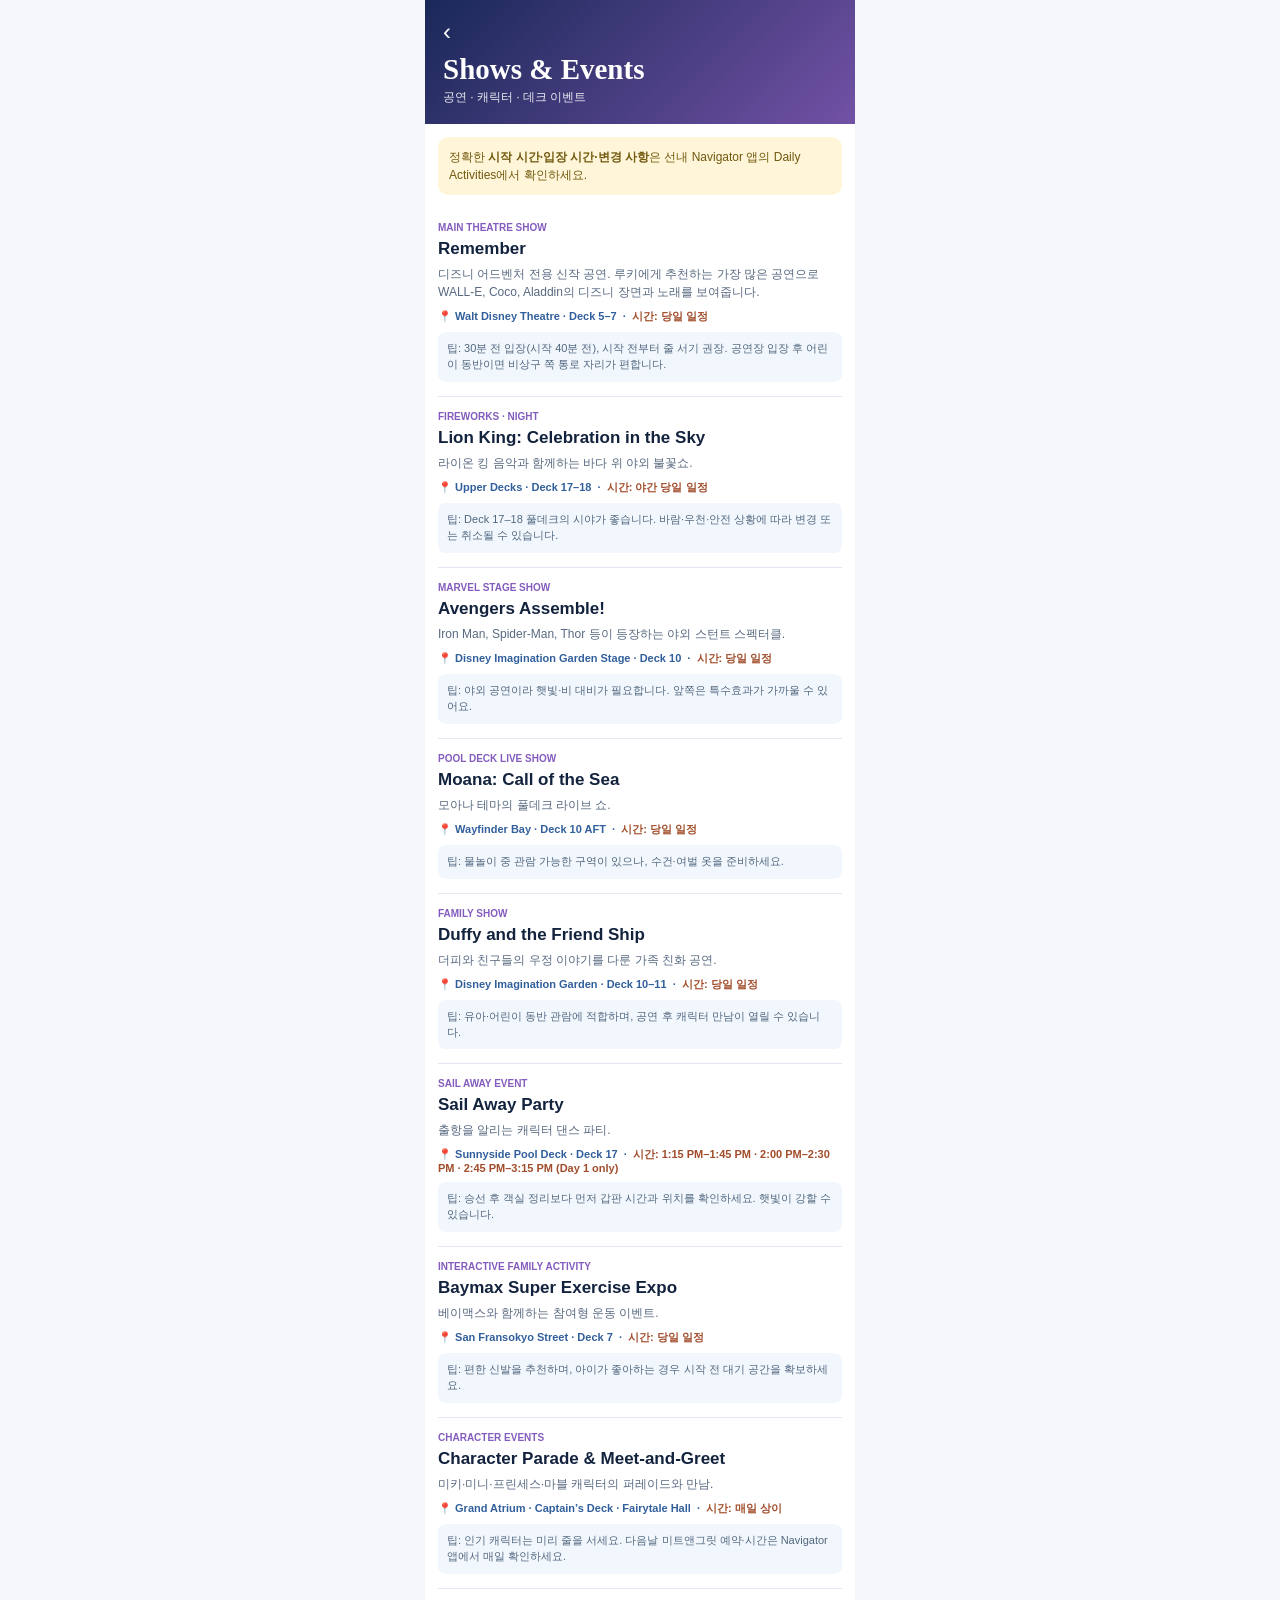
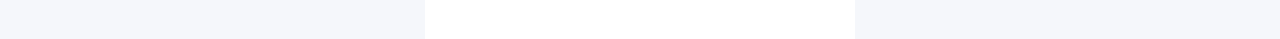
<file: shows-v2.html>
<!doctype html><html lang="ko"><head><meta charset="utf-8"><meta name="viewport" content="width=device-width,initial-scale=1"><title>Disney Adventure · 공연 안내</title><style>*{box-sizing:border-box}body{margin:0;background:#f5f7fb;color:#13233e;font-family:-apple-system,BlinkMacSystemFont,"Segoe UI",sans-serif}.page{max-width:430px;margin:auto;background:#fff;min-height:100vh}.head{padding:18px;color:#fff;background:linear-gradient(135deg,#192858,#7251a5)}.back{color:#fff;text-decoration:none;font-size:24px}.head h1{font-family:Georgia,serif;font-size:29px;margin:7px 0 3px}.head p{margin:0;font-size:12px;opacity:.9}.note{margin:13px;padding:11px;border-radius:10px;background:#fff5d8;color:#72590f;font-size:12px;line-height:1.5}.list{padding:0 13px 50px}.card{padding:14px 0;border-bottom:1px solid #e3e8f0}.kind{font-size:10px;color:#835cbd;font-weight:900}.card h2{font-size:17px;margin:6px 0}.card p{font-size:12px;color:#586980;line-height:1.5;margin:0}.meta{margin-top:8px;font-size:11px;color:#315f9c;font-weight:800}.tips{margin-top:8px;padding:9px;background:#f2f7fd;border-radius:8px;font-size:11px;color:#51677f;line-height:1.45}.time{color:#a14d2b}</style></head><body><main class="page"><header class="head"><a class="back" onclick="if(history.length>1){history.back();return false}" href="disney-adventure-singapore-guide.html">‹</a><h1>Shows & Events</h1><p>공연 · 캐릭터 · 데크 이벤트</p></header><aside class="note">정확한 <b>시작 시간·입장 시간·변경 사항</b>은 선내 Navigator 앱의 Daily Activities에서 확인하세요.</aside><section class="list"><article class="card"><div class="kind">MAIN THEATRE SHOW</div><h2>Remember</h2><p>디즈니 어드벤처 전용 신작 공연. 루키에게 추천하는 가장 많은 공연으로 WALL-E, Coco, Aladdin의 디즈니 장면과 노래를 보여줍니다.</p><div class="meta">📍 Walt Disney Theatre · Deck 5–7 &nbsp;·&nbsp; <span class="time">시간: 당일 일정</span></div><div class="tips">팁: 30분 전 입장(시작 40분 전), 시작 전부터 줄 서기 권장. 공연장 입장 후 어린이 동반이면 비상구 쪽 통로 자리가 편합니다.</div></article><article class="card"><div class="kind">FIREWORKS · NIGHT</div><h2>Lion King: Celebration in the Sky</h2><p>라이온 킹 음악과 함께하는 바다 위 야외 불꽃쇼.</p><div class="meta">📍 Upper Decks · Deck 17–18 &nbsp;·&nbsp; <span class="time">시간: 야간 당일 일정</span></div><div class="tips">팁: Deck 17–18 풀데크의 시야가 좋습니다. 바람·우천·안전 상황에 따라 변경 또는 취소될 수 있습니다.</div></article><article class="card"><div class="kind">MARVEL STAGE SHOW</div><h2>Avengers Assemble!</h2><p>Iron Man, Spider-Man, Thor 등이 등장하는 야외 스턴트 스펙터클.</p><div class="meta">📍 Disney Imagination Garden Stage · Deck 10 &nbsp;·&nbsp; <span class="time">시간: 당일 일정</span></div><div class="tips">팁: 야외 공연이라 햇빛·비 대비가 필요합니다. 앞쪽은 특수효과가 가까울 수 있어요.</div></article><article class="card"><div class="kind">POOL DECK LIVE SHOW</div><h2>Moana: Call of the Sea</h2><p>모아나 테마의 풀데크 라이브 쇼.</p><div class="meta">📍 Wayfinder Bay · Deck 10 AFT &nbsp;·&nbsp; <span class="time">시간: 당일 일정</span></div><div class="tips">팁: 물놀이 중 관람 가능한 구역이 있으나, 수건·여벌 옷을 준비하세요.</div></article><article class="card"><div class="kind">FAMILY SHOW</div><h2>Duffy and the Friend Ship</h2><p>더피와 친구들의 우정 이야기를 다룬 가족 친화 공연.</p><div class="meta">📍 Disney Imagination Garden · Deck 10–11 &nbsp;·&nbsp; <span class="time">시간: 당일 일정</span></div><div class="tips">팁: 유아·어린이 동반 관람에 적합하며, 공연 후 캐릭터 만남이 열릴 수 있습니다.</div></article><article class="card"><div class="kind">SAIL AWAY EVENT</div><h2>Sail Away Party</h2><p>출항을 알리는 캐릭터 댄스 파티.</p><div class="meta">📍 Sunnyside Pool Deck · Deck 17 &nbsp;·&nbsp; <span class="time">시간: 1:15 PM–1:45 PM · 2:00 PM–2:30 PM · 2:45 PM–3:15 PM (Day 1 only)</span></div><div class="tips">팁: 승선 후 객실 정리보다 먼저 갑판 시간과 위치를 확인하세요. 햇빛이 강할 수 있습니다.</div></article><article class="card"><div class="kind">INTERACTIVE FAMILY ACTIVITY</div><h2>Baymax Super Exercise Expo</h2><p>베이맥스와 함께하는 참여형 운동 이벤트.</p><div class="meta">📍 San Fransokyo Street · Deck 7 &nbsp;·&nbsp; <span class="time">시간: 당일 일정</span></div><div class="tips">팁: 편한 신발을 추천하며, 아이가 좋아하는 경우 시작 전 대기 공간을 확보하세요.</div></article><article class="card"><div class="kind">CHARACTER EVENTS</div><h2>Character Parade & Meet-and-Greet</h2><p>미키·미니·프린세스·마블 캐릭터의 퍼레이드와 만남.</p><div class="meta">📍 Grand Atrium · Captain’s Deck · Fairytale Hall &nbsp;·&nbsp; <span class="time">시간: 매일 상이</span></div><div class="tips">팁: 인기 캐릭터는 미리 줄을 서세요. 다음날 미트앤그릿 예약·시간은 Navigator 앱에서 매일 확인하세요.</div></article></section></main></body></html>
</file>
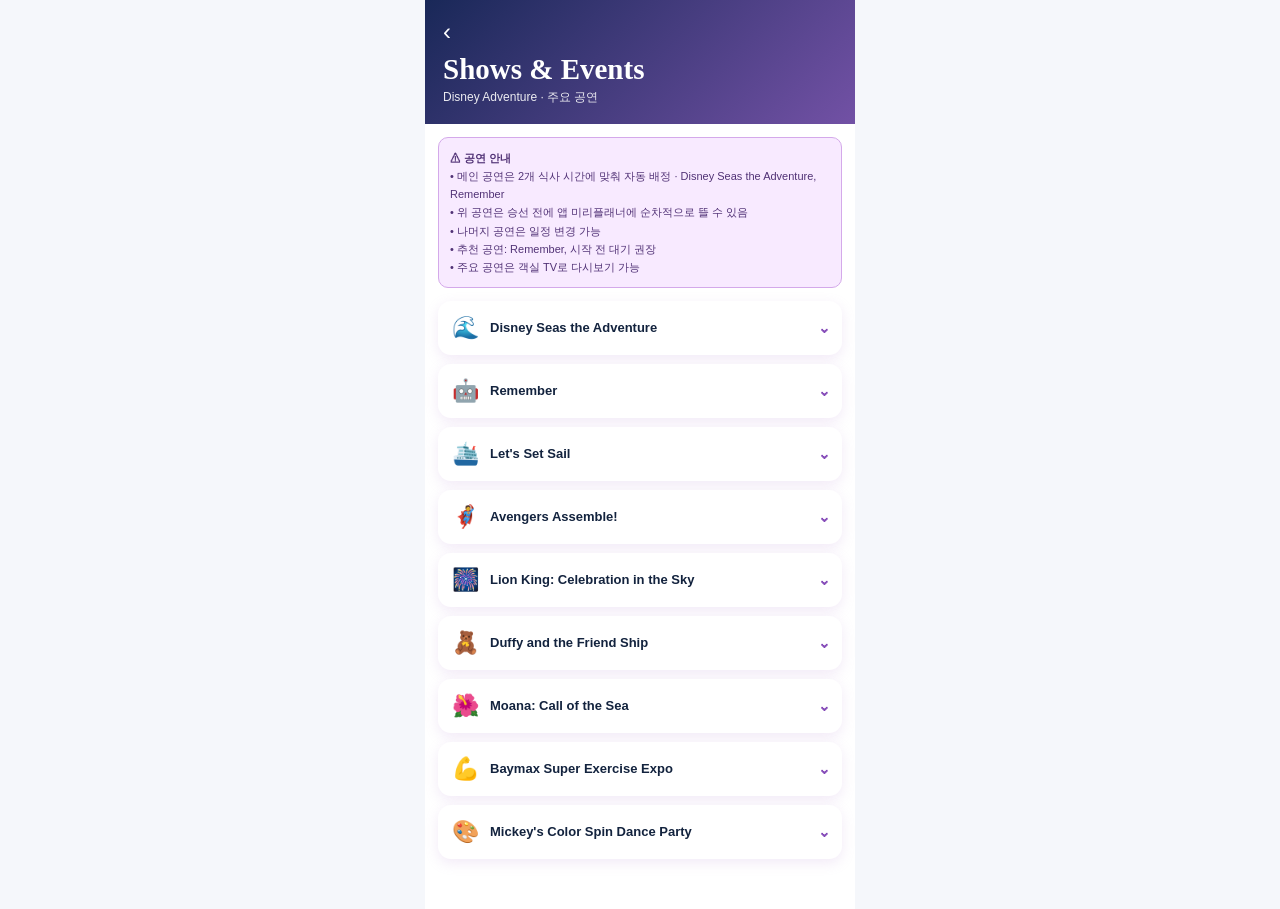
<file: shows-v4.html>
﻿<script>document.addEventListener('DOMContentLoaded',()=>{const q={'Walt Disney Theatre':'Walt Disney Theatre','Garden Stage':'Garden Stage','Toy Story Place':'Toy Story Place','Wayfinder Bay':'Wayfinder Bay'};document.querySelectorAll('.where').forEach(p=>{const key=Object.keys(q).find(k=>p.textContent.includes(k));if(key){const label=p.textContent.replace('• 위치: ','');p.innerHTML='• 위치: <a href="deck-plan.html?q='+encodeURIComponent(q[key])+'">'+label+'</a>'}})})</script><!doctype html><html lang="ko"><head><meta charset="utf-8"><meta name="viewport" content="width=device-width,initial-scale=1"><title>공연 안내</title><style>*{box-sizing:border-box}body{margin:0;background:#f5f7fb;color:#13233e;font-family:-apple-system,BlinkMacSystemFont,"Segoe UI",sans-serif}.page{max-width:430px;min-height:100vh;margin:auto;background:#fff}.head{padding:18px;color:#fff;background:linear-gradient(135deg,#192858,#7251a5)}.back{color:#fff;text-decoration:none;font-size:24px}.head h1{font-family:Georgia,serif;font-size:29px;margin:7px 0 3px}.head p{margin:0;font-size:12px;opacity:.9}.note{margin:13px;padding:11px;border-radius:10px;background:#f8eaff;border:1px solid #d4a9ea;color:#513276;font-size:11px;line-height:1.65}.list{display:grid;gap:9px;padding:0 13px 50px}.show{border:0;border-radius:13px;background:#fff;box-shadow:0 4px 13px #b98dd530;overflow:hidden}.show summary{list-style:none;display:flex;align-items:center;gap:11px;padding:14px;font-size:13px;font-weight:900;cursor:pointer}.show summary::-webkit-details-marker{display:none}.show summary:after{content:'⌄';margin-left:auto;color:#8145b6;font-size:18px}.show[open] summary:after{content:'⌃'}.icon{font-size:22px}.detail{padding:0 15px 15px;border-top:1px solid #eee2f4;font-size:12px;color:#58647e;line-height:1.55}.detail p{margin:10px 0 0}.where{font-weight:800;color:#38649c}.tip{padding:8px;background:#f3f7fd;border-radius:7px;color:#52667f}</style></head><body><main class="page"><header class="head"><a class="back" onclick="if(history.length>1){history.back();return false}" href="disney-adventure-singapore-guide.html">‹</a><h1>Shows & Events</h1><p>Disney Adventure · 주요 공연</p></header><aside class="note"><b>⚠ 공연 안내</b><br>• 메인 공연은 2개 식사 시간에 맞춰 자동 배정 · Disney Seas the Adventure, Remember<br>• 위 공연은 승선 전에 앱 미리플래너에 순차적으로 뜰 수 있음<br>• 나머지 공연은 일정 변경 가능<br>• 추천 공연: Remember, 시작 전 대기 권장<br>• 주요 공연은 객실 TV로 다시보기 가능</aside><section class="list"><details class="show"><summary><span class="icon">🌊</span>Disney Seas the Adventure</summary><div class="detail"><p class="where">• 위치: Walt Disney Theatre 📍</p><p>• 시간: 2:00PM, 6:00PM, 8:30PM (Day1~2, 식사 시간 따라 자동 배정)</p><p>• DCL 시그니처 공연 (어드벤처호의 또 다른 크루즈에서 큰 호응)</p><p class="tip">• 스토리: 멀티 미니의 조수 꾸미기 길을 잃은 뒤 다양한 디즈니 캐릭터들을 만나 용기와 자신감을 되찾는 여정을 그린 공연.</p></div></details><details class="show"><summary><span class="icon">🤖</span>Remember</summary><div class="detail"><p class="where">• 위치: Walt Disney Theatre 📍</p><p>• 시간: 2:00PM, 6:00PM, 8:30PM (Day3~4, 식사 시간 따라 자동 배정)</p><p>• 디즈니 어드벤처호 전용 신작 공연, 루키에게 추천이 가장 많은 공연</p><p>• 스토리: WALL-E가 과거의 덧없는 디저 흥신기기 위해, 좋아하던 디즈니 장면·노래를 보여주는 구성</p><p>• WALL-E와 코코 영상이 미리 보고 가면 몰입도가 훨씬 높음</p><p class="tip">• 30분 전 입장(시작 40분 전), 시작 전부터 줄 서기 권장 · 어린이 동반이면 비상구 쪽 통로 자리가 편함</p></div></details><details class="show"><summary><span class="icon">🛳️</span>Let's Set Sail</summary><div class="detail"><p class="where">• 위치: Garden Stage 📍</p><p>• 시간: 1:15PM~1:45PM / 2:00PM~2:30PM / 2:45PM~3:15PM (Day1 only)</p><p class="tip">• 메인 캐릭터들과 함께하는 출항 파티, 뱃고동 소리가 포인트</p></div></details><details class="show"><summary><span class="icon">🦸</span>Avengers Assemble!</summary><div class="detail"><p class="where">• 위치: Garden Stage 📍</p><p>• 시간: 6:15PM~6:45PM / 8:45PM~9:15PM (Day3~4)</p><p>• 큰 전광판 + 배우들이 가든 곳곳에서 등장하는 형태의 공연</p><p class="tip">• 시간 임박해서 가면 Deck 10 입장 차단 → Deck 11로 우회 입장</p></div></details><details class="show"><summary><span class="icon">🎆</span>Lion King: Celebration in the Sky</summary><div class="detail"><p class="where">• 위치: Deck 17·18, Toy Story Place (유료 좌석) 📍</p><p>• 시간: 10:30PM~10:45PM (Day2 only)</p><p>• 라이온 킹 불꽃쇼</p><p>• 발사 위치: 우현(starboard) 바다 방향 → 우현 베란다 객실에서 정면뷰</p><p>• 유료 좌석 옵션: 어른 $49 / 아이 $39 (지정 좌석 + 음료 + 디저트 + 샴페인)</p><p>• 무료 관람은 Deck 18 3~40분 전, Deck 17 Sunnyside 풀 근처는 20분 전 권장</p></div></details><details class="show"><summary><span class="icon">🧸</span>Duffy and the Friend Ship</summary><div class="detail"><p class="where">• 위치: Garden Stage 📍</p><p>• 시간: 9:00AM~9:30AM / 10:00AM~10:30AM / 11:00AM~11:30AM (Day3 only)</p><p>• 항차에 따라 날짜, 시간 변동 있음</p><p class="tip">• 더피와 친구들 테마의 공연, 사랑스러운 분위기</p></div></details><details class="show"><summary><span class="icon">🌺</span>Moana: Call of the Sea</summary><div class="detail"><p class="where">• 위치: Wayfinder Bay 📍</p><p>• 시간: 9:30AM~10:00AM / 10:30AM~11:00AM (Day2~3)</p><p>• 항차에 따라 날짜, 시간 변동 있음, 날씨에 따라 없는 날도 있음</p><p class="tip">• 모아나 뱃머리존 축지만 깔고 데워서 퍼포먼스 된다는 후기 많음</p></div></details><details class="show"><summary><span class="icon">💪</span>Baymax Super Exercise Expo</summary><div class="detail"><p class="where">• 위치: Garden Stage 📍</p><p>• 시간: 9:15AM~9:45AM(Day4), 7:00PM~7:30PM(Day1), 8:45PM~9:15PM(Day1)</p><p class="tip">• 베이맥스와 함께하는 운동/체조 이벤트</p></div></details><details class="show"><summary><span class="icon">🎨</span>Mickey's Color Spin Dance Party</summary><div class="detail"><p class="where">• 위치: Garden Stage 📍</p><p>• 시간: 10:30AM~11:00AM(Day4)</p><p class="tip">• 미키·미니와 함께 컬러풀 댄스 파티</p></div></details></section></main></body></html>
</file>
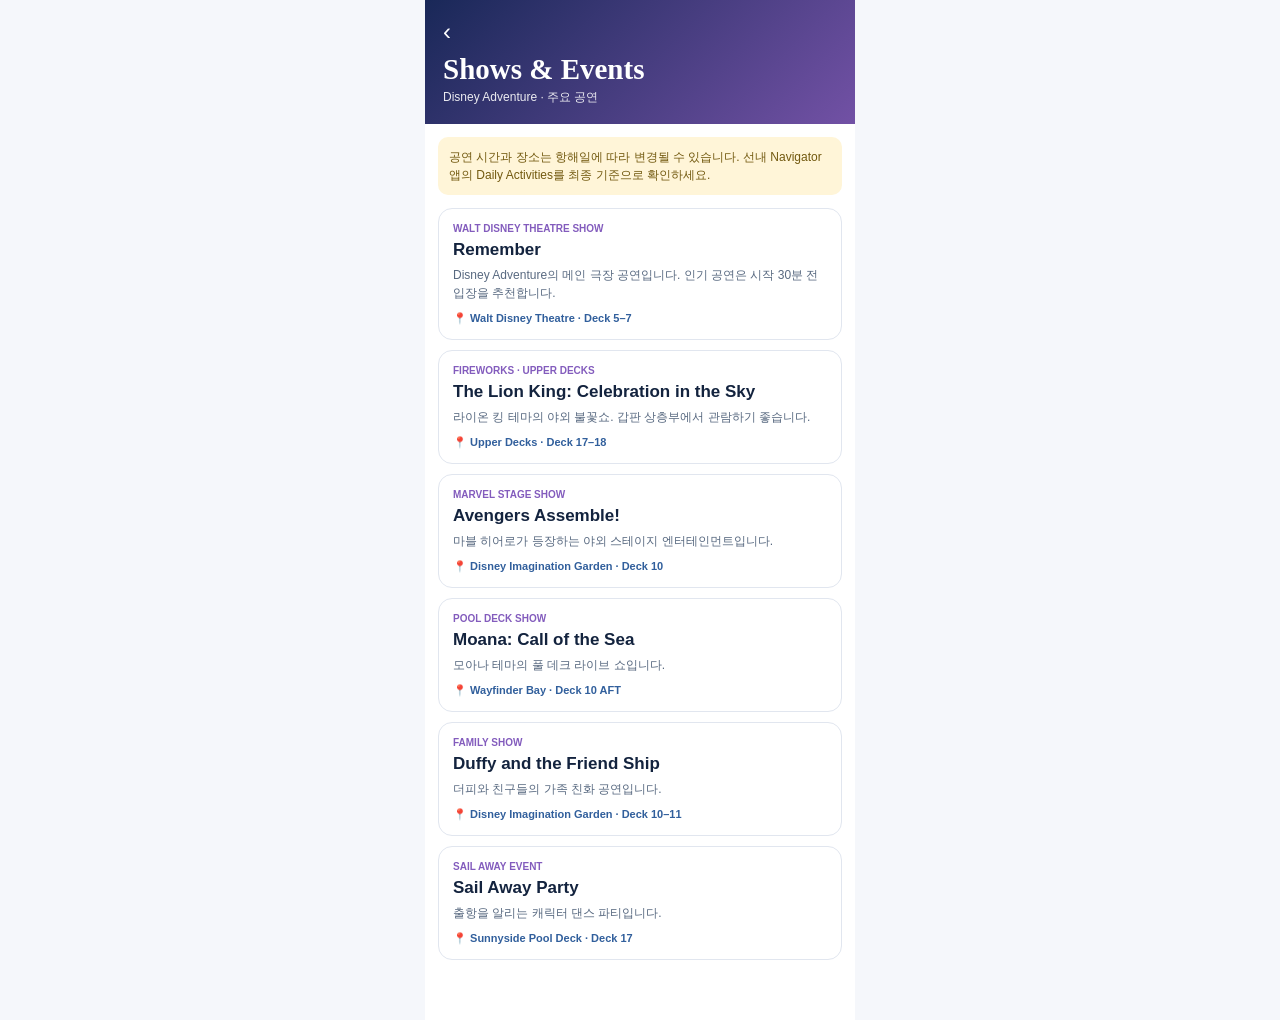
<file: shows.html>
<!doctype html><html lang="ko"><head><meta charset="utf-8"><meta name="viewport" content="width=device-width,initial-scale=1"><title>Disney Adventure · 공연</title><style>*{box-sizing:border-box}body{margin:0;background:#f5f7fb;color:#13233e;font-family:-apple-system,BlinkMacSystemFont,"Segoe UI",sans-serif}.page{max-width:430px;min-height:100vh;margin:auto;background:#fff}.head{padding:18px;color:#fff;background:linear-gradient(135deg,#192858,#7251a5)}.back{color:#fff;text-decoration:none;font-size:24px}.head h1{font-family:Georgia,serif;font-size:29px;margin:7px 0 3px}.head p{margin:0;font-size:12px;opacity:.9}.note{margin:13px;padding:11px;border-radius:10px;background:#fff5d8;color:#72590f;font-size:12px;line-height:1.5}.list{display:grid;gap:10px;padding:0 13px 60px}.card{padding:14px;border:1px solid #e1e6ef;border-radius:14px;background:#fff}.tag{font-size:10px;color:#835cbd;font-weight:900}.card h2{font-size:17px;margin:6px 0}.card p{font-size:12px;color:#586980;line-height:1.5;margin:0}.where{margin-top:10px;font-size:11px;color:#315f9c;font-weight:800}</style></head><body><main class="page"><header class="head"><a class="back" onclick="if(history.length>1){history.back();return false}" href="disney-adventure-singapore-guide.html">‹</a><h1>Shows & Events</h1><p>Disney Adventure · 주요 공연</p></header><aside class="note">공연 시간과 장소는 항해일에 따라 변경될 수 있습니다. 선내 Navigator 앱의 Daily Activities를 최종 기준으로 확인하세요.</aside><section class="list"><article class="card"><div class="tag">WALT DISNEY THEATRE SHOW</div><h2>Remember</h2><p>Disney Adventure의 메인 극장 공연입니다. 인기 공연은 시작 30분 전 입장을 추천합니다.</p><div class="where">📍 Walt Disney Theatre · Deck 5–7</div></article><article class="card"><div class="tag">FIREWORKS · UPPER DECKS</div><h2>The Lion King: Celebration in the Sky</h2><p>라이온 킹 테마의 야외 불꽃쇼. 갑판 상층부에서 관람하기 좋습니다.</p><div class="where">📍 Upper Decks · Deck 17–18</div></article><article class="card"><div class="tag">MARVEL STAGE SHOW</div><h2>Avengers Assemble!</h2><p>마블 히어로가 등장하는 야외 스테이지 엔터테인먼트입니다.</p><div class="where">📍 Disney Imagination Garden · Deck 10</div></article><article class="card"><div class="tag">POOL DECK SHOW</div><h2>Moana: Call of the Sea</h2><p>모아나 테마의 풀 데크 라이브 쇼입니다.</p><div class="where">📍 Wayfinder Bay · Deck 10 AFT</div></article><article class="card"><div class="tag">FAMILY SHOW</div><h2>Duffy and the Friend Ship</h2><p>더피와 친구들의 가족 친화 공연입니다.</p><div class="where">📍 Disney Imagination Garden · Deck 10–11</div></article><article class="card"><div class="tag">SAIL AWAY EVENT</div><h2>Sail Away Party</h2><p>출항을 알리는 캐릭터 댄스 파티입니다.</p><div class="where">📍 Sunnyside Pool Deck · Deck 17</div></article></section></main></body></html>
</file>
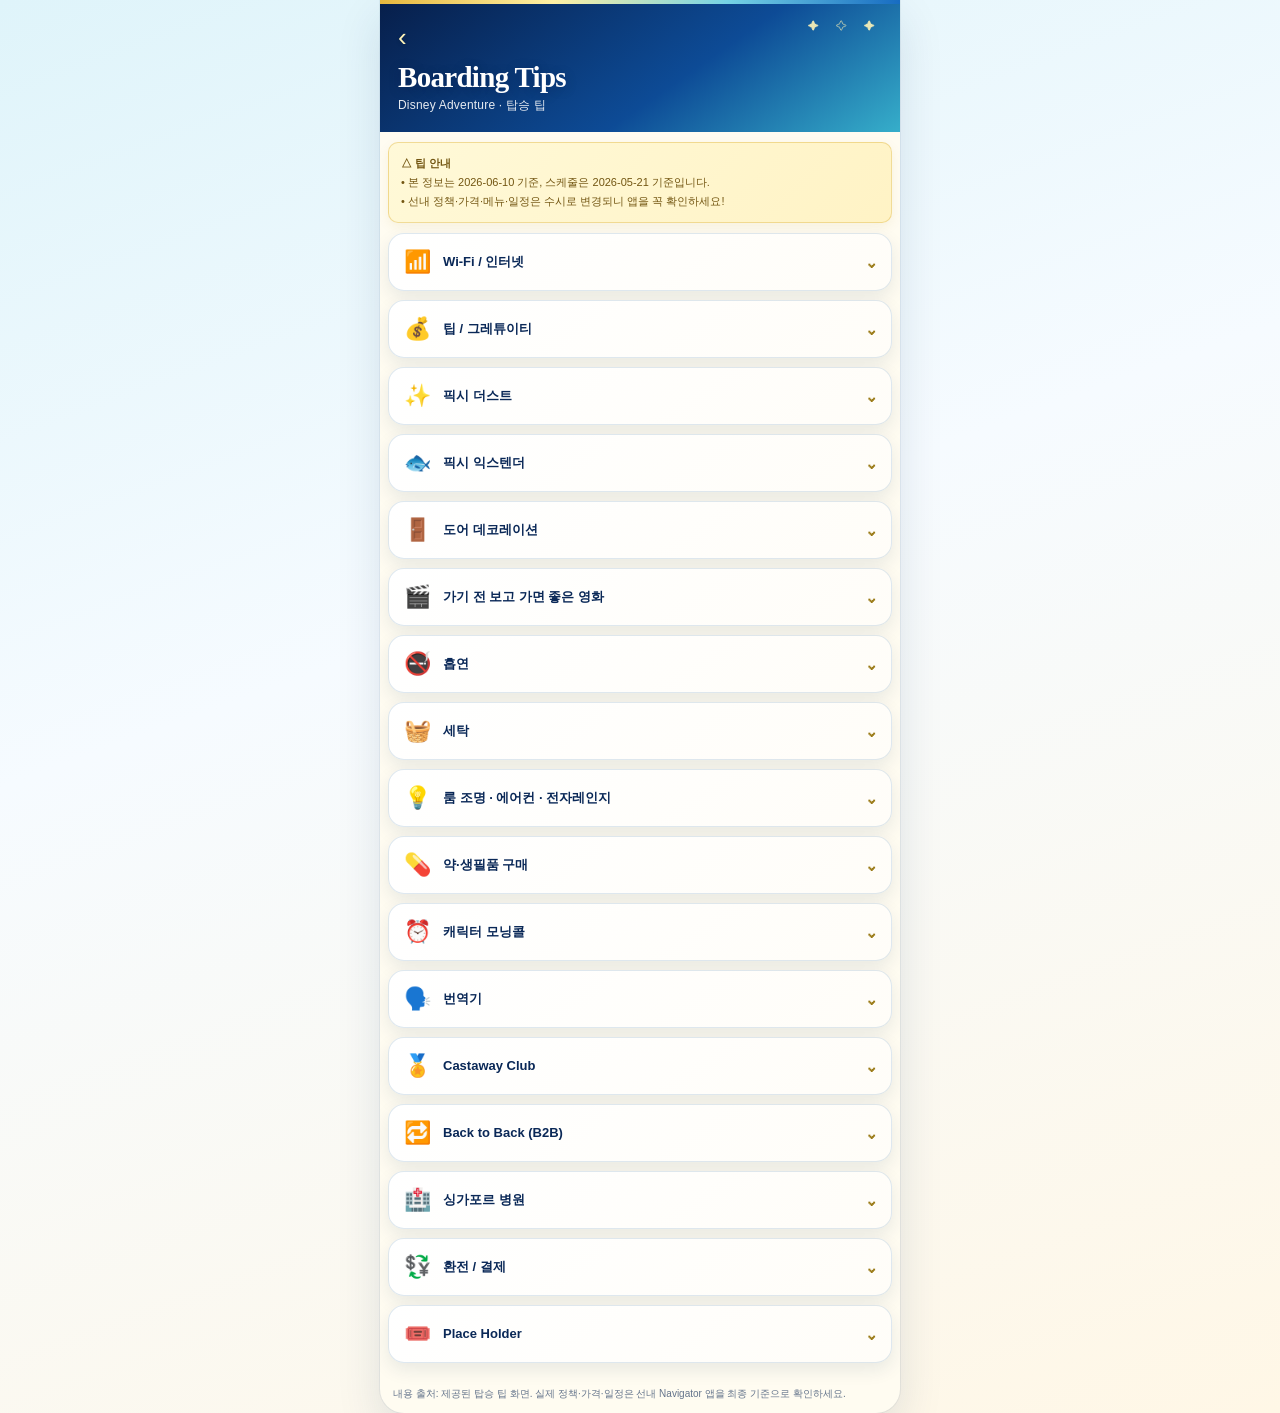
<file: tips.html>
<!doctype html>
<link rel="stylesheet" href="cruise-theme.css">
<html lang="ko"><head><meta charset="utf-8"><meta name="viewport" content="width=device-width,initial-scale=1,viewport-fit=cover"><title>Disney Adventure · 탑승 팁</title><style>
:root{--navy:#102c5b;--ink:#253247;--muted:#627087;--gold:#9a7a16;--line:#e7ddb9}*{box-sizing:border-box}body{margin:0;background:#fbf5df;color:var(--ink);font-family:-apple-system,BlinkMacSystemFont,"Segoe UI",sans-serif}.page{max-width:520px;min-height:100vh;margin:auto;background:#fffcf1}.head{padding:18px;color:#fff;background:linear-gradient(145deg,#102c5b,#3969ad)}.back{color:#fff;text-decoration:none;font-size:26px}.head h1{margin:8px 0 3px;font-family:Georgia,serif;font-size:29px}.head p{margin:0;font-size:12px;opacity:.9}.notice{margin:10px 8px;padding:11px 12px;border:1px solid #e3cf84;border-radius:10px;background:#fff8d9;color:#735c19;font-size:11px;line-height:1.72}.accordions{display:grid;gap:9px;padding:0 8px 24px}.group{border-radius:14px;background:#fff;box-shadow:0 5px 14px #806d2818;overflow:hidden}.group summary{display:flex;align-items:center;gap:12px;padding:14px;list-style:none;cursor:pointer;font-size:13px;font-weight:900}.group summary::-webkit-details-marker{display:none}.group>summary:after{content:'⌄';margin-left:auto;color:var(--gold);font-size:19px}.group[open]>summary:after{content:'⌃'}.emoji{font-size:22px}.body{padding:0 15px 14px;border-top:1px solid #f1ead5;color:#4e5969;font-size:11px;line-height:1.65}.body ul{margin:8px 0;padding-left:15px}.body li{margin:2px 0}.body li::marker{color:#ad8a16}.body b{color:#3c485a}.sub{margin-top:9px;color:#78601b;font-weight:900}.map{color:#887018;text-decoration:none;font-weight:800}.table{width:100%;margin-top:9px;border-collapse:separate;border-spacing:0;border:1px solid #8d9aa3;border-radius:7px;overflow:hidden;font-size:9px;text-align:center}.table th,.table td{padding:6px 3px;border-right:1px solid #aeb9c0;border-bottom:1px solid #aeb9c0}.table th:last-child,.table td:last-child{border-right:0}.table tr:last-child td{border-bottom:0}.table th{background:#374a54;color:#fff}.table td:first-child{font-weight:800;background:#f2f5f6}.table td:nth-child(3){background:#fff8dc}.table td:nth-child(5){background:#f6eff9}.source{margin:0 13px 12px;color:#718096;font-size:10px;line-height:1.4}.nav{position:sticky;bottom:0;display:flex;justify-content:space-around;padding:8px 20px calc(8px + env(safe-area-inset-bottom));border-top:1px solid #e7dfc7;background:#fffffff2;color:#77849a;font-size:10px;text-align:center}.nav a{color:inherit;text-decoration:none}.nav a.active{color:#8c7116;font-weight:900}.nav span{display:block;font-size:18px;line-height:22px}</style></head><body><main class="page"><header class="head"><a class="back" onclick="if(history.length>1){history.back();return false}" href="disney-adventure-singapore-guide.html">‹</a><h1>Boarding Tips</h1><p>Disney Adventure · 탑승 팁</p></header>
<aside class="notice"><b>△ 팁 안내</b><br>• 본 정보는 2026-06-10 기준, 스케줄은 2026-05-21 기준입니다.<br>• 선내 정책·가격·메뉴·일정은 수시로 변경되니 앱을 꼭 확인하세요!</aside>
<section class="accordions">
<details class="group"><summary><span class="emoji">📶</span>Wi‑Fi / 인터넷</summary><div class="body"><ul><li>해상에서는 인터넷 안 됨 → 디즈니 크루즈 앱과 왓츠앱, 아이메시지만 가능</li><li>일반 로밍/이심은 항구에서는 사용 가능 → 첫날 오후 4시~5시 사용 가능 → 하선 날 새벽 5시 사용 가능</li><li>그 외의 인터넷 사용은 와이파이 패키지 구매해야 함</li><li>패키지(표준/프리미엄): 표준도 충분<br>· 1박: $26/$42<br>· 3박 풀타임: $66/$105<br>· 4박 풀타임: $88/$140</li><li>크루즈는 블루투스 테더링으로 와이파이 공유 가능 (아이폰은 안 됨)</li><li>유료 패키지 공유: 한 명만 구매, 사용 끝나면 로그아웃 → 다른 기기에서 와이파이 구매한 계정으로 로그인 → 나 외 다 풀기</li><li>건시어지는 1일 무료</li></ul></div></details>
<details class="group"><summary><span class="emoji">💰</span>팁 / 그레튜이티</summary><div class="body"><ul><li>기본 팁(그레튜이티)가 있기 때문에 나머지 팁은 선택사항<br>· 일반 룸: 1인 1박 $14~16 / 4박 일반 1인 총 약 $48<br>· 컨시어지: 1인 1박 약 $27.25 / 4박 1인 총 약 $109</li><li>룸서비스: 메뉴당 $1~2, 트레이당 $5 권장이나 2년 6월 1일 항차부터 서비스 요금 부과되어 추가 팁은 선택사항</li><li>환율 좋을 때 미리 Pre-paid Gratuities 결제 권장 (앱)</li><li>싱가포르 시내는 팁 문화 없음 (서비스차지 포함)</li></ul></div></details>
<details class="group"><summary><span class="emoji">✨</span>픽시 더스트</summary><div class="body"><ul><li>정의: 다른 객실 문에 작은 선물을 걸어주는 DCL 시그니처 문화</li><li>준비물: 대략 $50~100개 준비하지만 부족하다는 후기가 다수</li><li>두 종류 추천<br>· 다수에게 줄 저렴이: 모키링, 멘토스, 사탕/초콜릿, 스티커<br>· 친해진 친구에게 줄 좋은 선물: 작은 굿즈 (10개 정도)</li><li>방번호가 번지면 픽시 스티커 또는 명함을 출력해서 선물에 포장해 붙이는 것을 추천</li></ul></div></details>
<details class="group"><summary><span class="emoji">🐟</span>픽시 익스텐더</summary><div class="body"><ul><li>같은 항차 크루저끼리 사전 매칭 후 선물 교환</li><li>항차 페이스북 그룹에서 모집 (그룹별 5팀 정도)</li><li>페이스북에서 Disney cruise adventure + 해당 항차 검색하고 FE 모집 뜨면 신청</li><li>픽시 더스트와 별개 → 선물만 참여해도 OK</li><li>모집/운영 방식은 항차별로 다름</li><li>같은 그룹원의 취향에 맞춰 픽시 더스트보다 좋은 퀄리티의 선물을 준비</li></ul></div></details>
<details class="group"><summary><span class="emoji">🚪</span>도어 데코레이션</summary><div class="body"><ul><li>객실 문에 디즈니 캐릭터 데코로 꾸미기</li><li>스테이퍼 자석(Magnet) 구매 → 자석(네임텍) 가능</li><li>자석 후크 / 자석 가랜드 / 자석 네임텍 필수 (한국 다이소/쿠팡)</li><li>문꾸 화려하면 픽시 더스트 많이 받을 수 있음</li><li>26년 6월부터는 무광마그네트만 가능, 기존 바꾸기는 괜찮음</li><li>벽 일부나 문을 조금 넘어가는 사이즈는 크게 제재하지 않는 것으로 보임</li><li>문 사이즈: 73cm X 197cm</li></ul></div></details>
<details class="group"><summary><span class="emoji">🎬</span>가기 전 보고 가면 좋은 영화</summary><div class="body"><ol><li>월-E (WALL-E) — 신작 “Remember” 주인공</li><li>코코</li><li>어벤져스 시리즈</li><li>빅 히어로</li><li>모아나</li><li>스티치</li><li>공주 만화</li><li>미키마우스 시리즈</li><li>라이언킹 (불꽃놀이 OST)</li><li>그 외 디즈니/픽사 전반</li></ol></div></details>
<details class="group"><summary><span class="emoji">🚭</span>흡연</summary><div class="body"><ul><li>싱가포르는 전자담배 전면 금지</li><li>선내 흡연실<br>· Deck 7 선측 쪽 후면, 외부 데크<br>· Deck 17 선측 쪽 후면, 컨시어지 라운지 (컨시어지 전용)<br>· Deck 18 선미 쪽 좌현, 마블 랜딩 인피니티 풀 선데</li></ul></div></details>
<details class="group"><summary><span class="emoji">🧺</span>세탁</summary><div class="body"><ul><li>위치: Fairytale Fresh Laundry (Deck 16 MID) 📍</li><li>세탁기 $3.5, 건조기 $3.5, 세제 $1.5</li><li>결제 카드 가능, 다만 카드는 필요함</li><li>24시간 운영, 건조기는 여유있으나 세탁기는 붐빔</li><li>세탁, 건조 완료 시 앱으로 알림 발생</li><li>수건 하나 세탁 시 약 1시간 30분</li><li>세제, 세탁망 챙겨가기 권장, 세탁망 $25 부과</li></ul></div></details>
<details class="group"><summary><span class="emoji">💡</span>룸 조명 · 에어컨 · 전자레인지</summary><div class="body"><ul><li>조명 버튼은 길게 누르면 밝기 조절 가능</li><li>매트리스에서 아래에 do not disturb 버튼이 있어서 눌릴 때가 많음</li><li>발코니 문 열면 에어컨이 자동으로 꺼짐</li><li>에어컨 조절 버튼으로 발견착 2칸 정도 오게하면 밤에 안추움</li><li>전자레인지 없음</li></ul></div></details>
<details class="group"><summary><span class="emoji">💊</span>약·생필품 구매</summary><div class="body"><ul><li>위치: World of Disney 우측 매장 (Deck 5 MID) 📍</li><li>아래 항목을 World of Disney 오른쪽 살 카운터 옆에서 판매<br>· 감기 알레르기약 (Benadryl, Tylenol 같은 박스들)<br>· 멀미약 (Dramamine)<br>· 코막힘·비염 스프레이<br>· 인공눈물 / 안약<br>· 손 소독제, 로션, 바디용품<br>· 칫솔·치약, 구강용품<br>· 밴드, 상처 치료용품<br>· 유아용품 (젖병, 아기 물티슈, 기저귀)<br>· 생리대, 위생용품<br>· 양말, 속옷 같은 간단한 의류<br>· 벌레퇴치제, 선크림 등 의약용품</li></ul></div></details>
<details class="group"><summary><span class="emoji">⏰</span>캐릭터 모닝콜</summary><div class="body"><ul><li>객실 내 비치된 전화기의 wakeup call - 전화 원하는 시간 4자리를 입력 (예: 오전 7시 → 0700)</li></ul></div></details>
<details class="group"><summary><span class="emoji">🗣️</span>번역기</summary><div class="body"><ul><li>파파고 오프라인 사용 법: 파파고 앱 왼쪽 상단에 메뉴 누르고 오프라인 번역 선택 → 언어팩 다운로드</li><li>갤럭시 최신 기종의 경우 상단 메뉴의 통역 기능으로 오프라인 사용 가능</li></ul></div></details>
<details class="group"><summary><span class="emoji">🏅</span>Castaway Club</summary><div class="body"><ul><li>디즈니 크루즈 멤버십 로열티 프로그램</li><li>탑승 횟수가 쌓일수록 예약·체크인 시점이 빨라지고 시그니처 혜택이 추가됨</li><li>첫 크루즈 후 하선하면 자동으로 실버 가입 → 다음 예약부터 하루 먼저 예약 가능</li></ul><table class="table"><tr><th>구분</th><th>🥈 실버</th><th>🥇 골드</th><th>💎 플래티넘</th><th>🐚 펄</th></tr><tr><td>자격 (탑승 횟수)</td><td>1회</td><td>5회 이상</td><td>10회 이상</td><td>25회 이상</td></tr><tr><td>액티비티 예약 (탑승 전)</td><td>90일</td><td>105일</td><td>120일</td><td>123일</td></tr><tr><td>체크인 (탑승 전)</td><td>33일</td><td>35일</td><td>38일</td><td>40일</td></tr><tr><td>선예약 (일반 공개일보다)</td><td>1일 먼저</td><td>2일 먼저</td><td>3일 먼저</td><td>4일 먼저</td></tr><tr><td>대표 혜택</td><td>전용 딥니날·환영 선물</td><td>선상 리셉션·할인</td><td>Palo 무료 디너</td><td>무제한 사진 패키지</td></tr></table></div></details>
<details class="group"><summary><span class="emoji">🔁</span>Back to Back (B2B)</summary><div class="body"><ul><li>여러개의 항차를 이어서 탑승</li><li>늦게 배고 먼저 탑승함</li><li>승선 전에 먼저 B2B 이용 예정임을 디즈니 크루즈측에 알려야 함</li><li>두 번째 승선 시 실버 등급으로 기념품 수령 가능</li></ul></div></details>
<details class="group"><summary><span class="emoji">🏥</span>싱가포르 병원</summary><div class="body"><ul><li><b>글레니글스 병원 (Gleneagles Hospital)</b><br>· 특징: 병원 내에 한국인 환자를 전담하는 서비스센터나 한국인의사가 상주하는 경우가 많아 한국인 여행객들이 가장 선호하는 대형 사립 병원<br>· 위치: 6A Napier Rd (오차드 거리 가는 근처, 마리나에서 차로 약 15~20분)</li><li><b>래플스 병원 (Raffles Hospital)</b><br>· 특징: 시내 중심(부기스 인근)에 있어 마리나 베이에서 매우 가까움, 한국인 전담 코디네이터가 있어 진료 예약과 통역 지원, 24시간 응급실 운영<br>· 위치: 585 North Bridge Rd (마리나에서 차로 약 5~10분)</li></ul></div></details>
<details class="group"><summary><span class="emoji">💱</span>환전 / 결제</summary><div class="body"><ul><li>선내 결제는 달러로 통일 (객실 카드에 등록한 카드로 결제)</li><li>충전식 지갑 카드의 경우 선내 무료 와이파이로 카드 충전 불가, 사전에 미리 충전하기</li><li>미리 달러 소액 (팁) 현금 미리 준비</li></ul></div></details>
<details class="group"><summary><span class="emoji">🎟️</span>Place Holder</summary><div class="body"><ul><li>승선한 동안 앱에서 구매 가능 $250</li><li>2배 디즈니 크루즈 예약 시 10% 할인</li><li>일부 크루즈라인은 25%까지 할인도 있으나 어드벤처는 해당 없음</li><li>컨시어지, 스위트에는 적용 불가</li><li>미사용 시 환불</li><li>Place Holder 2개 구입 시 방 2개 예약 해야 함. 따로 1항차씩 예약 불가.</li></ul></div></details>
</section><p class="source">내용 출처: 제공된 탑승 팁 화면. 실제 정책·가격·일정은 선내 Navigator 앱을 최종 기준으로 확인하세요.</p></main></body></html>
</file>
<file: cruise-theme.css>
/* Shared Disney Cruise-inspired visual layer */
:root{--cruise-navy:#0a2857;--cruise-blue:#176cc2;--cruise-aqua:#76d3e5;--cruise-gold:#e7b83e;--cruise-paper:#fffdf7;--cruise-ink:#132b50}
body{background:linear-gradient(160deg,#dff4fa 0,#f6fbff 42%,#fff7e6 100%)!important;color:var(--cruise-ink)!important}
.app,.page{position:relative;box-shadow:0 0 0 1px rgba(12,52,93,.06),0 18px 45px rgba(12,52,93,.12)}
.app:before,.page:before{content:"";display:block;height:4px;background:linear-gradient(90deg,var(--cruise-gold),#fff0a4,var(--cruise-aqua),var(--cruise-blue))}
.hero,.head{position:relative!important;overflow:hidden;background:linear-gradient(145deg,#071f4b,#0d4b96 58%,#36aeca)!important}
.hero:before,.head:before{content:"✦  ✧  ✦";position:absolute;right:18px;top:16px;color:#fff4b8;letter-spacing:7px;font-size:11px;opacity:.9}
.hero h1,.head h1{letter-spacing:-.7px;text-shadow:0 2px 12px rgba(0,16,56,.25)}
.hero p,.head p{letter-spacing:.2px}
.back{color:#fff4b8!important;text-shadow:0 1px 4px rgba(0,0,0,.2)}
.card,.group,.show,.summary,.event{border:1px solid rgba(21,91,150,.14)!important;box-shadow:0 7px 18px rgba(11,49,92,.09)!important;background:linear-gradient(145deg,#fff 0,#fffdf8 100%)!important}
.card{border-radius:19px!important}.card .icon{box-shadow:inset 0 0 0 1px rgba(20,101,175,.12),0 4px 8px rgba(26,90,150,.1)}
.card h3,.group summary,.show summary,.event h3{color:var(--cruise-navy)}
.card:active,.group summary:active,.show summary:active{transform:scale(.985)}
.notice,.note,.hint{border:1px solid rgba(219,171,45,.38)!important;background:linear-gradient(135deg,#fff9d8,#fff3c5)!important;color:#735612!important;box-shadow:0 4px 12px rgba(151,112,15,.08)}
.group,.show{border-radius:16px!important}.group summary,.show summary{padding:15px!important}.group[open],.show[open]{box-shadow:0 10px 23px rgba(12,67,126,.14)!important}
.item{border-color:#b8ddea!important;background:#fff!important}.item strong,.item-details b{color:#116f89!important}
button,.save,.add{box-shadow:0 4px 9px rgba(9,43,87,.12)}
.save,.add{background:linear-gradient(135deg,#f2cf5a,#dca62f)!important;color:#102c5b!important}
input,select{border-color:#b9d5e8!important;background:#fffef9!important}input:focus,select:focus{outline:3px solid rgba(94,194,220,.25);border-color:#38a9c5!important}
.source{color:#64748b!important}
/* Main screen sixth card is My Schedule. */
.grid .card:nth-child(6) .icon{font-size:0}.grid .card:nth-child(6) .icon:after{content:'🗓️';font-size:22px}.grid .card:nth-child(6) h3,.grid .card:nth-child(6) p{font-size:0}.grid .card:nth-child(6) h3:after{content:'내 일정';font-size:16px}.grid .card:nth-child(6) p:after{content:'항해 일자별 스케줄을 직접 계획하고 저장';font-size:12px;line-height:1.45;color:#64738d}
@media (min-width:560px){.app,.page{border-radius:0 0 24px 24px;overflow:hidden}}
/* refreshed 2026-07-19 */
</file>
